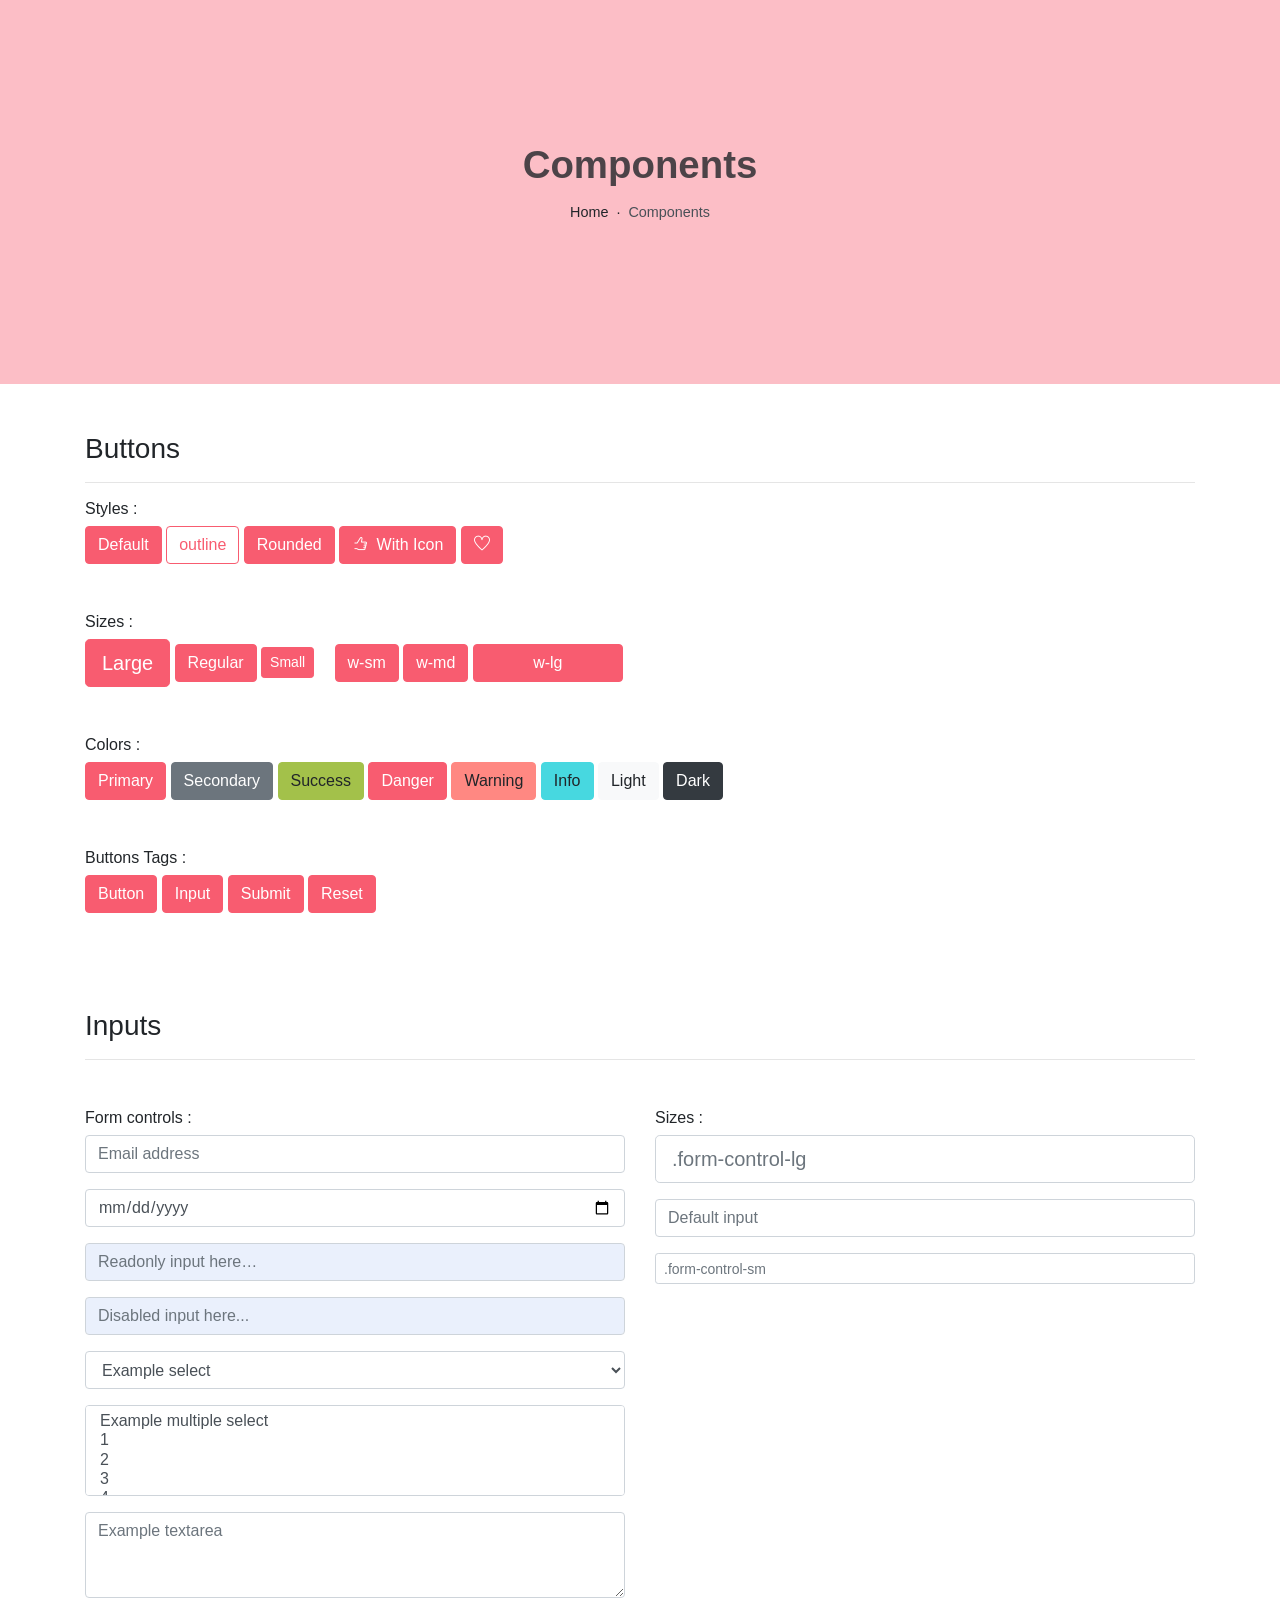
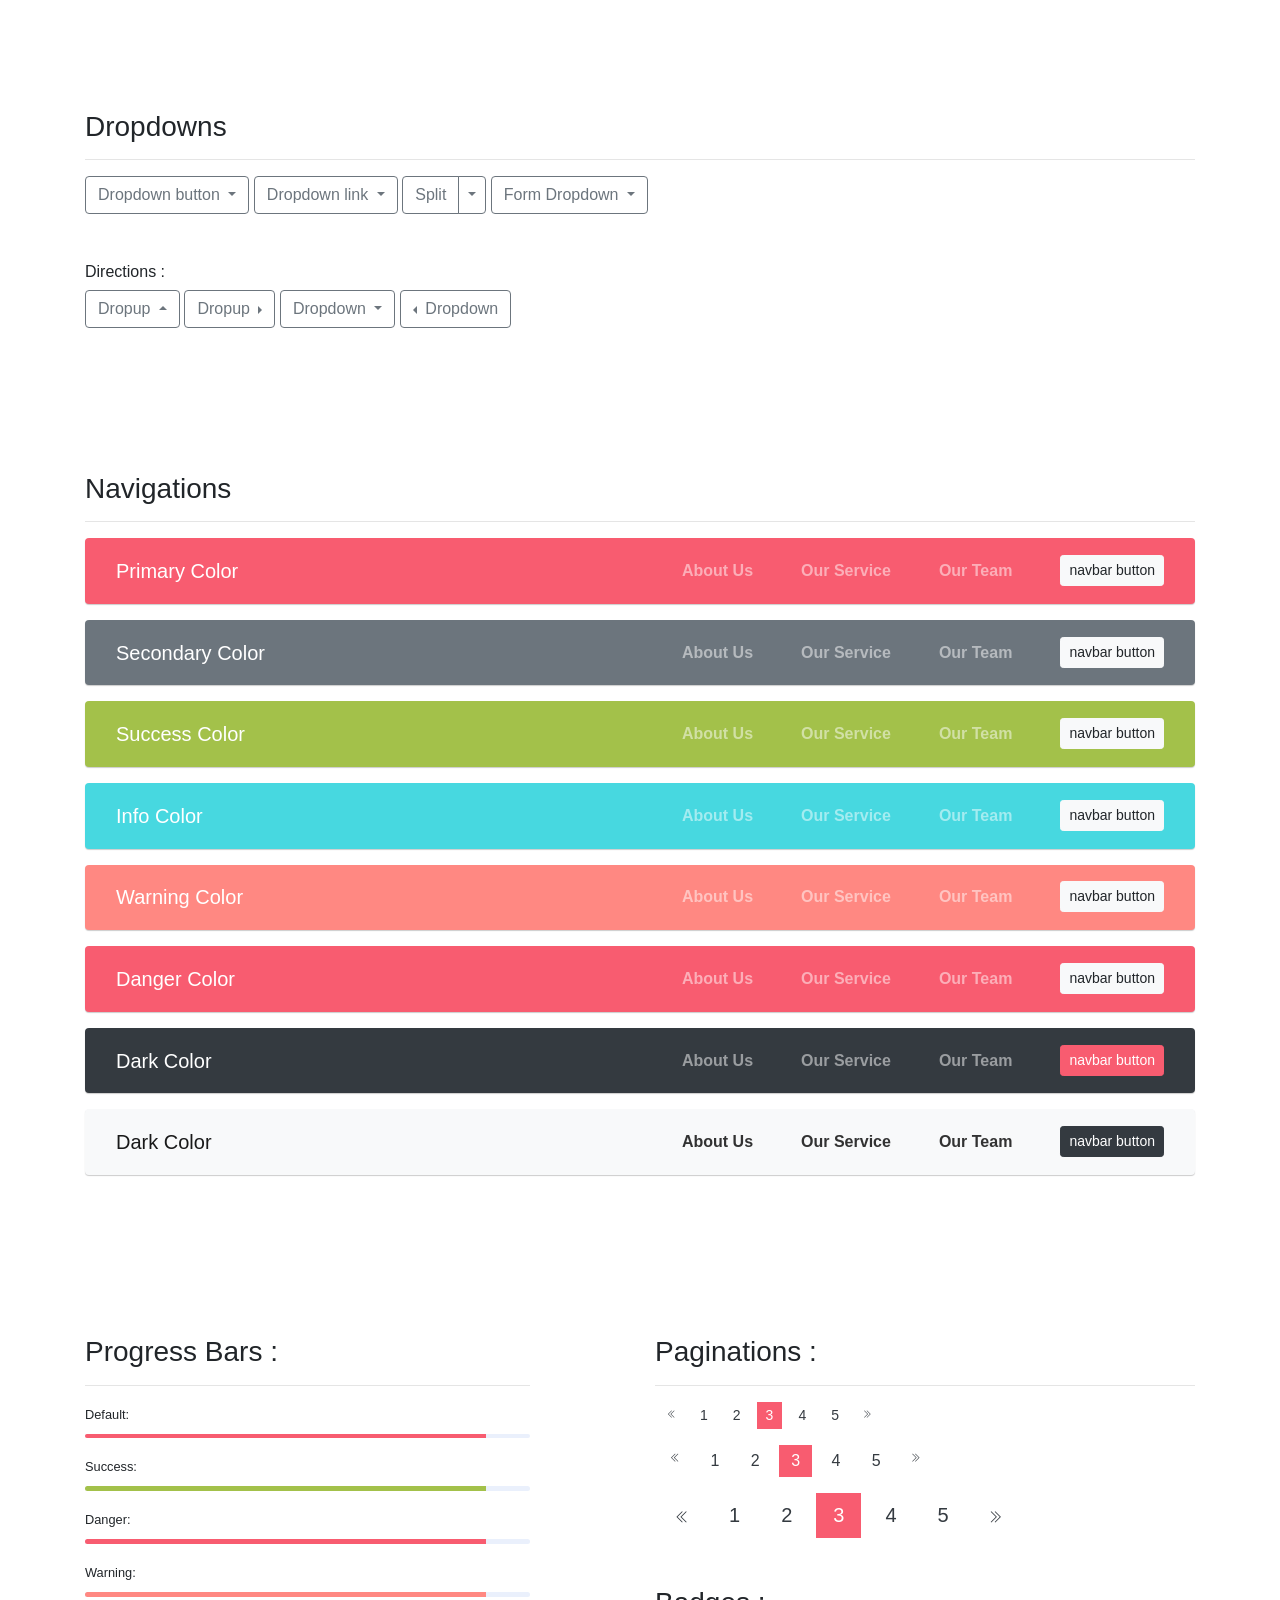
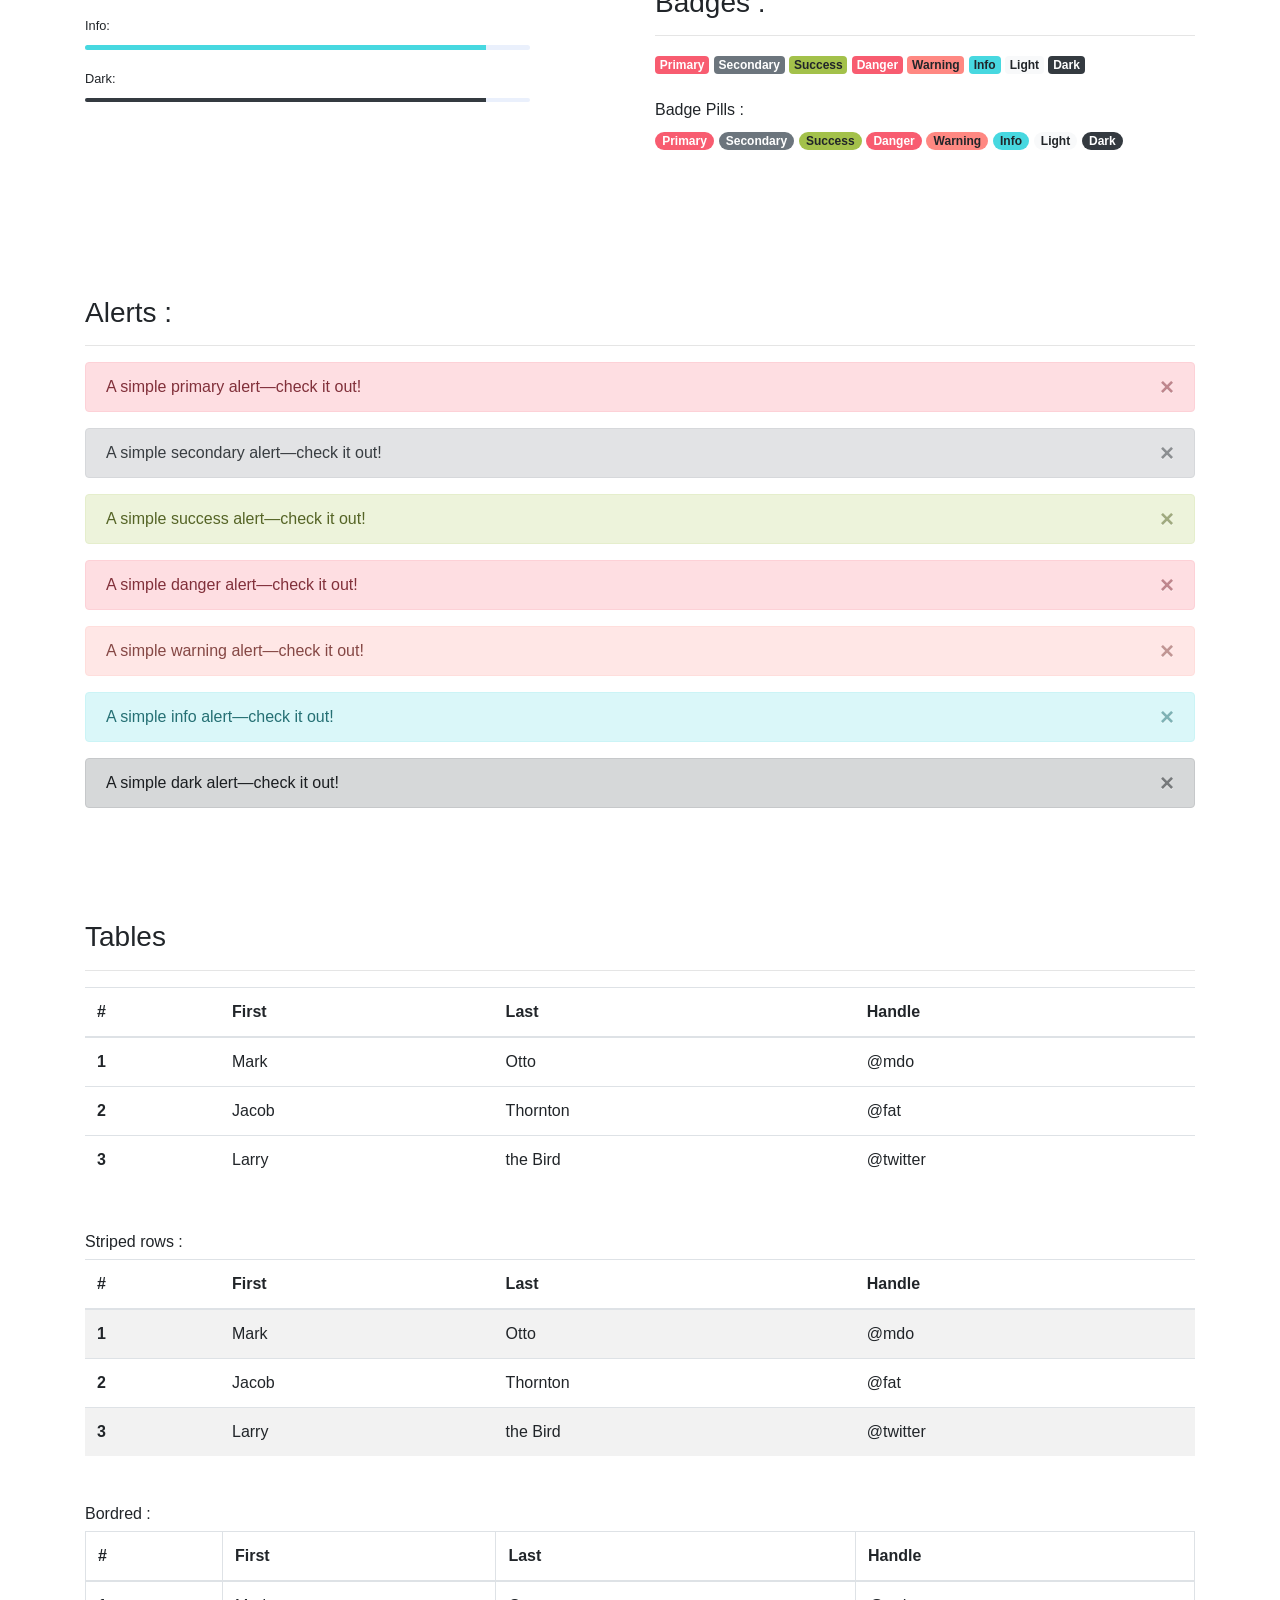
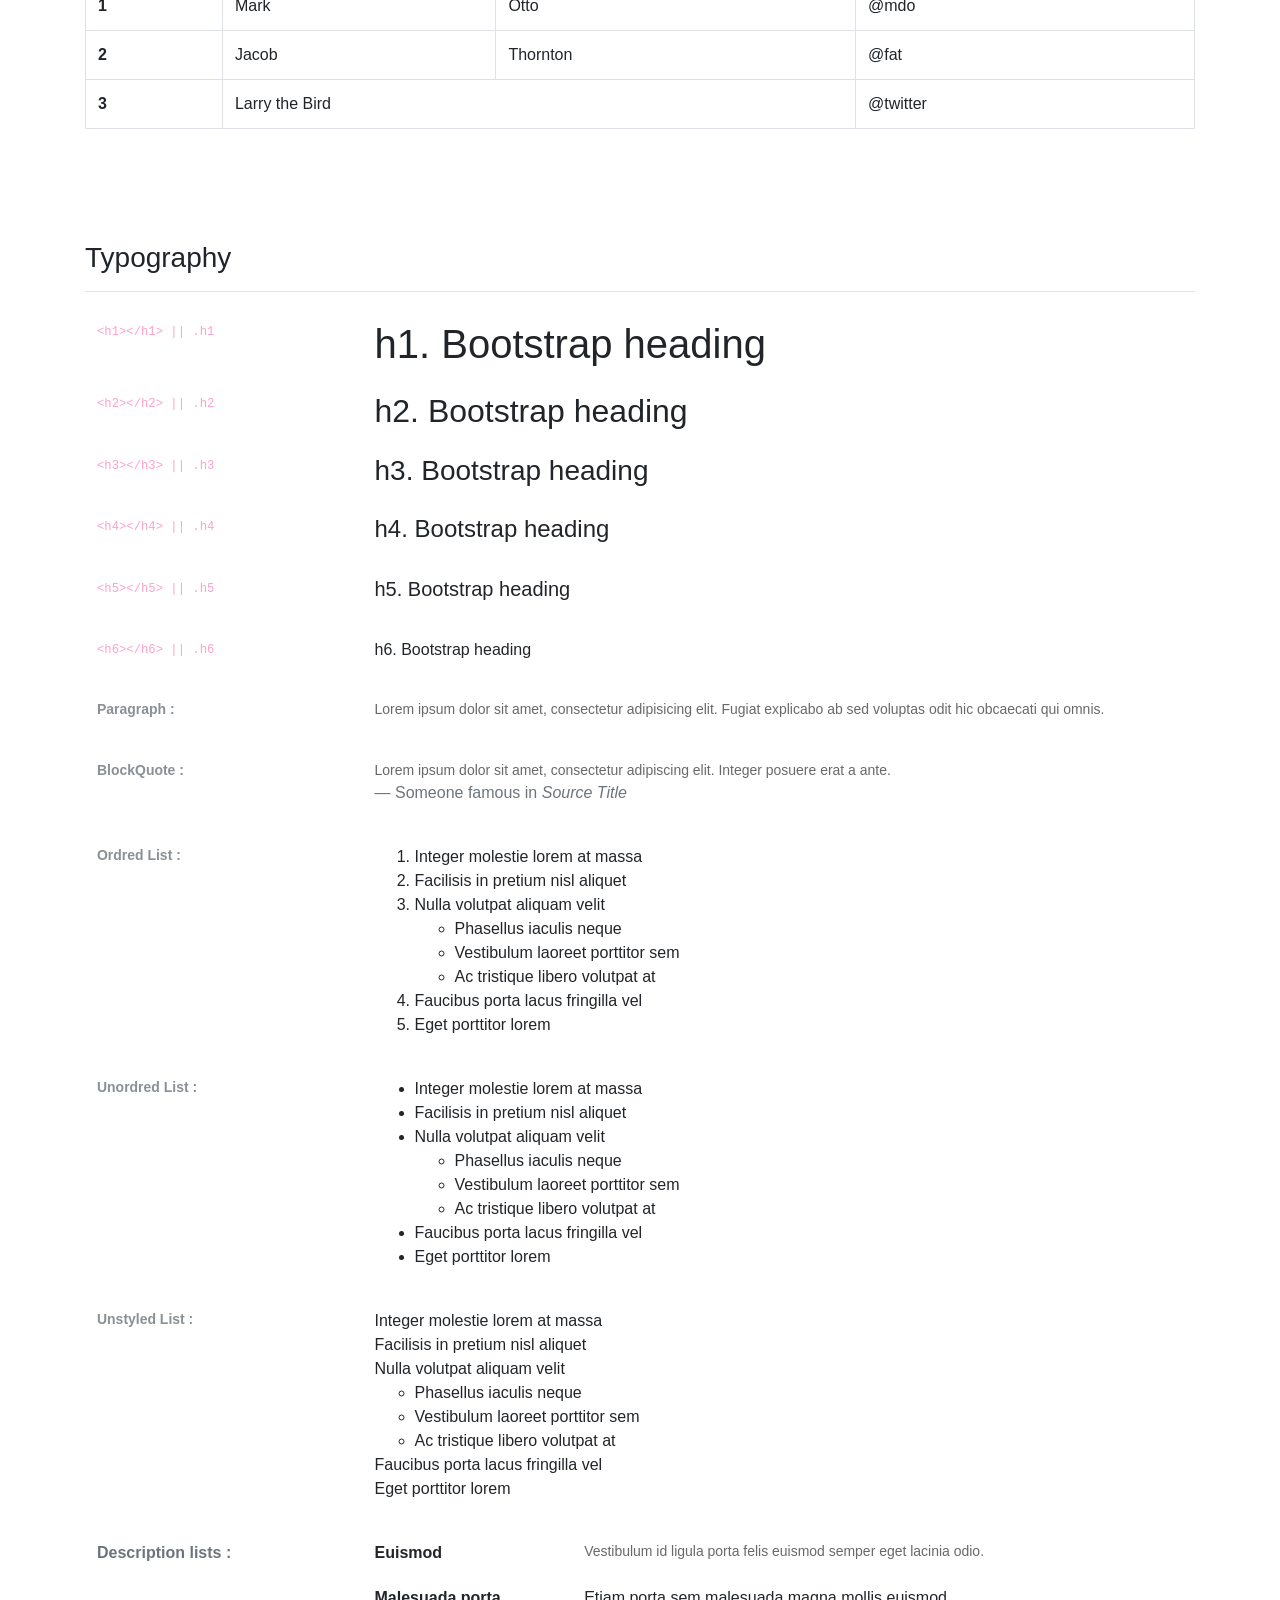
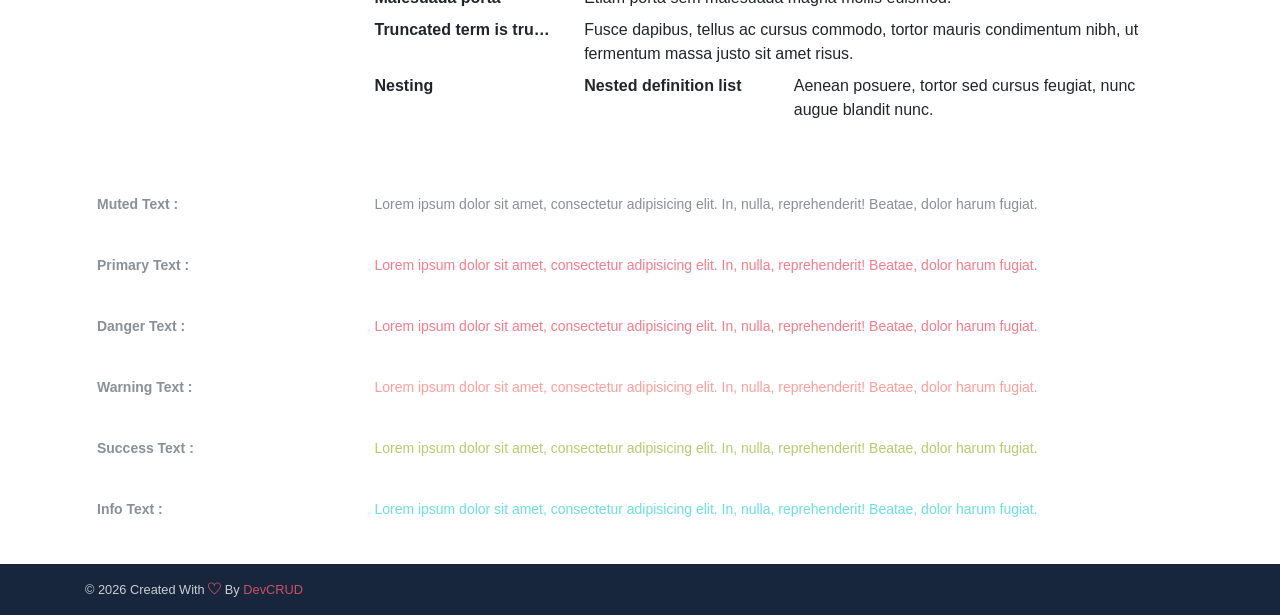
<file: components.html>
<!DOCTYPE html>
<html lang="en">
<head>
   <meta charset="utf-8">
   <meta name="viewport" content="width=device-width, initial-scale=1, shrink-to-fit=no">
   <meta name="description" content="Start your development with JohnDoe landing page.">
   <meta name="author" content="Devcrud">
   <title>JohnDoe Landing page | Components</title>
   <link rel="icon" href="assets/imgs/favicon.png" type="image/png">
   <!-- font icons -->
   <link rel="stylesheet" href="assets/vendors/themify-icons/css/themify-icons.css">
   <!-- Bootstrap + Steller  -->
   <link rel="stylesheet" href="assets/css/johndoe.css">
</head>
<body>

   <!-- Page Header -->
   <header class="header header-mini"> 
      <div class="header-title">Components</div> 
      <nav aria-label="breadcrumb">
         <ol class="breadcrumb">
            <li class="breadcrumb-item"><a href="/">Home</a></li>
            <li class="breadcrumb-item active" aria-current="page">Components</li>
         </ol>
      </nav>
   </header> <!-- End Of Page Header -->

   <!-- main content -->
   <div class="container">

      <!-- Buttons -->
      <h3 class="mt-5">Buttons</h3>
      <hr>
      <h6 class="section-secondary-title">Styles :</h6>
      <button class="btn btn-primary">Default</button>
      <button class="btn btn-outline-primary">outline</button>
      <button class="btn btn-primary rounded">Rounded</button>
      <button class="btn btn-primary rounded"><i class="ti-thumb-up pr-1"></i> With Icon</button>
      <button class="btn btn-primary circle"><i class="ti-heart"></i></button>

      <h6 class="section-secondary-title mt-5">Sizes :</h6>
      <button class="btn btn-primary btn-lg">Large</button>
      <button class="btn btn-primary ">Regular</button>
      <button class="btn btn-primary btn-sm">Small</button>
      <button class="btn btn-primary w-sm ml-3">w-sm</button>
      <button class="btn btn-primary w-md">w-md</button>
      <button class="btn btn-primary w-lg">w-lg</button>

      <h6 class="section-secondary-title mt-5">Colors :</h6>          
      <button type="button" class="btn btn-primary">Primary</button>
      <button type="button" class="btn btn-secondary">Secondary</button>
      <button type="button" class="btn btn-success">Success</button>
      <button type="button" class="btn btn-danger">Danger</button>
      <button type="button" class="btn btn-warning">Warning</button>
      <button type="button" class="btn btn-info">Info</button>
      <button type="button" class="btn btn-light">Light</button>
      <button type="button" class="btn btn-dark">Dark</button>

      <h6 class="section-secondary-title mt-5">Buttons Tags :</h6>
      <button class="btn btn-primary" type="submit">Button</button>
      <input class="btn btn-primary" type="button" value="Input">
      <input class="btn btn-primary" type="submit" value="Submit">
      <input class="btn btn-primary" type="reset" value="Reset">
      
      <!-- devider -->
      <div class="py-5"></div>

      <!-- Inputs -->
      <h3>Inputs</h3>
      <hr>
      <div class="row mt-5">
         <div class="col-md-6">
            <h6 class="section-secondary-title">Form controls :</h6>        
            <div class="form-group">
               <input type="email" class="form-control" id="exampleFormControlInput1" placeholder="Email address">
            </div>
            <div class="form-group">
               <input type="date" class="form-control" id="exampleFormControlInput1" placeholder="Date">
            </div>
            <div class="form-group">
               <input class="form-control" type="text" placeholder="Readonly input here…" readonly>
            </div>
            <div class="form-group">
               <input class="form-control" id="disabledInput" type="text" placeholder="Disabled input here..." disabled>
            </div>
            <div class="form-group">
               <select class="form-control" id="exampleFormControlSelect1">
                  <option>Example select</option>
                  <option>1</option>
                  <option>2</option>
                  <option>3</option>
                  <option>4</option>
                  <option>5</option>
               </select>
            </div>
            <div class="form-group">
               <select multiple class="form-control" id="exampleFormControlSelect2">
                  <option>Example multiple select</option>
                  <option>1</option>
                  <option>2</option>
                  <option>3</option>
                  <option>4</option>
                  <option>5</option>
               </select>
            </div>
            <div class="form-group">
               <textarea class="form-control" id="exampleFormControlTextarea1" rows="3" placeholder="Example textarea"></textarea>
            </div>
         </div>
         <div class="col-md-6">
            <h6 class="section-secondary-title">Sizes :</h6>    
            <div class="form-group">
               <input class="form-control form-control-lg" type="text" placeholder=".form-control-lg">             
            </div>
            <div class="form-group">
               <input class="form-control" type="text" placeholder="Default input">
            </div>
            <div class="form-group">
               <input class="form-control form-control-sm" type="text" placeholder=".form-control-sm"> 
            </div>
         </div>
      </div> <!-- end of inputs -->   

      <!-- devider -->
      <div class="py-5"></div>             

      <!-- Dropdowns -->
      <h3 class="components-section-title font-weight-normal">Dropdowns</h3>
      <hr>
      <div class="dropdown d-inline-block">
         <button class="btn btn-outline-secondary dropdown-toggle" type="button" id="dropdownMenuButton" data-toggle="dropdown" aria-haspopup="true" aria-expanded="false">
         Dropdown button
         </button>
         <div class="dropdown-menu" aria-labelledby="dropdownMenuButton">
         <a class="dropdown-item" href="#">Action</a>
         <a class="dropdown-item" href="#">Another action</a>
         <a class="dropdown-item" href="#">Something else here</a>
         </div>
      </div>
      <div class="dropdown d-inline-block">
         <a class="btn btn-outline-secondary dropdown-toggle" href="#" role="button" id="dropdownMenuLink" data-toggle="dropdown" aria-haspopup="true" aria-expanded="false">
            Dropdown link
         </a>
         <div class="dropdown-menu" aria-labelledby="dropdownMenuLink">
            <a class="dropdown-item" href="#">Action</a>
            <a class="dropdown-item" href="#">Another action</a>
            <a class="dropdown-item" href="#">Something else here</a>
         </div>
      </div>
      <div class="btn-group">
         <button type="button" class="btn btn-outline-secondary">Split</button>
         <button type="button" class="btn btn-outline-secondary dropdown-toggle dropdown-toggle-split" data-toggle="dropdown" aria-haspopup="true" aria-expanded="false">
         <span class="sr-only">Toggle Dropdown</span>
         </button>
         <div class="dropdown-menu">
            <a class="dropdown-item" href="#">Action</a>
            <a class="dropdown-item" href="#">Another action</a>
            <a class="dropdown-item" href="#">Something else here</a>
            <div class="dropdown-divider"></div>
            <a class="dropdown-item" href="#">Separated link</a>
         </div>
      </div>
      <div class="btn-group">
         <button class="btn btn-outline-secondary dropdown-toggle" type="button" id="dropdownMenuButton" data-toggle="dropdown" aria-haspopup="true" aria-expanded="false">
            Form Dropdown
         </button>
         <div class="dropdown-menu form">
            <form class="px-4 py-3">
               <div class="form-group">
                  <input type="email" class="form-control" id="exampleDropdownFormEmail1" placeholder="email@example.com">
               </div>
               <div class="form-group">
                  <input type="password" class="form-control" id="exampleDropdownFormPassword1" placeholder="Password">
               </div>
               <div class="form-check mb-3">
                  <input type="checkbox" class="form-check-input" id="dropdownCheck">
                  <label class="form-check-label" for="dropdownCheck">
                     Remember me
                  </label>
               </div>
               <button type="submit" class="btn btn-primary btn-block">Sign in</button>
            </form>
            <div class="dropdown-divider"></div>
            <a class="dropdown-item" href="#"><small>New around here? Sign up</small></a>
            <a class="dropdown-item" href="#"><small>Forgot password?</small></a>
         </div>
      </div>       
      <h6 class="section-secondary-title mt-5">Directions :</h6>  
      <div class="btn-group dropup">
         <button type="button" class="btn btn-outline-secondary dropdown-toggle" data-toggle="dropdown" aria-haspopup="true" aria-expanded="false">
            Dropup
         </button>
         <div class="dropdown-menu">
            <a class="dropdown-item" href="#">Action</a>
            <a class="dropdown-item" href="#">Another action</a>
            <a class="dropdown-item" href="#">Something else here</a>
            <div class="dropdown-divider"></div>
            <a class="dropdown-item" href="#">Separated link</a>
         </div>
      </div>
      <div class="btn-group dropright">
         <button type="button" class="btn btn-outline-secondary dropdown-toggle" data-toggle="dropdown" aria-haspopup="true" aria-expanded="false">
            Dropup
         </button>
         <div class="dropdown-menu">
            <a class="dropdown-item" href="#">Action</a>
            <a class="dropdown-item" href="#">Another action</a>
            <a class="dropdown-item" href="#">Something else here</a>
            <div class="dropdown-divider"></div>
            <a class="dropdown-item" href="#">Separated link</a>
         </div>
      </div>
      <div class="btn-group">
         <button type="button" class="btn btn-outline-secondary dropdown-toggle" data-toggle="dropdown" aria-haspopup="true" aria-expanded="false">
            Dropdown
         </button>
         <div class="dropdown-menu">
            <a class="dropdown-item" href="#">Action</a>
            <a class="dropdown-item" href="#">Another action</a>
            <a class="dropdown-item" href="#">Something else here</a>
            <div class="dropdown-divider"></div>
            <a class="dropdown-item" href="#">Separated link</a>
         </div>
      </div>
      <div class="btn-group dropleft">
         <button type="button" class="btn btn-outline-secondary dropdown-toggle" data-toggle="dropdown" aria-haspopup="true" aria-expanded="false">
            Dropdown
         </button>
         <div class="dropdown-menu">
            <a class="dropdown-item" href="#">Action</a>
            <a class="dropdown-item" href="#">Another action</a>
            <a class="dropdown-item" href="#">Something else here</a>
            <div class="dropdown-divider"></div>
            <a class="dropdown-item" href="#">Separated link</a>
         </div>
      </div> <!-- end of Dropdowns -->  

      <!-- devider -->
      <div class="py-5"></div>   

      <!-- navbars -->
      <h3 class="components-section-title font-weight-normal mt-5">Navigations</h3>
      <hr>
      <nav class="navbar navbar-expand-sm navbar-dark bg-primary rounded shadow mb-3">
         <div class="container">
            <a class="navbar-brand" href="#">Primary Color</a>
            <button class="navbar-toggler ml-auto" type="button" data-toggle="collapse" data-target="#navbarSupportedContent" aria-controls="navbarSupportedContent" aria-expanded="false" aria-label="Toggle navigation">
            <span class="navbar-toggler-icon"></span>
            </button>
            <div class="collapse navbar-collapse" id="navbarSupportedContent">
               <ul class="navbar-nav ml-auto"> 
                  <li class="nav-item">
                     <a class="nav-link" href="#about">About Us</a>
                  </li>
                  <li class="nav-item">
                     <a class="nav-link" href="#service">Our Service</a>
                  </li>
                  <li class="nav-item">
                     <a class="nav-link" href="#team">Our Team</a>
                  </li>
                  <li class="nav-item">
                     <a href="#book-table" class="ml-4 mt-1 btn btn-light btn-sm">navbar button</a>
                  </li>
               </ul>                       
            </div>
         </div>
      </nav>
      <nav class="navbar navbar-expand-sm navbar-dark bg-secondary rounded shadow mb-3">
         <div class="container">
            <a class="navbar-brand" href="#">Secondary Color</a>
            <button class="navbar-toggler ml-auto" type="button" data-toggle="collapse" data-target="#navbarSupportedContent" aria-controls="navbarSupportedContent" aria-expanded="false" aria-label="Toggle navigation">
            <span class="navbar-toggler-icon"></span>
            </button>
            <div class="collapse navbar-collapse" id="navbarSupportedContent">
               <ul class="navbar-nav ml-auto"> 
                  <li class="nav-item">
                     <a class="nav-link" href="#about">About Us</a>
                  </li>
                  <li class="nav-item">
                     <a class="nav-link" href="#service">Our Service</a>
                  </li>
                  <li class="nav-item">
                     <a class="nav-link" href="#team">Our Team</a>
                  </li>
                  <li class="nav-item">
                     <a href="#book-table" class="ml-4 mt-1 btn btn-light btn-sm">navbar button</a>
                  </li>
               </ul>                       
            </div>
         </div>
      </nav>
      <nav class="navbar navbar-expand-sm navbar-dark bg-success rounded shadow mb-3">
         <div class="container">
            <a class="navbar-brand" href="#">Success Color</a>
            <button class="navbar-toggler ml-auto" type="button" data-toggle="collapse" data-target="#navbarSupportedContent" aria-controls="navbarSupportedContent" aria-expanded="false" aria-label="Toggle navigation">
            <span class="navbar-toggler-icon"></span>
            </button>
            <div class="collapse navbar-collapse" id="navbarSupportedContent">
               <ul class="navbar-nav ml-auto"> 
                  <li class="nav-item">
                     <a class="nav-link" href="#about">About Us</a>
                  </li>
                  <li class="nav-item">
                     <a class="nav-link" href="#service">Our Service</a>
                  </li>
                  <li class="nav-item">
                     <a class="nav-link" href="#team">Our Team</a>
                  </li>
                  <li class="nav-item">
                     <a href="#book-table" class="ml-4 mt-1 btn btn-light btn-sm">navbar button</a>
                  </li>
               </ul>                       
            </div>
         </div>
      </nav>
      <nav class="navbar navbar-expand-sm navbar-dark bg-info rounded shadow mb-3">
         <div class="container">
            <a class="navbar-brand" href="#">Info Color</a>
            <button class="navbar-toggler ml-auto" type="button" data-toggle="collapse" data-target="#navbarSupportedContent" aria-controls="navbarSupportedContent" aria-expanded="false" aria-label="Toggle navigation">
            <span class="navbar-toggler-icon"></span>
            </button>
            <div class="collapse navbar-collapse" id="navbarSupportedContent">
               <ul class="navbar-nav ml-auto"> 
                  <li class="nav-item">
                     <a class="nav-link" href="#about">About Us</a>
                  </li>
                  <li class="nav-item">
                     <a class="nav-link" href="#service">Our Service</a>
                  </li>
                  <li class="nav-item">
                     <a class="nav-link" href="#team">Our Team</a>
                  </li>
                  <li class="nav-item">
                     <a href="#book-table" class="ml-4 mt-1 btn btn-light btn-sm">navbar button</a>
                  </li>
               </ul>                       
            </div>
         </div>
      </nav>
      <nav class="navbar navbar-expand-sm navbar-dark bg-warning rounded shadow mb-3">
         <div class="container">
            <a class="navbar-brand" href="#">Warning Color</a>
            <button class="navbar-toggler ml-auto" type="button" data-toggle="collapse" data-target="#navbarSupportedContent" aria-controls="navbarSupportedContent" aria-expanded="false" aria-label="Toggle navigation">
            <span class="navbar-toggler-icon"></span>
            </button>
            <div class="collapse navbar-collapse" id="navbarSupportedContent">
               <ul class="navbar-nav ml-auto"> 
                  <li class="nav-item">
                     <a class="nav-link" href="#about">About Us</a>
                  </li>
                  <li class="nav-item">
                     <a class="nav-link" href="#service">Our Service</a>
                  </li>
                  <li class="nav-item">
                     <a class="nav-link" href="#team">Our Team</a>
                  </li>
                  <li class="nav-item">
                     <a href="#book-table" class="ml-4 mt-1 btn btn-light btn-sm">navbar button</a>
                  </li>
               </ul>                       
            </div>
         </div>
      </nav>
      <nav class="navbar navbar-expand-sm navbar-dark bg-danger rounded shadow mb-3">
         <div class="container">
            <a class="navbar-brand" href="#">Danger Color</a>
            <button class="navbar-toggler ml-auto" type="button" data-toggle="collapse" data-target="#navbarSupportedContent" aria-controls="navbarSupportedContent" aria-expanded="false" aria-label="Toggle navigation">
            <span class="navbar-toggler-icon"></span>
            </button>
            <div class="collapse navbar-collapse" id="navbarSupportedContent">
               <ul class="navbar-nav ml-auto"> 
                  <li class="nav-item">
                     <a class="nav-link" href="#about">About Us</a>
                  </li>
                  <li class="nav-item">
                     <a class="nav-link" href="#service">Our Service</a>
                  </li>
                  <li class="nav-item">
                     <a class="nav-link" href="#team">Our Team</a>
                  </li>
                  <li class="nav-item">
                     <a href="#book-table" class="ml-4 mt-1 btn btn-light btn-sm">navbar button</a>
                  </li>
               </ul>                       
            </div>
         </div>
      </nav>
      <nav class="navbar navbar-expand-sm navbar-dark bg-dark rounded shadow mb-3">
         <div class="container">
            <a class="navbar-brand" href="#">Dark Color</a>
            <button class="navbar-toggler ml-auto" type="button" data-toggle="collapse" data-target="#navbarSupportedContent" aria-controls="navbarSupportedContent" aria-expanded="false" aria-label="Toggle navigation">
            <span class="navbar-toggler-icon"></span>
            </button>
            <div class="collapse navbar-collapse" id="navbarSupportedContent">
               <ul class="navbar-nav ml-auto"> 
                  <li class="nav-item">
                     <a class="nav-link" href="#about">About Us</a>
                  </li>
                  <li class="nav-item">
                     <a class="nav-link" href="#service">Our Service</a>
                  </li>
                  <li class="nav-item">
                     <a class="nav-link" href="#team">Our Team</a>
                  </li>
                  <li class="nav-item">
                     <a href="#book-table" class="ml-4 mt-1 btn btn-primary btn-sm">navbar button</a>
                  </li>
               </ul>                       
            </div>
         </div>
      </nav>
      <nav class="navbar navbar-expand-sm navbar-light bg-light rounded shadow mb-3">
         <div class="container">
            <a class="navbar-brand" href="#">Dark Color</a>
            <button class="navbar-toggler ml-auto" type="button" data-toggle="collapse" data-target="#navbarSupportedContent" aria-controls="navbarSupportedContent" aria-expanded="false" aria-label="Toggle navigation">
            <span class="navbar-toggler-icon"></span>
            </button>
            <div class="collapse navbar-collapse" id="navbarSupportedContent">
               <ul class="navbar-nav ml-auto"> 
                  <li class="nav-item">
                     <a class="nav-link" href="#about">About Us</a>
                  </li>
                  <li class="nav-item">
                     <a class="nav-link" href="#service">Our Service</a>
                  </li>
                  <li class="nav-item">
                     <a class="nav-link" href="#team">Our Team</a>
                  </li>
                  <li class="nav-item">
                     <a href="#book-table" class="ml-4 mt-1 btn btn-dark btn-sm">navbar button</a>
                  </li>
               </ul>                       
            </div>
         </div>
      </nav>
      <!-- End of navbars -->

      <!-- devider -->
      <div class="py-5"></div>   
      
      <!-- progress bars -->
      <div class="row justify-content-between">
         <div class="col-md-5">
            <h3 class="components-section-title font-weight-normal mt-5">Progress Bars :</h3>
            <hr>
            <small>Default: </small>
            <div class="progress mt-2 mb-3">
               <div class="progress-bar" role="progressbar" style="width: 90%" aria-valuenow="25" aria-valuemin="0" aria-valuemax="100"></div>
            </div>
            <small>Success:</small>
            <div class="progress mt-2 mb-3">
               <div class="progress-bar bg-success" role="progressbar" style="width: 90%" aria-valuenow="25" aria-valuemin="0" aria-valuemax="100"></div>
            </div>
            <small>Danger:</small>
            <div class="progress mt-2 mb-3">
               <div class="progress-bar bg-danger" role="progressbar" style="width: 90%" aria-valuenow="25" aria-valuemin="0" aria-valuemax="100"></div>
            </div>
            <small>Warning:</small>
            <div class="progress mt-2 mb-3">
               <div class="progress-bar bg-warning" role="progressbar" style="width: 90%" aria-valuenow="25" aria-valuemin="0" aria-valuemax="100"></div>
            </div>
            <small>Info:</small>
            <div class="progress mt-2 mb-3">
               <div class="progress-bar bg-info" role="progressbar" style="width: 90%" aria-valuenow="25" aria-valuemin="0" aria-valuemax="100"></div>
            </div>
            <small>Dark:</small>
            <div class="progress mt-2 mb-3">
               <div class="progress-bar bg-dark" role="progressbar" style="width: 90%" aria-valuenow="25" aria-valuemin="0" aria-valuemax="100"></div>
            </div>
         </div>
         <div class="col-md-6">
            <h3 class="components-section-title font-weight-normal mt-5">Paginations :</h3>
            <hr>
            <nav aria-label="Page navigation example">
               <ul class="pagination pagination-sm">
                  <li class="page-item"><a class="page-link" href="#"><i class="ti-angle-double-left"></i></a></li>
                  <li class="page-item"><a class="page-link" href="#">1</a></li>
                  <li class="page-item"><a class="page-link" href="#">2</a></li>
                  <li class="page-item active"><a class="page-link" href="#">3</a></li>
                  <li class="page-item"><a class="page-link" href="#">4</a></li>
                  <li class="page-item"><a class="page-link" href="#">5</a></li>
                  <li class="page-item"><a class="page-link" href="#"><i class="ti-angle-double-right"></i></a></li>
               </ul>
            </nav>
            <nav aria-label="Page navigation example">
               <ul class="pagination">
               <li class="page-item"><a class="page-link" href="#"><i class="ti-angle-double-left"></i></a></li>
                  <li class="page-item"><a class="page-link" href="#">1</a></li>
                  <li class="page-item"><a class="page-link" href="#">2</a></li>
                  <li class="page-item active"><a class="page-link" href="#">3</a></li>
                  <li class="page-item"><a class="page-link" href="#">4</a></li>
                  <li class="page-item"><a class="page-link" href="#">5</a></li>
                  <li class="page-item"><a class="page-link" href="#"><i class="ti-angle-double-right"></i></a></li>
               </ul>
            </nav>
            <nav aria-label="Page navigation example">
               <ul class="pagination pagination-lg">
                  <li class="page-item"><a class="page-link" href="#"><i class="ti-angle-double-left"></i></a></li>
                  <li class="page-item"><a class="page-link" href="#">1</a></li>
                  <li class="page-item"><a class="page-link" href="#">2</a></li>
                  <li class="page-item active"><a class="page-link" href="#">3</a></li>
                  <li class="page-item"><a class="page-link" href="#">4</a></li>
                  <li class="page-item"><a class="page-link" href="#">5</a></li>
                  <li class="page-item"><a class="page-link" href="#"><i class="ti-angle-double-right"></i></a></li>
               </ul>
            </nav>

            <!-- Badges -->
            <h3 class="components-section-title font-weight-normal mt-5">Badges :</h3>
            <hr>
            <span class="badge badge-primary">Primary</span>
            <span class="badge badge-secondary">Secondary</span>
            <span class="badge badge-success">Success</span>
            <span class="badge badge-danger">Danger</span>
            <span class="badge badge-warning">Warning</span>
            <span class="badge badge-info">Info</span>
            <span class="badge badge-light">Light</span>
            <span class="badge badge-dark">Dark</span>
            <h6 class="section-secondary-title mt-4 mb-2">Badge Pills :</h6>
            <span class="badge badge-pill badge-primary">Primary</span>
            <span class="badge badge-pill badge-secondary">Secondary</span>
            <span class="badge badge-pill badge-success">Success</span>
            <span class="badge badge-pill badge-danger">Danger</span>
            <span class="badge badge-pill badge-warning">Warning</span>
            <span class="badge badge-pill badge-info">Info</span>
            <span class="badge badge-pill badge-light">Light</span>
            <span class="badge badge-pill badge-dark">Dark</span>
         </div>
      </div> <!-- End of Progress bars -->

      <!-- devider -->
      <div class="py-5"></div>  

      <!-- Alerts -->
      <h3 class="components-section-title font-weight-normal mt-5">Alerts :</h3>
      <hr>
      <div class="alert alert-primary alert-dismissible fade show" role="alert">
         A simple primary alert—check it out!
         <button type="button" class="close" data-dismiss="alert" aria-label="Close">
            <span aria-hidden="true">&times;</span>
         </button>
      </div>
      <div class="alert alert-secondary alert-dismissible fade show" role="alert">
         A simple secondary alert—check it out!
         <button type="button" class="close" data-dismiss="alert" aria-label="Close">
            <span aria-hidden="true">&times;</span>
         </button>
      </div>
      <div class="alert alert-success alert-dismissible fade show" role="alert">
         A simple success alert—check it out!
         <button type="button" class="close" data-dismiss="alert" aria-label="Close">
            <span aria-hidden="true">&times;</span>
         </button>
      </div>
      <div class="alert alert-danger alert-dismissible fade show" role="alert">
         A simple danger alert—check it out!
         <button type="button" class="close" data-dismiss="alert" aria-label="Close">
            <span aria-hidden="true">&times;</span>
         </button>
      </div>
      <div class="alert alert-warning alert-dismissible fade show" role="alert">
         A simple warning alert—check it out!
         <button type="button" class="close" data-dismiss="alert" aria-label="Close">
            <span aria-hidden="true">&times;</span>
         </button>
      </div>
      <div class="alert alert-info alert-dismissible fade show" role="alert">
         A simple info alert—check it out!
         <button type="button" class="close" data-dismiss="alert" aria-label="Close">
            <span aria-hidden="true">&times;</span>
         </button>
      </div>
      <div class="alert alert-dark alert-dismissible fade show" role="alert">
         A simple dark alert—check it out!
         <button type="button" class="close" data-dismiss="alert" aria-label="Close">
            <span aria-hidden="true">&times;</span>
         </button>
      </div>
      <!-- end of alerts -->

      <!-- devider -->
      <div class="py-5"></div> 
   
      <!-- tables -->
      <h3 class="components-section-title">Tables</h3>
      <hr>
      <table class="table">
         <thead>
            <tr>
               <th scope="col">#</th>
               <th scope="col">First</th>
               <th scope="col">Last</th>
               <th scope="col">Handle</th>
            </tr>
         </thead>
         <tbody>
            <tr>
               <th scope="row">1</th>
               <td>Mark</td>
               <td>Otto</td>
               <td>@mdo</td>
            </tr>
            <tr>
               <th scope="row">2</th>
               <td>Jacob</td>
               <td>Thornton</td>
               <td>@fat</td>
            </tr>
            <tr>
               <th scope="row">3</th>
               <td>Larry</td>
               <td>the Bird</td>
               <td>@twitter</td>
            </tr>
         </tbody>
      </table>

      <h6 class="section-secondary-title mt-5">Striped rows :</h6>
      <table class="table table-striped">
         <thead>
            <tr>
               <th scope="col">#</th>
               <th scope="col">First</th>
               <th scope="col">Last</th>
               <th scope="col">Handle</th>
            </tr>
         </thead>
         <tbody>
            <tr>
               <th scope="row">1</th>
               <td>Mark</td>
               <td>Otto</td>
               <td>@mdo</td>
            </tr>
            <tr>
               <th scope="row">2</th>
               <td>Jacob</td>
               <td>Thornton</td>
               <td>@fat</td>
            </tr>
            <tr>
               <th scope="row">3</th>
               <td>Larry</td>
               <td>the Bird</td>
               <td>@twitter</td>
            </tr>
         </tbody>
      </table>

      <h6 class="section-secondary-title mt-5">Bordred :</h6>
      <table class="table table-bordered">
         <thead>
            <tr>
               <th scope="col">#</th>
               <th scope="col">First</th>
               <th scope="col">Last</th>
               <th scope="col">Handle</th>
            </tr>
         </thead>
         <tbody>
            <tr>
               <th scope="row">1</th>
               <td>Mark</td>
               <td>Otto</td>
               <td>@mdo</td>
            </tr>
            <tr>
               <th scope="row">2</th>
               <td>Jacob</td>
               <td>Thornton</td>
               <td>@fat</td>
            </tr>
            <tr>
               <th scope="row">3</th>
               <td colspan="2">Larry the Bird</td>
               <td>@twitter</td>
            </tr>
         </tbody>
      </table>
      <!-- end of tables -->

      <!-- devider -->
      <div class="py-5"></div> 

      <!-- typography -->
      <h3 class="components-section-title">Typography</h3>
      <hr>
     
      <table class="table table-borderless v-align-center">
         <tbody>
            <tr>
               <td>
                  <p><code class="highlighter-rouge">&lt;h1&gt;&lt;/h1&gt; || .h1</code></p>
               </td>
               <td class="w-75"><span class="h1">h1. Bootstrap heading</span></td>
            </tr>
            <tr>
               <td>
                  <p><code class="highlighter-rouge">&lt;h2&gt;&lt;/h2&gt; || .h2</code></p>
               </td>
               <td><span class="h2">h2. Bootstrap heading</span></td>
            </tr>
            <tr>
               <td>
                  <p><code class="highlighter-rouge">&lt;h3&gt;&lt;/h3&gt; || .h3</code></p>
               </td>
               <td><span class="h3">h3. Bootstrap heading</span></td>
            </tr>
            <tr>
               <td>
                  <p><code class="highlighter-rouge">&lt;h4&gt;&lt;/h4&gt; || .h4</code></p>
               </td>
               <td><span class="h4">h4. Bootstrap heading</span></td>
            </tr>
            <tr>
               <td>
                  <p><code class="highlighter-rouge">&lt;h5&gt;&lt;/h5&gt; || .h5</code></p>
               </td>
               <td><span class="h5">h5. Bootstrap heading</span></td>
            </tr>
            <tr>
               <td>
                  <p><code class="highlighter-rouge">&lt;h6&gt;&lt;/h6&gt; || .h6</code></p>
               </td>
               <td><span class="h6">h6. Bootstrap heading</span></td>
            </tr>
            <tr>
               <td>
                  <p class="font-weight-bold text-muted">Paragraph :</p>
               </td>
               <td><p>Lorem ipsum dolor sit amet, consectetur adipisicing elit. Fugiat explicabo ab sed voluptas odit hic obcaecati qui omnis.</p></td>
            </tr>
            <tr>
               <td>
                  <p class="font-weight-bold text-muted">BlockQuote :</p>
               </td>
               <td>
                  <blockquote class="blockquote">
                     <p class="mb-0">Lorem ipsum dolor sit amet, consectetur adipiscing elit. Integer posuere erat a ante.</p>
                     <footer class="blockquote-footer">Someone famous in <cite title="Source Title">Source Title</cite></footer>
                  </blockquote>
               </td>
            </tr>

            
            <tr>
               <td><p class="font-weight-bold text-muted">Ordred List :</p></td>
               <td>
                  <ol>
                     <li>Integer molestie lorem at massa</li>
                     <li>Facilisis in pretium nisl aliquet</li>
                     <li>Nulla volutpat aliquam velit
                        <ul>
                           <li>Phasellus iaculis neque</li>
                           <li>Vestibulum laoreet porttitor sem</li>
                           <li>Ac tristique libero volutpat at</li>
                        </ul>
                     </li>
                     <li>Faucibus porta lacus fringilla vel</li>
                     <li>Eget porttitor lorem</li>
                  </ol>
               </td>
            </tr>
            <tr>
               <td><p class="font-weight-bold text-muted">Unordred List :</p></td>
               <td>
                  <ul >
                     <li>Integer molestie lorem at massa</li>
                     <li>Facilisis in pretium nisl aliquet</li>
                     <li>Nulla volutpat aliquam velit
                        <ul>
                           <li>Phasellus iaculis neque</li>
                           <li>Vestibulum laoreet porttitor sem</li>
                           <li>Ac tristique libero volutpat at</li>
                        </ul>
                     </li>
                     <li>Faucibus porta lacus fringilla vel</li>
                     <li>Eget porttitor lorem</li>
                  </ul>
               </td>
            </tr>
            <tr>
               <td><p class="font-weight-bold text-muted">Unstyled List :</p></td>
               <td>
                  <ul class="list-unstyled">
                     <li>Integer molestie lorem at massa</li>
                     <li>Facilisis in pretium nisl aliquet</li>
                     <li>Nulla volutpat aliquam velit
                        <ul>
                           <li>Phasellus iaculis neque</li>
                           <li>Vestibulum laoreet porttitor sem</li>
                           <li>Ac tristique libero volutpat at</li>
                        </ul>
                     </li>
                     <li>Faucibus porta lacus fringilla vel</li>
                     <li>Eget porttitor lorem</li>
                  </ul>
               </td>
            </tr>
            <tr>
               <td class="font-weight-bold text-muted">Description lists : </td>
               <td>
                  <dl class="row">
                     <dt class="col-sm-3">Euismod</dt>
                     <dd class="col-sm-9">
                        <p>Vestibulum id ligula porta felis euismod semper eget lacinia odio.</p>
                     </dd>

                     <dt class="col-sm-3">Malesuada porta</dt>
                     <dd class="col-sm-9">Etiam porta sem malesuada magna mollis euismod.</dd>

                     <dt class="col-sm-3 text-truncate">Truncated term is truncated</dt>
                     <dd class="col-sm-9">Fusce dapibus, tellus ac cursus commodo, tortor mauris condimentum nibh, ut fermentum massa justo sit amet risus.</dd>

                     <dt class="col-sm-3">Nesting</dt>
                     <dd class="col-sm-9">
                        <dl class="row">
                           <dt class="col-sm-4">Nested definition list</dt>
                           <dd class="col-sm-8">Aenean posuere, tortor sed cursus feugiat, nunc augue blandit nunc.</dd>
                        </dl>
                     </dd>
                  </dl>
               </td>
            </tr>
            <tr>
               <td>
                  <p class="font-weight-bold text-muted">Muted Text :</p>
               </td>
               <td>
                  <p class="text-muted">Lorem ipsum dolor sit amet, consectetur adipisicing elit. In, nulla, reprehenderit! Beatae, dolor harum fugiat.</p>
               </td>
            </tr>
            <tr>
               <td>
                  <p class="font-weight-bold text-muted">Primary Text :</p>
               </td>
               <td>
                  <p class="text-primary">Lorem ipsum dolor sit amet, consectetur adipisicing elit. In, nulla, reprehenderit! Beatae, dolor harum fugiat.</p>
               </td>
            </tr>
            <tr>
               <td>
                  <p class="font-weight-bold text-muted">Danger Text :</p>
               </td>
               <td>
                  <p class="text-danger">Lorem ipsum dolor sit amet, consectetur adipisicing elit. In, nulla, reprehenderit! Beatae, dolor harum fugiat.</p>
               </td>
            </tr>
            <tr>
               <td>
                  <p class="font-weight-bold text-muted">Warning Text :</p>
               </td>
               <td>
                  <p class="text-warning">Lorem ipsum dolor sit amet, consectetur adipisicing elit. In, nulla, reprehenderit! Beatae, dolor harum fugiat.</p>
               </td>
            </tr>
            <tr>
               <td>
                  <p class="font-weight-bold text-muted">Success Text :</p>
               </td>
               <td>
                  <p class="text-success">Lorem ipsum dolor sit amet, consectetur adipisicing elit. In, nulla, reprehenderit! Beatae, dolor harum fugiat.</p>
               </td>
            </tr>
            <tr>
               <td>
                  <p class="font-weight-bold text-muted">Info Text :</p>
               </td>
               <td>
                  <p class="text-info">Lorem ipsum dolor sit amet, consectetur adipisicing elit. In, nulla, reprehenderit! Beatae, dolor harum fugiat.</p>
               </td>
            </tr>
         </tbody>
      </table>
   </div>
   <!-- end of typography -->

   <!-- Page Footer -->
   <footer class="footer py-3">
        <div class="container">
            <p class="small mb-0 text-light">
                &copy; <script>document.write(new Date().getFullYear())</script> Created With <i class="ti-heart text-danger"></i> By <a href="http://devcrud.com" target="_blank"><span class="text-danger" title="Bootstrap 4 Themes and Dashboards">DevCRUD</span></a> 
            </p>
        </div>
    </footer>
   <!-- End of Page Footer -->  
   
   <!-- core  -->
   <script src="assets/vendors/jquery/jquery-3.4.1.js"></script>
   <script src="assets/vendors/bootstrap/bootstrap.bundle.js"></script>

</body>
</html>
</file>
<file: assets/vendors/themify-icons/css/themify-icons.css>
@font-face {
	font-family: 'themify';
	src:url("../fonts/themify.eot?-fvbane");
	src:url("../fonts/themify.eot?#iefix-fvbane") format("embedded-opentype"),
		url("../fonts/themify.woff?-fvbane") format("woff"),
		url("../fonts/themify.ttf?-fvbane") format("truetype"),
		url("../fonts/themify.svg?-fvbane#themify") format("svg");
	font-weight: normal;
	font-style: normal;
}

[class^="ti-"], [class*=" ti-"] {
	font-family: 'themify';
	speak: none;
	font-style: normal;
	font-weight: normal;
	font-variant: normal;
	text-transform: none;
	line-height: 1;

	/* Better Font Rendering =========== */
	-webkit-font-smoothing: antialiased;
	-moz-osx-font-smoothing: grayscale;
}

.ti-wand:before {
	content: "\e600";
}
.ti-volume:before {
	content: "\e601";
}
.ti-user:before {
	content: "\e602";
}
.ti-unlock:before {
	content: "\e603";
}
.ti-unlink:before {
	content: "\e604";
}
.ti-trash:before {
	content: "\e605";
}
.ti-thought:before {
	content: "\e606";
}
.ti-target:before {
	content: "\e607";
}
.ti-tag:before {
	content: "\e608";
}
.ti-tablet:before {
	content: "\e609";
}
.ti-star:before {
	content: "\e60a";
}
.ti-spray:before {
	content: "\e60b";
}
.ti-signal:before {
	content: "\e60c";
}
.ti-shopping-cart:before {
	content: "\e60d";
}
.ti-shopping-cart-full:before {
	content: "\e60e";
}
.ti-settings:before {
	content: "\e60f";
}
.ti-search:before {
	content: "\e610";
}
.ti-zoom-in:before {
	content: "\e611";
}
.ti-zoom-out:before {
	content: "\e612";
}
.ti-cut:before {
	content: "\e613";
}
.ti-ruler:before {
	content: "\e614";
}
.ti-ruler-pencil:before {
	content: "\e615";
}
.ti-ruler-alt:before {
	content: "\e616";
}
.ti-bookmark:before {
	content: "\e617";
}
.ti-bookmark-alt:before {
	content: "\e618";
}
.ti-reload:before {
	content: "\e619";
}
.ti-plus:before {
	content: "\e61a";
}
.ti-pin:before {
	content: "\e61b";
}
.ti-pencil:before {
	content: "\e61c";
}
.ti-pencil-alt:before {
	content: "\e61d";
}
.ti-paint-roller:before {
	content: "\e61e";
}
.ti-paint-bucket:before {
	content: "\e61f";
}
.ti-na:before {
	content: "\e620";
}
.ti-mobile:before {
	content: "\e621";
}
.ti-minus:before {
	content: "\e622";
}
.ti-medall:before {
	content: "\e623";
}
.ti-medall-alt:before {
	content: "\e624";
}
.ti-marker:before {
	content: "\e625";
}
.ti-marker-alt:before {
	content: "\e626";
}
.ti-arrow-up:before {
	content: "\e627";
}
.ti-arrow-right:before {
	content: "\e628";
}
.ti-arrow-left:before {
	content: "\e629";
}
.ti-arrow-down:before {
	content: "\e62a";
}
.ti-lock:before {
	content: "\e62b";
}
.ti-location-arrow:before {
	content: "\e62c";
}
.ti-link:before {
	content: "\e62d";
}
.ti-layout:before {
	content: "\e62e";
}
.ti-layers:before {
	content: "\e62f";
}
.ti-layers-alt:before {
	content: "\e630";
}
.ti-key:before {
	content: "\e631";
}
.ti-import:before {
	content: "\e632";
}
.ti-image:before {
	content: "\e633";
}
.ti-heart:before {
	content: "\e634";
}
.ti-heart-broken:before {
	content: "\e635";
}
.ti-hand-stop:before {
	content: "\e636";
}
.ti-hand-open:before {
	content: "\e637";
}
.ti-hand-drag:before {
	content: "\e638";
}
.ti-folder:before {
	content: "\e639";
}
.ti-flag:before {
	content: "\e63a";
}
.ti-flag-alt:before {
	content: "\e63b";
}
.ti-flag-alt-2:before {
	content: "\e63c";
}
.ti-eye:before {
	content: "\e63d";
}
.ti-export:before {
	content: "\e63e";
}
.ti-exchange-vertical:before {
	content: "\e63f";
}
.ti-desktop:before {
	content: "\e640";
}
.ti-cup:before {
	content: "\e641";
}
.ti-crown:before {
	content: "\e642";
}
.ti-comments:before {
	content: "\e643";
}
.ti-comment:before {
	content: "\e644";
}
.ti-comment-alt:before {
	content: "\e645";
}
.ti-close:before {
	content: "\e646";
}
.ti-clip:before {
	content: "\e647";
}
.ti-angle-up:before {
	content: "\e648";
}
.ti-angle-right:before {
	content: "\e649";
}
.ti-angle-left:before {
	content: "\e64a";
}
.ti-angle-down:before {
	content: "\e64b";
}
.ti-check:before {
	content: "\e64c";
}
.ti-check-box:before {
	content: "\e64d";
}
.ti-camera:before {
	content: "\e64e";
}
.ti-announcement:before {
	content: "\e64f";
}
.ti-brush:before {
	content: "\e650";
}
.ti-briefcase:before {
	content: "\e651";
}
.ti-bolt:before {
	content: "\e652";
}
.ti-bolt-alt:before {
	content: "\e653";
}
.ti-blackboard:before {
	content: "\e654";
}
.ti-bag:before {
	content: "\e655";
}
.ti-move:before {
	content: "\e656";
}
.ti-arrows-vertical:before {
	content: "\e657";
}
.ti-arrows-horizontal:before {
	content: "\e658";
}
.ti-fullscreen:before {
	content: "\e659";
}
.ti-arrow-top-right:before {
	content: "\e65a";
}
.ti-arrow-top-left:before {
	content: "\e65b";
}
.ti-arrow-circle-up:before {
	content: "\e65c";
}
.ti-arrow-circle-right:before {
	content: "\e65d";
}
.ti-arrow-circle-left:before {
	content: "\e65e";
}
.ti-arrow-circle-down:before {
	content: "\e65f";
}
.ti-angle-double-up:before {
	content: "\e660";
}
.ti-angle-double-right:before {
	content: "\e661";
}
.ti-angle-double-left:before {
	content: "\e662";
}
.ti-angle-double-down:before {
	content: "\e663";
}
.ti-zip:before {
	content: "\e664";
}
.ti-world:before {
	content: "\e665";
}
.ti-wheelchair:before {
	content: "\e666";
}
.ti-view-list:before {
	content: "\e667";
}
.ti-view-list-alt:before {
	content: "\e668";
}
.ti-view-grid:before {
	content: "\e669";
}
.ti-uppercase:before {
	content: "\e66a";
}
.ti-upload:before {
	content: "\e66b";
}
.ti-underline:before {
	content: "\e66c";
}
.ti-truck:before {
	content: "\e66d";
}
.ti-timer:before {
	content: "\e66e";
}
.ti-ticket:before {
	content: "\e66f";
}
.ti-thumb-up:before {
	content: "\e670";
}
.ti-thumb-down:before {
	content: "\e671";
}
.ti-text:before {
	content: "\e672";
}
.ti-stats-up:before {
	content: "\e673";
}
.ti-stats-down:before {
	content: "\e674";
}
.ti-split-v:before {
	content: "\e675";
}
.ti-split-h:before {
	content: "\e676";
}
.ti-smallcap:before {
	content: "\e677";
}
.ti-shine:before {
	content: "\e678";
}
.ti-shift-right:before {
	content: "\e679";
}
.ti-shift-left:before {
	content: "\e67a";
}
.ti-shield:before {
	content: "\e67b";
}
.ti-notepad:before {
	content: "\e67c";
}
.ti-server:before {
	content: "\e67d";
}
.ti-quote-right:before {
	content: "\e67e";
}
.ti-quote-left:before {
	content: "\e67f";
}
.ti-pulse:before {
	content: "\e680";
}
.ti-printer:before {
	content: "\e681";
}
.ti-power-off:before {
	content: "\e682";
}
.ti-plug:before {
	content: "\e683";
}
.ti-pie-chart:before {
	content: "\e684";
}
.ti-paragraph:before {
	content: "\e685";
}
.ti-panel:before {
	content: "\e686";
}
.ti-package:before {
	content: "\e687";
}
.ti-music:before {
	content: "\e688";
}
.ti-music-alt:before {
	content: "\e689";
}
.ti-mouse:before {
	content: "\e68a";
}
.ti-mouse-alt:before {
	content: "\e68b";
}
.ti-money:before {
	content: "\e68c";
}
.ti-microphone:before {
	content: "\e68d";
}
.ti-menu:before {
	content: "\e68e";
}
.ti-menu-alt:before {
	content: "\e68f";
}
.ti-map:before {
	content: "\e690";
}
.ti-map-alt:before {
	content: "\e691";
}
.ti-loop:before {
	content: "\e692";
}
.ti-location-pin:before {
	content: "\e693";
}
.ti-list:before {
	content: "\e694";
}
.ti-light-bulb:before {
	content: "\e695";
}
.ti-Italic:before {
	content: "\e696";
}
.ti-info:before {
	content: "\e697";
}
.ti-infinite:before {
	content: "\e698";
}
.ti-id-badge:before {
	content: "\e699";
}
.ti-hummer:before {
	content: "\e69a";
}
.ti-home:before {
	content: "\e69b";
}
.ti-help:before {
	content: "\e69c";
}
.ti-headphone:before {
	content: "\e69d";
}
.ti-harddrives:before {
	content: "\e69e";
}
.ti-harddrive:before {
	content: "\e69f";
}
.ti-gift:before {
	content: "\e6a0";
}
.ti-game:before {
	content: "\e6a1";
}
.ti-filter:before {
	content: "\e6a2";
}
.ti-files:before {
	content: "\e6a3";
}
.ti-file:before {
	content: "\e6a4";
}
.ti-eraser:before {
	content: "\e6a5";
}
.ti-envelope:before {
	content: "\e6a6";
}
.ti-download:before {
	content: "\e6a7";
}
.ti-direction:before {
	content: "\e6a8";
}
.ti-direction-alt:before {
	content: "\e6a9";
}
.ti-dashboard:before {
	content: "\e6aa";
}
.ti-control-stop:before {
	content: "\e6ab";
}
.ti-control-shuffle:before {
	content: "\e6ac";
}
.ti-control-play:before {
	content: "\e6ad";
}
.ti-control-pause:before {
	content: "\e6ae";
}
.ti-control-forward:before {
	content: "\e6af";
}
.ti-control-backward:before {
	content: "\e6b0";
}
.ti-cloud:before {
	content: "\e6b1";
}
.ti-cloud-up:before {
	content: "\e6b2";
}
.ti-cloud-down:before {
	content: "\e6b3";
}
.ti-clipboard:before {
	content: "\e6b4";
}
.ti-car:before {
	content: "\e6b5";
}
.ti-calendar:before {
	content: "\e6b6";
}
.ti-book:before {
	content: "\e6b7";
}
.ti-bell:before {
	content: "\e6b8";
}
.ti-basketball:before {
	content: "\e6b9";
}
.ti-bar-chart:before {
	content: "\e6ba";
}
.ti-bar-chart-alt:before {
	content: "\e6bb";
}
.ti-back-right:before {
	content: "\e6bc";
}
.ti-back-left:before {
	content: "\e6bd";
}
.ti-arrows-corner:before {
	content: "\e6be";
}
.ti-archive:before {
	content: "\e6bf";
}
.ti-anchor:before {
	content: "\e6c0";
}
.ti-align-right:before {
	content: "\e6c1";
}
.ti-align-left:before {
	content: "\e6c2";
}
.ti-align-justify:before {
	content: "\e6c3";
}
.ti-align-center:before {
	content: "\e6c4";
}
.ti-alert:before {
	content: "\e6c5";
}
.ti-alarm-clock:before {
	content: "\e6c6";
}
.ti-agenda:before {
	content: "\e6c7";
}
.ti-write:before {
	content: "\e6c8";
}
.ti-window:before {
	content: "\e6c9";
}
.ti-widgetized:before {
	content: "\e6ca";
}
.ti-widget:before {
	content: "\e6cb";
}
.ti-widget-alt:before {
	content: "\e6cc";
}
.ti-wallet:before {
	content: "\e6cd";
}
.ti-video-clapper:before {
	content: "\e6ce";
}
.ti-video-camera:before {
	content: "\e6cf";
}
.ti-vector:before {
	content: "\e6d0";
}
.ti-themify-logo:before {
	content: "\e6d1";
}
.ti-themify-favicon:before {
	content: "\e6d2";
}
.ti-themify-favicon-alt:before {
	content: "\e6d3";
}
.ti-support:before {
	content: "\e6d4";
}
.ti-stamp:before {
	content: "\e6d5";
}
.ti-split-v-alt:before {
	content: "\e6d6";
}
.ti-slice:before {
	content: "\e6d7";
}
.ti-shortcode:before {
	content: "\e6d8";
}
.ti-shift-right-alt:before {
	content: "\e6d9";
}
.ti-shift-left-alt:before {
	content: "\e6da";
}
.ti-ruler-alt-2:before {
	content: "\e6db";
}
.ti-receipt:before {
	content: "\e6dc";
}
.ti-pin2:before {
	content: "\e6dd";
}
.ti-pin-alt:before {
	content: "\e6de";
}
.ti-pencil-alt2:before {
	content: "\e6df";
}
.ti-palette:before {
	content: "\e6e0";
}
.ti-more:before {
	content: "\e6e1";
}
.ti-more-alt:before {
	content: "\e6e2";
}
.ti-microphone-alt:before {
	content: "\e6e3";
}
.ti-magnet:before {
	content: "\e6e4";
}
.ti-line-double:before {
	content: "\e6e5";
}
.ti-line-dotted:before {
	content: "\e6e6";
}
.ti-line-dashed:before {
	content: "\e6e7";
}
.ti-layout-width-full:before {
	content: "\e6e8";
}
.ti-layout-width-default:before {
	content: "\e6e9";
}
.ti-layout-width-default-alt:before {
	content: "\e6ea";
}
.ti-layout-tab:before {
	content: "\e6eb";
}
.ti-layout-tab-window:before {
	content: "\e6ec";
}
.ti-layout-tab-v:before {
	content: "\e6ed";
}
.ti-layout-tab-min:before {
	content: "\e6ee";
}
.ti-layout-slider:before {
	content: "\e6ef";
}
.ti-layout-slider-alt:before {
	content: "\e6f0";
}
.ti-layout-sidebar-right:before {
	content: "\e6f1";
}
.ti-layout-sidebar-none:before {
	content: "\e6f2";
}
.ti-layout-sidebar-left:before {
	content: "\e6f3";
}
.ti-layout-placeholder:before {
	content: "\e6f4";
}
.ti-layout-menu:before {
	content: "\e6f5";
}
.ti-layout-menu-v:before {
	content: "\e6f6";
}
.ti-layout-menu-separated:before {
	content: "\e6f7";
}
.ti-layout-menu-full:before {
	content: "\e6f8";
}
.ti-layout-media-right-alt:before {
	content: "\e6f9";
}
.ti-layout-media-right:before {
	content: "\e6fa";
}
.ti-layout-media-overlay:before {
	content: "\e6fb";
}
.ti-layout-media-overlay-alt:before {
	content: "\e6fc";
}
.ti-layout-media-overlay-alt-2:before {
	content: "\e6fd";
}
.ti-layout-media-left-alt:before {
	content: "\e6fe";
}
.ti-layout-media-left:before {
	content: "\e6ff";
}
.ti-layout-media-center-alt:before {
	content: "\e700";
}
.ti-layout-media-center:before {
	content: "\e701";
}
.ti-layout-list-thumb:before {
	content: "\e702";
}
.ti-layout-list-thumb-alt:before {
	content: "\e703";
}
.ti-layout-list-post:before {
	content: "\e704";
}
.ti-layout-list-large-image:before {
	content: "\e705";
}
.ti-layout-line-solid:before {
	content: "\e706";
}
.ti-layout-grid4:before {
	content: "\e707";
}
.ti-layout-grid3:before {
	content: "\e708";
}
.ti-layout-grid2:before {
	content: "\e709";
}
.ti-layout-grid2-thumb:before {
	content: "\e70a";
}
.ti-layout-cta-right:before {
	content: "\e70b";
}
.ti-layout-cta-left:before {
	content: "\e70c";
}
.ti-layout-cta-center:before {
	content: "\e70d";
}
.ti-layout-cta-btn-right:before {
	content: "\e70e";
}
.ti-layout-cta-btn-left:before {
	content: "\e70f";
}
.ti-layout-column4:before {
	content: "\e710";
}
.ti-layout-column3:before {
	content: "\e711";
}
.ti-layout-column2:before {
	content: "\e712";
}
.ti-layout-accordion-separated:before {
	content: "\e713";
}
.ti-layout-accordion-merged:before {
	content: "\e714";
}
.ti-layout-accordion-list:before {
	content: "\e715";
}
.ti-ink-pen:before {
	content: "\e716";
}
.ti-info-alt:before {
	content: "\e717";
}
.ti-help-alt:before {
	content: "\e718";
}
.ti-headphone-alt:before {
	content: "\e719";
}
.ti-hand-point-up:before {
	content: "\e71a";
}
.ti-hand-point-right:before {
	content: "\e71b";
}
.ti-hand-point-left:before {
	content: "\e71c";
}
.ti-hand-point-down:before {
	content: "\e71d";
}
.ti-gallery:before {
	content: "\e71e";
}
.ti-face-smile:before {
	content: "\e71f";
}
.ti-face-sad:before {
	content: "\e720";
}
.ti-credit-card:before {
	content: "\e721";
}
.ti-control-skip-forward:before {
	content: "\e722";
}
.ti-control-skip-backward:before {
	content: "\e723";
}
.ti-control-record:before {
	content: "\e724";
}
.ti-control-eject:before {
	content: "\e725";
}
.ti-comments-smiley:before {
	content: "\e726";
}
.ti-brush-alt:before {
	content: "\e727";
}
.ti-youtube:before {
	content: "\e728";
}
.ti-vimeo:before {
	content: "\e729";
}
.ti-twitter:before {
	content: "\e72a";
}
.ti-time:before {
	content: "\e72b";
}
.ti-tumblr:before {
	content: "\e72c";
}
.ti-skype:before {
	content: "\e72d";
}
.ti-share:before {
	content: "\e72e";
}
.ti-share-alt:before {
	content: "\e72f";
}
.ti-rocket:before {
	content: "\e730";
}
.ti-pinterest:before {
	content: "\e731";
}
.ti-new-window:before {
	content: "\e732";
}
.ti-microsoft:before {
	content: "\e733";
}
.ti-list-ol:before {
	content: "\e734";
}
.ti-linkedin:before {
	content: "\e735";
}
.ti-layout-sidebar-2:before {
	content: "\e736";
}
.ti-layout-grid4-alt:before {
	content: "\e737";
}
.ti-layout-grid3-alt:before {
	content: "\e738";
}
.ti-layout-grid2-alt:before {
	content: "\e739";
}
.ti-layout-column4-alt:before {
	content: "\e73a";
}
.ti-layout-column3-alt:before {
	content: "\e73b";
}
.ti-layout-column2-alt:before {
	content: "\e73c";
}
.ti-instagram:before {
	content: "\e73d";
}
.ti-google:before {
	content: "\e73e";
}
.ti-github:before {
	content: "\e73f";
}
.ti-flickr:before {
	content: "\e740";
}
.ti-facebook:before {
	content: "\e741";
}
.ti-dropbox:before {
	content: "\e742";
}
.ti-dribbble:before {
	content: "\e743";
}
.ti-apple:before {
	content: "\e744";
}
.ti-android:before {
	content: "\e745";
}
.ti-save:before {
	content: "\e746";
}
.ti-save-alt:before {
	content: "\e747";
}
.ti-yahoo:before {
	content: "\e748";
}
.ti-wordpress:before {
	content: "\e749";
}
.ti-vimeo-alt:before {
	content: "\e74a";
}
.ti-twitter-alt:before {
	content: "\e74b";
}
.ti-tumblr-alt:before {
	content: "\e74c";
}
.ti-trello:before {
	content: "\e74d";
}
.ti-stack-overflow:before {
	content: "\e74e";
}
.ti-soundcloud:before {
	content: "\e74f";
}
.ti-sharethis:before {
	content: "\e750";
}
.ti-sharethis-alt:before {
	content: "\e751";
}
.ti-reddit:before {
	content: "\e752";
}
.ti-pinterest-alt:before {
	content: "\e753";
}
.ti-microsoft-alt:before {
	content: "\e754";
}
.ti-linux:before {
	content: "\e755";
}
.ti-jsfiddle:before {
	content: "\e756";
}
.ti-joomla:before {
	content: "\e757";
}
.ti-html5:before {
	content: "\e758";
}
.ti-flickr-alt:before {
	content: "\e759";
}
.ti-email:before {
	content: "\e75a";
}
.ti-drupal:before {
	content: "\e75b";
}
.ti-dropbox-alt:before {
	content: "\e75c";
}
.ti-css3:before {
	content: "\e75d";
}
.ti-rss:before {
	content: "\e75e";
}
.ti-rss-alt:before {
	content: "\e75f";
}
</file>
<file: assets/css/johndoe.css>
z@charset "UTF-8";
/*!
=========================================================
* JohnDoe Landing page
=========================================================

* Copyright: 2019 DevCRUD (https://devcrud.com)
* Licensed: (https://devcrud.com/licenses)
* Coded by www.devcrud.com

=========================================================

* The above copyright notice and this permission notice shall be included in all copies or substantial portions of the Software.
*/
@import url("https://fonts.googleapis.com/css?family=Source+Sans+Pro:200,200i,300,300i,400,400i,600,600i,700,700i,900,900i&display=swap");
:root {
  --blue: #79A9F5;
  --indigo: #C45F90;
  --purple: #A16AE8;
  --pink: #FC8BC0;
  --red: #F85C70;
  --orange: #FF8882;
  --yellow: #FAD02C;
  --green: #A3C14A;
  --teal: #20c997;
  --cyan: #47D8E0;
  --white: #fff;
  --gray: #6c757d;
  --gray-dark: #343a40;
  --primary: #F85C70;
  --secondary: #6c757d;
  --success: #A3C14A;
  --info: #47D8E0;
  --warning: #FF8882;
  --danger: #F85C70;
  --light: #f8f9fa;
  --dark: #343a40;
  --breakpoint-xs: 0;
  --breakpoint-sm: 576px;
  --breakpoint-md: 768px;
  --breakpoint-lg: 992px;
  --breakpoint-xl: 1200px;
  --font-family-sans-serif: "Source Sans Pro", sans-serif;
  --font-family-monospace: SFMono-Regular, Menlo, Monaco, Consolas, "Liberation Mono", "Courier New", monospace;
}

*,
*::before,
*::after {
  box-sizing: border-box;
}

html {
  font-family: sans-serif;
  line-height: 1.15;
  -webkit-text-size-adjust: 100%;
  -webkit-tap-highlight-color: rgba(0, 0, 0, 0);
}

article, aside, figcaption, figure, footer, header, hgroup, main, nav, section {
  display: block;
}

body {
  margin: 0;
  font-family: "Source Sans Pro", sans-serif;
  font-size: 1rem;
  font-weight: 400;
  line-height: 1.5;
  color: #212529;
  text-align: left;
  background-color: #fff;
}

[tabindex="-1"]:focus {
  outline: 0 !important;
}

hr {
  box-sizing: content-box;
  height: 0;
  overflow: visible;
}

h1, h2, h3, h4, h5, h6 {
  margin-top: 0;
  margin-bottom: 0.5rem;
}

p {
  margin-top: 0;
  margin-bottom: 1rem;
}

abbr[title],
abbr[data-original-title] {
  text-decoration: underline;
  -webkit-text-decoration: underline dotted;
          text-decoration: underline dotted;
  cursor: help;
  border-bottom: 0;
  -webkit-text-decoration-skip-ink: none;
          text-decoration-skip-ink: none;
}

address {
  margin-bottom: 1rem;
  font-style: normal;
  line-height: inherit;
}

ol,
ul,
dl {
  margin-top: 0;
  margin-bottom: 1rem;
}

ol ol,
ul ul,
ol ul,
ul ol {
  margin-bottom: 0;
}

dt {
  font-weight: 700;
}

dd {
  margin-bottom: .5rem;
  margin-left: 0;
}

blockquote {
  margin: 0 0 1rem;
}

b,
strong {
  font-weight: bolder;
}

small {
  font-size: 80%;
}

sub,
sup {
  position: relative;
  font-size: 75%;
  line-height: 0;
  vertical-align: baseline;
}

sub {
  bottom: -.25em;
}

sup {
  top: -.5em;
}

a {
  color: #F85C70;
  text-decoration: none;
  background-color: transparent;
}

a:hover {
  color: #f51330;
  text-decoration: none;
}

a:not([href]):not([tabindex]) {
  color: inherit;
  text-decoration: none;
}

a:not([href]):not([tabindex]):hover, a:not([href]):not([tabindex]):focus {
  color: inherit;
  text-decoration: none;
}

a:not([href]):not([tabindex]):focus {
  outline: 0;
}

pre,
code,
kbd,
samp {
  font-family: SFMono-Regular, Menlo, Monaco, Consolas, "Liberation Mono", "Courier New", monospace;
  font-size: 1em;
}

pre {
  margin-top: 0;
  margin-bottom: 1rem;
  overflow: auto;
}

figure {
  margin: 0 0 1rem;
}

img {
  vertical-align: middle;
  border-style: none;
}

svg {
  overflow: hidden;
  vertical-align: middle;
}

table {
  border-collapse: collapse;
}

caption {
  padding-top: 0.75rem;
  padding-bottom: 0.75rem;
  color: #6c757d;
  text-align: left;
  caption-side: bottom;
}

th {
  text-align: inherit;
}

label {
  display: inline-block;
  margin-bottom: 0.5rem;
}

button {
  border-radius: 0;
}

button:focus {
  outline: 1px dotted;
  outline: 5px auto -webkit-focus-ring-color;
}

input,
button,
select,
optgroup,
textarea {
  margin: 0;
  font-family: inherit;
  font-size: inherit;
  line-height: inherit;
}

button,
input {
  overflow: visible;
}

button,
select {
  text-transform: none;
}

select {
  word-wrap: normal;
}

button,
[type="button"],
[type="reset"],
[type="submit"] {
  -webkit-appearance: button;
}

button:not(:disabled),
[type="button"]:not(:disabled),
[type="reset"]:not(:disabled),
[type="submit"]:not(:disabled) {
  cursor: pointer;
}

button::-moz-focus-inner,
[type="button"]::-moz-focus-inner,
[type="reset"]::-moz-focus-inner,
[type="submit"]::-moz-focus-inner {
  padding: 0;
  border-style: none;
}

input[type="radio"],
input[type="checkbox"] {
  box-sizing: border-box;
  padding: 0;
}

input[type="date"],
input[type="time"],
input[type="datetime-local"],
input[type="month"] {
  -webkit-appearance: listbox;
}

textarea {
  overflow: auto;
  resize: vertical;
}

fieldset {
  min-width: 0;
  padding: 0;
  margin: 0;
  border: 0;
}

legend {
  display: block;
  width: 100%;
  max-width: 100%;
  padding: 0;
  margin-bottom: .5rem;
  font-size: 1.5rem;
  line-height: inherit;
  color: inherit;
  white-space: normal;
}

progress {
  vertical-align: baseline;
}

[type="number"]::-webkit-inner-spin-button,
[type="number"]::-webkit-outer-spin-button {
  height: auto;
}

[type="search"] {
  outline-offset: -2px;
  -webkit-appearance: none;
}

[type="search"]::-webkit-search-decoration {
  -webkit-appearance: none;
}

::-webkit-file-upload-button {
  font: inherit;
  -webkit-appearance: button;
}

output {
  display: inline-block;
}

summary {
  display: list-item;
  cursor: pointer;
}

template {
  display: none;
}

[hidden] {
  display: none !important;
}

h1, h2, h3, h4, h5, h6,
.h1, .h2, .h3, .h4, .h5, .h6 {
  margin-bottom: 0.5rem;
  font-family: "Dosis", sans-serif;
  font-weight: 500;
  line-height: 1.2;
}

h1, .h1 {
  font-size: 2.5rem;
}

h2, .h2 {
  font-size: 2rem;
}

h3, .h3 {
  font-size: 1.75rem;
}

h4, .h4 {
  font-size: 1.5rem;
}

h5, .h5 {
  font-size: 1.25rem;
}

h6, .h6 {
  font-size: 1rem;
}

.lead {
  font-size: 1.25rem;
  font-weight: 300;
}

.display-1 {
  font-size: 6rem;
  font-weight: 300;
  line-height: 1.2;
}

.display-2 {
  font-size: 5.5rem;
  font-weight: 300;
  line-height: 1.2;
}

.display-3 {
  font-size: 4.5rem;
  font-weight: 300;
  line-height: 1.2;
}

.display-4 {
  font-size: 3.5rem;
  font-weight: 300;
  line-height: 1.2;
}

hr {
  margin-top: 1rem;
  margin-bottom: 1rem;
  border: 0;
  border-top: 1px solid rgba(0, 0, 0, 0.1);
}

small,
.small {
  font-size: 80%;
  font-weight: 400;
}

mark,
.mark {
  padding: 0.2em;
  background-color: #fcf8e3;
}

.list-unstyled {
  padding-left: 0;
  list-style: none;
}

.list-inline {
  padding-left: 0;
  list-style: none;
}

.list-inline-item {
  display: inline-block;
}

.list-inline-item:not(:last-child) {
  margin-right: 0.5rem;
}

.initialism {
  font-size: 90%;
  text-transform: uppercase;
}

.blockquote {
  margin-bottom: 1rem;
  font-size: 1.25rem;
}

.blockquote-footer {
  display: block;
  font-size: 80%;
  color: #6c757d;
}

.blockquote-footer::before {
  content: "\2014\00A0";
}

.img-fluid {
  max-width: 100%;
  height: auto;
}

.img-thumbnail {
  padding: 0.25rem;
  background-color: #fff;
  border: 1px solid #dee2e6;
  border-radius: 0.25rem;
  max-width: 100%;
  height: auto;
}

.figure {
  display: inline-block;
}

.figure-img {
  margin-bottom: 0.5rem;
  line-height: 1;
}

.figure-caption {
  font-size: 90%;
  color: #6c757d;
}

code {
  font-size: 87.5%;
  color: #FC8BC0;
  word-break: break-word;
}

a > code {
  color: inherit;
}

kbd {
  padding: 0.2rem 0.4rem;
  font-size: 87.5%;
  color: #fff;
  background-color: #212529;
  border-radius: 0.2rem;
}

kbd kbd {
  padding: 0;
  font-size: 100%;
  font-weight: 700;
}

pre {
  display: block;
  font-size: 87.5%;
  color: #212529;
}

pre code {
  font-size: inherit;
  color: inherit;
  word-break: normal;
}

.pre-scrollable {
  max-height: 340px;
  overflow-y: scroll;
}

.container {
  width: 100%;
  padding-right: 15px;
  padding-left: 15px;
  margin-right: auto;
  margin-left: auto;
}

@media (min-width: 576px) {
  .container {
    max-width: 540px;
  }
}

@media (min-width: 768px) {
  .container {
    max-width: 720px;
  }
}

@media (min-width: 992px) {
  .container {
    max-width: 960px;
  }
}

@media (min-width: 1200px) {
  .container {
    max-width: 1140px;
  }
}

.container-fluid {
  width: 100%;
  padding-right: 15px;
  padding-left: 15px;
  margin-right: auto;
  margin-left: auto;
}

.row {
  display: -webkit-box;
  display: -webkit-flex;
  display: -ms-flexbox;
  display: flex;
  -webkit-flex-wrap: wrap;
      -ms-flex-wrap: wrap;
          flex-wrap: wrap;
  margin-right: -15px;
  margin-left: -15px;
}

.no-gutters {
  margin-right: 0;
  margin-left: 0;
}

.no-gutters > .col,
.no-gutters > [class*="col-"] {
  padding-right: 0;
  padding-left: 0;
}

.col-1, .col-2, .col-3, .col-4, .col-5, .col-6, .col-7, .col-8, .col-9, .col-10, .col-11, .col-12, .col,
.col-auto, .col-sm-1, .col-sm-2, .col-sm-3, .col-sm-4, .col-sm-5, .col-sm-6, .col-sm-7, .col-sm-8, .col-sm-9, .col-sm-10, .col-sm-11, .col-sm-12, .col-sm,
.col-sm-auto, .col-md-1, .col-md-2, .col-md-3, .col-md-4, .col-md-5, .col-md-6, .col-md-7, .col-md-8, .col-md-9, .col-md-10, .col-md-11, .col-md-12, .col-md,
.col-md-auto, .col-lg-1, .col-lg-2, .col-lg-3, .col-lg-4, .col-lg-5, .col-lg-6, .col-lg-7, .col-lg-8, .col-lg-9, .col-lg-10, .col-lg-11, .col-lg-12, .col-lg,
.col-lg-auto, .col-xl-1, .col-xl-2, .col-xl-3, .col-xl-4, .col-xl-5, .col-xl-6, .col-xl-7, .col-xl-8, .col-xl-9, .col-xl-10, .col-xl-11, .col-xl-12, .col-xl,
.col-xl-auto {
  position: relative;
  width: 100%;
  padding-right: 15px;
  padding-left: 15px;
}

.col {
  -webkit-flex-basis: 0;
      -ms-flex-preferred-size: 0;
          flex-basis: 0;
  -webkit-box-flex: 1;
  -webkit-flex-grow: 1;
      -ms-flex-positive: 1;
          flex-grow: 1;
  max-width: 100%;
}

.col-auto {
  -webkit-box-flex: 0;
  -webkit-flex: 0 0 auto;
      -ms-flex: 0 0 auto;
          flex: 0 0 auto;
  width: auto;
  max-width: 100%;
}

.col-1 {
  -webkit-box-flex: 0;
  -webkit-flex: 0 0 8.33333%;
      -ms-flex: 0 0 8.33333%;
          flex: 0 0 8.33333%;
  max-width: 8.33333%;
}

.col-2 {
  -webkit-box-flex: 0;
  -webkit-flex: 0 0 16.66667%;
      -ms-flex: 0 0 16.66667%;
          flex: 0 0 16.66667%;
  max-width: 16.66667%;
}

.col-3 {
  -webkit-box-flex: 0;
  -webkit-flex: 0 0 25%;
      -ms-flex: 0 0 25%;
          flex: 0 0 25%;
  max-width: 25%;
}

.col-4 {
  -webkit-box-flex: 0;
  -webkit-flex: 0 0 33.33333%;
      -ms-flex: 0 0 33.33333%;
          flex: 0 0 33.33333%;
  max-width: 33.33333%;
}

.col-5 {
  -webkit-box-flex: 0;
  -webkit-flex: 0 0 41.66667%;
      -ms-flex: 0 0 41.66667%;
          flex: 0 0 41.66667%;
  max-width: 41.66667%;
}

.col-6 {
  -webkit-box-flex: 0;
  -webkit-flex: 0 0 50%;
      -ms-flex: 0 0 50%;
          flex: 0 0 50%;
  max-width: 50%;
}

.col-7 {
  -webkit-box-flex: 0;
  -webkit-flex: 0 0 58.33333%;
      -ms-flex: 0 0 58.33333%;
          flex: 0 0 58.33333%;
  max-width: 58.33333%;
}

.col-8 {
  -webkit-box-flex: 0;
  -webkit-flex: 0 0 66.66667%;
      -ms-flex: 0 0 66.66667%;
          flex: 0 0 66.66667%;
  max-width: 66.66667%;
}

.col-9 {
  -webkit-box-flex: 0;
  -webkit-flex: 0 0 75%;
      -ms-flex: 0 0 75%;
          flex: 0 0 75%;
  max-width: 75%;
}

.col-10 {
  -webkit-box-flex: 0;
  -webkit-flex: 0 0 83.33333%;
      -ms-flex: 0 0 83.33333%;
          flex: 0 0 83.33333%;
  max-width: 83.33333%;
}

.col-11 {
  -webkit-box-flex: 0;
  -webkit-flex: 0 0 91.66667%;
      -ms-flex: 0 0 91.66667%;
          flex: 0 0 91.66667%;
  max-width: 91.66667%;
}

.col-12 {
  -webkit-box-flex: 0;
  -webkit-flex: 0 0 100%;
      -ms-flex: 0 0 100%;
          flex: 0 0 100%;
  max-width: 100%;
}

.order-first {
  -webkit-box-ordinal-group: 0;
  -webkit-order: -1;
      -ms-flex-order: -1;
          order: -1;
}

.order-last {
  -webkit-box-ordinal-group: 14;
  -webkit-order: 13;
      -ms-flex-order: 13;
          order: 13;
}

.order-0 {
  -webkit-box-ordinal-group: 1;
  -webkit-order: 0;
      -ms-flex-order: 0;
          order: 0;
}

.order-1 {
  -webkit-box-ordinal-group: 2;
  -webkit-order: 1;
      -ms-flex-order: 1;
          order: 1;
}

.order-2 {
  -webkit-box-ordinal-group: 3;
  -webkit-order: 2;
      -ms-flex-order: 2;
          order: 2;
}

.order-3 {
  -webkit-box-ordinal-group: 4;
  -webkit-order: 3;
      -ms-flex-order: 3;
          order: 3;
}

.order-4 {
  -webkit-box-ordinal-group: 5;
  -webkit-order: 4;
      -ms-flex-order: 4;
          order: 4;
}

.order-5 {
  -webkit-box-ordinal-group: 6;
  -webkit-order: 5;
      -ms-flex-order: 5;
          order: 5;
}

.order-6 {
  -webkit-box-ordinal-group: 7;
  -webkit-order: 6;
      -ms-flex-order: 6;
          order: 6;
}

.order-7 {
  -webkit-box-ordinal-group: 8;
  -webkit-order: 7;
      -ms-flex-order: 7;
          order: 7;
}

.order-8 {
  -webkit-box-ordinal-group: 9;
  -webkit-order: 8;
      -ms-flex-order: 8;
          order: 8;
}

.order-9 {
  -webkit-box-ordinal-group: 10;
  -webkit-order: 9;
      -ms-flex-order: 9;
          order: 9;
}

.order-10 {
  -webkit-box-ordinal-group: 11;
  -webkit-order: 10;
      -ms-flex-order: 10;
          order: 10;
}

.order-11 {
  -webkit-box-ordinal-group: 12;
  -webkit-order: 11;
      -ms-flex-order: 11;
          order: 11;
}

.order-12 {
  -webkit-box-ordinal-group: 13;
  -webkit-order: 12;
      -ms-flex-order: 12;
          order: 12;
}

.offset-1 {
  margin-left: 8.33333%;
}

.offset-2 {
  margin-left: 16.66667%;
}

.offset-3 {
  margin-left: 25%;
}

.offset-4 {
  margin-left: 33.33333%;
}

.offset-5 {
  margin-left: 41.66667%;
}

.offset-6 {
  margin-left: 50%;
}

.offset-7 {
  margin-left: 58.33333%;
}

.offset-8 {
  margin-left: 66.66667%;
}

.offset-9 {
  margin-left: 75%;
}

.offset-10 {
  margin-left: 83.33333%;
}

.offset-11 {
  margin-left: 91.66667%;
}

@media (min-width: 576px) {
  .col-sm {
    -webkit-flex-basis: 0;
        -ms-flex-preferred-size: 0;
            flex-basis: 0;
    -webkit-box-flex: 1;
    -webkit-flex-grow: 1;
        -ms-flex-positive: 1;
            flex-grow: 1;
    max-width: 100%;
  }
  .col-sm-auto {
    -webkit-box-flex: 0;
    -webkit-flex: 0 0 auto;
        -ms-flex: 0 0 auto;
            flex: 0 0 auto;
    width: auto;
    max-width: 100%;
  }
  .col-sm-1 {
    -webkit-box-flex: 0;
    -webkit-flex: 0 0 8.33333%;
        -ms-flex: 0 0 8.33333%;
            flex: 0 0 8.33333%;
    max-width: 8.33333%;
  }
  .col-sm-2 {
    -webkit-box-flex: 0;
    -webkit-flex: 0 0 16.66667%;
        -ms-flex: 0 0 16.66667%;
            flex: 0 0 16.66667%;
    max-width: 16.66667%;
  }
  .col-sm-3 {
    -webkit-box-flex: 0;
    -webkit-flex: 0 0 25%;
        -ms-flex: 0 0 25%;
            flex: 0 0 25%;
    max-width: 25%;
  }
  .col-sm-4 {
    -webkit-box-flex: 0;
    -webkit-flex: 0 0 33.33333%;
        -ms-flex: 0 0 33.33333%;
            flex: 0 0 33.33333%;
    max-width: 33.33333%;
  }
  .col-sm-5 {
    -webkit-box-flex: 0;
    -webkit-flex: 0 0 41.66667%;
        -ms-flex: 0 0 41.66667%;
            flex: 0 0 41.66667%;
    max-width: 41.66667%;
  }
  .col-sm-6 {
    -webkit-box-flex: 0;
    -webkit-flex: 0 0 50%;
        -ms-flex: 0 0 50%;
            flex: 0 0 50%;
    max-width: 50%;
  }
  .col-sm-7 {
    -webkit-box-flex: 0;
    -webkit-flex: 0 0 58.33333%;
        -ms-flex: 0 0 58.33333%;
            flex: 0 0 58.33333%;
    max-width: 58.33333%;
  }
  .col-sm-8 {
    -webkit-box-flex: 0;
    -webkit-flex: 0 0 66.66667%;
        -ms-flex: 0 0 66.66667%;
            flex: 0 0 66.66667%;
    max-width: 66.66667%;
  }
  .col-sm-9 {
    -webkit-box-flex: 0;
    -webkit-flex: 0 0 75%;
        -ms-flex: 0 0 75%;
            flex: 0 0 75%;
    max-width: 75%;
  }
  .col-sm-10 {
    -webkit-box-flex: 0;
    -webkit-flex: 0 0 83.33333%;
        -ms-flex: 0 0 83.33333%;
            flex: 0 0 83.33333%;
    max-width: 83.33333%;
  }
  .col-sm-11 {
    -webkit-box-flex: 0;
    -webkit-flex: 0 0 91.66667%;
        -ms-flex: 0 0 91.66667%;
            flex: 0 0 91.66667%;
    max-width: 91.66667%;
  }
  .col-sm-12 {
    -webkit-box-flex: 0;
    -webkit-flex: 0 0 100%;
        -ms-flex: 0 0 100%;
            flex: 0 0 100%;
    max-width: 100%;
  }
  .order-sm-first {
    -webkit-box-ordinal-group: 0;
    -webkit-order: -1;
        -ms-flex-order: -1;
            order: -1;
  }
  .order-sm-last {
    -webkit-box-ordinal-group: 14;
    -webkit-order: 13;
        -ms-flex-order: 13;
            order: 13;
  }
  .order-sm-0 {
    -webkit-box-ordinal-group: 1;
    -webkit-order: 0;
        -ms-flex-order: 0;
            order: 0;
  }
  .order-sm-1 {
    -webkit-box-ordinal-group: 2;
    -webkit-order: 1;
        -ms-flex-order: 1;
            order: 1;
  }
  .order-sm-2 {
    -webkit-box-ordinal-group: 3;
    -webkit-order: 2;
        -ms-flex-order: 2;
            order: 2;
  }
  .order-sm-3 {
    -webkit-box-ordinal-group: 4;
    -webkit-order: 3;
        -ms-flex-order: 3;
            order: 3;
  }
  .order-sm-4 {
    -webkit-box-ordinal-group: 5;
    -webkit-order: 4;
        -ms-flex-order: 4;
            order: 4;
  }
  .order-sm-5 {
    -webkit-box-ordinal-group: 6;
    -webkit-order: 5;
        -ms-flex-order: 5;
            order: 5;
  }
  .order-sm-6 {
    -webkit-box-ordinal-group: 7;
    -webkit-order: 6;
        -ms-flex-order: 6;
            order: 6;
  }
  .order-sm-7 {
    -webkit-box-ordinal-group: 8;
    -webkit-order: 7;
        -ms-flex-order: 7;
            order: 7;
  }
  .order-sm-8 {
    -webkit-box-ordinal-group: 9;
    -webkit-order: 8;
        -ms-flex-order: 8;
            order: 8;
  }
  .order-sm-9 {
    -webkit-box-ordinal-group: 10;
    -webkit-order: 9;
        -ms-flex-order: 9;
            order: 9;
  }
  .order-sm-10 {
    -webkit-box-ordinal-group: 11;
    -webkit-order: 10;
        -ms-flex-order: 10;
            order: 10;
  }
  .order-sm-11 {
    -webkit-box-ordinal-group: 12;
    -webkit-order: 11;
        -ms-flex-order: 11;
            order: 11;
  }
  .order-sm-12 {
    -webkit-box-ordinal-group: 13;
    -webkit-order: 12;
        -ms-flex-order: 12;
            order: 12;
  }
  .offset-sm-0 {
    margin-left: 0;
  }
  .offset-sm-1 {
    margin-left: 8.33333%;
  }
  .offset-sm-2 {
    margin-left: 16.66667%;
  }
  .offset-sm-3 {
    margin-left: 25%;
  }
  .offset-sm-4 {
    margin-left: 33.33333%;
  }
  .offset-sm-5 {
    margin-left: 41.66667%;
  }
  .offset-sm-6 {
    margin-left: 50%;
  }
  .offset-sm-7 {
    margin-left: 58.33333%;
  }
  .offset-sm-8 {
    margin-left: 66.66667%;
  }
  .offset-sm-9 {
    margin-left: 75%;
  }
  .offset-sm-10 {
    margin-left: 83.33333%;
  }
  .offset-sm-11 {
    margin-left: 91.66667%;
  }
}

@media (min-width: 768px) {
  .col-md {
    -webkit-flex-basis: 0;
        -ms-flex-preferred-size: 0;
            flex-basis: 0;
    -webkit-box-flex: 1;
    -webkit-flex-grow: 1;
        -ms-flex-positive: 1;
            flex-grow: 1;
    max-width: 100%;
  }
  .col-md-auto {
    -webkit-box-flex: 0;
    -webkit-flex: 0 0 auto;
        -ms-flex: 0 0 auto;
            flex: 0 0 auto;
    width: auto;
    max-width: 100%;
  }
  .col-md-1 {
    -webkit-box-flex: 0;
    -webkit-flex: 0 0 8.33333%;
        -ms-flex: 0 0 8.33333%;
            flex: 0 0 8.33333%;
    max-width: 8.33333%;
  }
  .col-md-2 {
    -webkit-box-flex: 0;
    -webkit-flex: 0 0 16.66667%;
        -ms-flex: 0 0 16.66667%;
            flex: 0 0 16.66667%;
    max-width: 16.66667%;
  }
  .col-md-3 {
    -webkit-box-flex: 0;
    -webkit-flex: 0 0 25%;
        -ms-flex: 0 0 25%;
            flex: 0 0 25%;
    max-width: 25%;
  }
  .col-md-4 {
    -webkit-box-flex: 0;
    -webkit-flex: 0 0 33.33333%;
        -ms-flex: 0 0 33.33333%;
            flex: 0 0 33.33333%;
    max-width: 33.33333%;
  }
  .col-md-5 {
    -webkit-box-flex: 0;
    -webkit-flex: 0 0 41.66667%;
        -ms-flex: 0 0 41.66667%;
            flex: 0 0 41.66667%;
    max-width: 41.66667%;
  }
  .col-md-6 {
    -webkit-box-flex: 0;
    -webkit-flex: 0 0 50%;
        -ms-flex: 0 0 50%;
            flex: 0 0 50%;
    max-width: 50%;
  }
  .col-md-7 {
    -webkit-box-flex: 0;
    -webkit-flex: 0 0 58.33333%;
        -ms-flex: 0 0 58.33333%;
            flex: 0 0 58.33333%;
    max-width: 58.33333%;
  }
  .col-md-8 {
    -webkit-box-flex: 0;
    -webkit-flex: 0 0 66.66667%;
        -ms-flex: 0 0 66.66667%;
            flex: 0 0 66.66667%;
    max-width: 66.66667%;
  }
  .col-md-9 {
    -webkit-box-flex: 0;
    -webkit-flex: 0 0 75%;
        -ms-flex: 0 0 75%;
            flex: 0 0 75%;
    max-width: 75%;
  }
  .col-md-10 {
    -webkit-box-flex: 0;
    -webkit-flex: 0 0 83.33333%;
        -ms-flex: 0 0 83.33333%;
            flex: 0 0 83.33333%;
    max-width: 83.33333%;
  }
  .col-md-11 {
    -webkit-box-flex: 0;
    -webkit-flex: 0 0 91.66667%;
        -ms-flex: 0 0 91.66667%;
            flex: 0 0 91.66667%;
    max-width: 91.66667%;
  }
  .col-md-12 {
    -webkit-box-flex: 0;
    -webkit-flex: 0 0 100%;
        -ms-flex: 0 0 100%;
            flex: 0 0 100%;
    max-width: 100%;
  }
  .order-md-first {
    -webkit-box-ordinal-group: 0;
    -webkit-order: -1;
        -ms-flex-order: -1;
            order: -1;
  }
  .order-md-last {
    -webkit-box-ordinal-group: 14;
    -webkit-order: 13;
        -ms-flex-order: 13;
            order: 13;
  }
  .order-md-0 {
    -webkit-box-ordinal-group: 1;
    -webkit-order: 0;
        -ms-flex-order: 0;
            order: 0;
  }
  .order-md-1 {
    -webkit-box-ordinal-group: 2;
    -webkit-order: 1;
        -ms-flex-order: 1;
            order: 1;
  }
  .order-md-2 {
    -webkit-box-ordinal-group: 3;
    -webkit-order: 2;
        -ms-flex-order: 2;
            order: 2;
  }
  .order-md-3 {
    -webkit-box-ordinal-group: 4;
    -webkit-order: 3;
        -ms-flex-order: 3;
            order: 3;
  }
  .order-md-4 {
    -webkit-box-ordinal-group: 5;
    -webkit-order: 4;
        -ms-flex-order: 4;
            order: 4;
  }
  .order-md-5 {
    -webkit-box-ordinal-group: 6;
    -webkit-order: 5;
        -ms-flex-order: 5;
            order: 5;
  }
  .order-md-6 {
    -webkit-box-ordinal-group: 7;
    -webkit-order: 6;
        -ms-flex-order: 6;
            order: 6;
  }
  .order-md-7 {
    -webkit-box-ordinal-group: 8;
    -webkit-order: 7;
        -ms-flex-order: 7;
            order: 7;
  }
  .order-md-8 {
    -webkit-box-ordinal-group: 9;
    -webkit-order: 8;
        -ms-flex-order: 8;
            order: 8;
  }
  .order-md-9 {
    -webkit-box-ordinal-group: 10;
    -webkit-order: 9;
        -ms-flex-order: 9;
            order: 9;
  }
  .order-md-10 {
    -webkit-box-ordinal-group: 11;
    -webkit-order: 10;
        -ms-flex-order: 10;
            order: 10;
  }
  .order-md-11 {
    -webkit-box-ordinal-group: 12;
    -webkit-order: 11;
        -ms-flex-order: 11;
            order: 11;
  }
  .order-md-12 {
    -webkit-box-ordinal-group: 13;
    -webkit-order: 12;
        -ms-flex-order: 12;
            order: 12;
  }
  .offset-md-0 {
    margin-left: 0;
  }
  .offset-md-1 {
    margin-left: 8.33333%;
  }
  .offset-md-2 {
    margin-left: 16.66667%;
  }
  .offset-md-3 {
    margin-left: 25%;
  }
  .offset-md-4 {
    margin-left: 33.33333%;
  }
  .offset-md-5 {
    margin-left: 41.66667%;
  }
  .offset-md-6 {
    margin-left: 50%;
  }
  .offset-md-7 {
    margin-left: 58.33333%;
  }
  .offset-md-8 {
    margin-left: 66.66667%;
  }
  .offset-md-9 {
    margin-left: 75%;
  }
  .offset-md-10 {
    margin-left: 83.33333%;
  }
  .offset-md-11 {
    margin-left: 91.66667%;
  }
}

@media (min-width: 992px) {
  .col-lg {
    -webkit-flex-basis: 0;
        -ms-flex-preferred-size: 0;
            flex-basis: 0;
    -webkit-box-flex: 1;
    -webkit-flex-grow: 1;
        -ms-flex-positive: 1;
            flex-grow: 1;
    max-width: 100%;
  }
  .col-lg-auto {
    -webkit-box-flex: 0;
    -webkit-flex: 0 0 auto;
        -ms-flex: 0 0 auto;
            flex: 0 0 auto;
    width: auto;
    max-width: 100%;
  }
  .col-lg-1 {
    -webkit-box-flex: 0;
    -webkit-flex: 0 0 8.33333%;
        -ms-flex: 0 0 8.33333%;
            flex: 0 0 8.33333%;
    max-width: 8.33333%;
  }
  .col-lg-2 {
    -webkit-box-flex: 0;
    -webkit-flex: 0 0 16.66667%;
        -ms-flex: 0 0 16.66667%;
            flex: 0 0 16.66667%;
    max-width: 16.66667%;
  }
  .col-lg-3 {
    -webkit-box-flex: 0;
    -webkit-flex: 0 0 25%;
        -ms-flex: 0 0 25%;
            flex: 0 0 25%;
    max-width: 25%;
  }
  .col-lg-4 {
    -webkit-box-flex: 0;
    -webkit-flex: 0 0 33.33333%;
        -ms-flex: 0 0 33.33333%;
            flex: 0 0 33.33333%;
    max-width: 33.33333%;
  }
  .col-lg-5 {
    -webkit-box-flex: 0;
    -webkit-flex: 0 0 41.66667%;
        -ms-flex: 0 0 41.66667%;
            flex: 0 0 41.66667%;
    max-width: 41.66667%;
  }
  .col-lg-6 {
    -webkit-box-flex: 0;
    -webkit-flex: 0 0 50%;
        -ms-flex: 0 0 50%;
            flex: 0 0 50%;
    max-width: 50%;
  }
  .col-lg-7 {
    -webkit-box-flex: 0;
    -webkit-flex: 0 0 58.33333%;
        -ms-flex: 0 0 58.33333%;
            flex: 0 0 58.33333%;
    max-width: 58.33333%;
  }
  .col-lg-8 {
    -webkit-box-flex: 0;
    -webkit-flex: 0 0 66.66667%;
        -ms-flex: 0 0 66.66667%;
            flex: 0 0 66.66667%;
    max-width: 66.66667%;
  }
  .col-lg-9 {
    -webkit-box-flex: 0;
    -webkit-flex: 0 0 75%;
        -ms-flex: 0 0 75%;
            flex: 0 0 75%;
    max-width: 75%;
  }
  .col-lg-10 {
    -webkit-box-flex: 0;
    -webkit-flex: 0 0 83.33333%;
        -ms-flex: 0 0 83.33333%;
            flex: 0 0 83.33333%;
    max-width: 83.33333%;
  }
  .col-lg-11 {
    -webkit-box-flex: 0;
    -webkit-flex: 0 0 91.66667%;
        -ms-flex: 0 0 91.66667%;
            flex: 0 0 91.66667%;
    max-width: 91.66667%;
  }
  .col-lg-12 {
    -webkit-box-flex: 0;
    -webkit-flex: 0 0 100%;
        -ms-flex: 0 0 100%;
            flex: 0 0 100%;
    max-width: 100%;
  }
  .order-lg-first {
    -webkit-box-ordinal-group: 0;
    -webkit-order: -1;
        -ms-flex-order: -1;
            order: -1;
  }
  .order-lg-last {
    -webkit-box-ordinal-group: 14;
    -webkit-order: 13;
        -ms-flex-order: 13;
            order: 13;
  }
  .order-lg-0 {
    -webkit-box-ordinal-group: 1;
    -webkit-order: 0;
        -ms-flex-order: 0;
            order: 0;
  }
  .order-lg-1 {
    -webkit-box-ordinal-group: 2;
    -webkit-order: 1;
        -ms-flex-order: 1;
            order: 1;
  }
  .order-lg-2 {
    -webkit-box-ordinal-group: 3;
    -webkit-order: 2;
        -ms-flex-order: 2;
            order: 2;
  }
  .order-lg-3 {
    -webkit-box-ordinal-group: 4;
    -webkit-order: 3;
        -ms-flex-order: 3;
            order: 3;
  }
  .order-lg-4 {
    -webkit-box-ordinal-group: 5;
    -webkit-order: 4;
        -ms-flex-order: 4;
            order: 4;
  }
  .order-lg-5 {
    -webkit-box-ordinal-group: 6;
    -webkit-order: 5;
        -ms-flex-order: 5;
            order: 5;
  }
  .order-lg-6 {
    -webkit-box-ordinal-group: 7;
    -webkit-order: 6;
        -ms-flex-order: 6;
            order: 6;
  }
  .order-lg-7 {
    -webkit-box-ordinal-group: 8;
    -webkit-order: 7;
        -ms-flex-order: 7;
            order: 7;
  }
  .order-lg-8 {
    -webkit-box-ordinal-group: 9;
    -webkit-order: 8;
        -ms-flex-order: 8;
            order: 8;
  }
  .order-lg-9 {
    -webkit-box-ordinal-group: 10;
    -webkit-order: 9;
        -ms-flex-order: 9;
            order: 9;
  }
  .order-lg-10 {
    -webkit-box-ordinal-group: 11;
    -webkit-order: 10;
        -ms-flex-order: 10;
            order: 10;
  }
  .order-lg-11 {
    -webkit-box-ordinal-group: 12;
    -webkit-order: 11;
        -ms-flex-order: 11;
            order: 11;
  }
  .order-lg-12 {
    -webkit-box-ordinal-group: 13;
    -webkit-order: 12;
        -ms-flex-order: 12;
            order: 12;
  }
  .offset-lg-0 {
    margin-left: 0;
  }
  .offset-lg-1 {
    margin-left: 8.33333%;
  }
  .offset-lg-2 {
    margin-left: 16.66667%;
  }
  .offset-lg-3 {
    margin-left: 25%;
  }
  .offset-lg-4 {
    margin-left: 33.33333%;
  }
  .offset-lg-5 {
    margin-left: 41.66667%;
  }
  .offset-lg-6 {
    margin-left: 50%;
  }
  .offset-lg-7 {
    margin-left: 58.33333%;
  }
  .offset-lg-8 {
    margin-left: 66.66667%;
  }
  .offset-lg-9 {
    margin-left: 75%;
  }
  .offset-lg-10 {
    margin-left: 83.33333%;
  }
  .offset-lg-11 {
    margin-left: 91.66667%;
  }
}

@media (min-width: 1200px) {
  .col-xl {
    -webkit-flex-basis: 0;
        -ms-flex-preferred-size: 0;
            flex-basis: 0;
    -webkit-box-flex: 1;
    -webkit-flex-grow: 1;
        -ms-flex-positive: 1;
            flex-grow: 1;
    max-width: 100%;
  }
  .col-xl-auto {
    -webkit-box-flex: 0;
    -webkit-flex: 0 0 auto;
        -ms-flex: 0 0 auto;
            flex: 0 0 auto;
    width: auto;
    max-width: 100%;
  }
  .col-xl-1 {
    -webkit-box-flex: 0;
    -webkit-flex: 0 0 8.33333%;
        -ms-flex: 0 0 8.33333%;
            flex: 0 0 8.33333%;
    max-width: 8.33333%;
  }
  .col-xl-2 {
    -webkit-box-flex: 0;
    -webkit-flex: 0 0 16.66667%;
        -ms-flex: 0 0 16.66667%;
            flex: 0 0 16.66667%;
    max-width: 16.66667%;
  }
  .col-xl-3 {
    -webkit-box-flex: 0;
    -webkit-flex: 0 0 25%;
        -ms-flex: 0 0 25%;
            flex: 0 0 25%;
    max-width: 25%;
  }
  .col-xl-4 {
    -webkit-box-flex: 0;
    -webkit-flex: 0 0 33.33333%;
        -ms-flex: 0 0 33.33333%;
            flex: 0 0 33.33333%;
    max-width: 33.33333%;
  }
  .col-xl-5 {
    -webkit-box-flex: 0;
    -webkit-flex: 0 0 41.66667%;
        -ms-flex: 0 0 41.66667%;
            flex: 0 0 41.66667%;
    max-width: 41.66667%;
  }
  .col-xl-6 {
    -webkit-box-flex: 0;
    -webkit-flex: 0 0 50%;
        -ms-flex: 0 0 50%;
            flex: 0 0 50%;
    max-width: 50%;
  }
  .col-xl-7 {
    -webkit-box-flex: 0;
    -webkit-flex: 0 0 58.33333%;
        -ms-flex: 0 0 58.33333%;
            flex: 0 0 58.33333%;
    max-width: 58.33333%;
  }
  .col-xl-8 {
    -webkit-box-flex: 0;
    -webkit-flex: 0 0 66.66667%;
        -ms-flex: 0 0 66.66667%;
            flex: 0 0 66.66667%;
    max-width: 66.66667%;
  }
  .col-xl-9 {
    -webkit-box-flex: 0;
    -webkit-flex: 0 0 75%;
        -ms-flex: 0 0 75%;
            flex: 0 0 75%;
    max-width: 75%;
  }
  .col-xl-10 {
    -webkit-box-flex: 0;
    -webkit-flex: 0 0 83.33333%;
        -ms-flex: 0 0 83.33333%;
            flex: 0 0 83.33333%;
    max-width: 83.33333%;
  }
  .col-xl-11 {
    -webkit-box-flex: 0;
    -webkit-flex: 0 0 91.66667%;
        -ms-flex: 0 0 91.66667%;
            flex: 0 0 91.66667%;
    max-width: 91.66667%;
  }
  .col-xl-12 {
    -webkit-box-flex: 0;
    -webkit-flex: 0 0 100%;
        -ms-flex: 0 0 100%;
            flex: 0 0 100%;
    max-width: 100%;
  }
  .order-xl-first {
    -webkit-box-ordinal-group: 0;
    -webkit-order: -1;
        -ms-flex-order: -1;
            order: -1;
  }
  .order-xl-last {
    -webkit-box-ordinal-group: 14;
    -webkit-order: 13;
        -ms-flex-order: 13;
            order: 13;
  }
  .order-xl-0 {
    -webkit-box-ordinal-group: 1;
    -webkit-order: 0;
        -ms-flex-order: 0;
            order: 0;
  }
  .order-xl-1 {
    -webkit-box-ordinal-group: 2;
    -webkit-order: 1;
        -ms-flex-order: 1;
            order: 1;
  }
  .order-xl-2 {
    -webkit-box-ordinal-group: 3;
    -webkit-order: 2;
        -ms-flex-order: 2;
            order: 2;
  }
  .order-xl-3 {
    -webkit-box-ordinal-group: 4;
    -webkit-order: 3;
        -ms-flex-order: 3;
            order: 3;
  }
  .order-xl-4 {
    -webkit-box-ordinal-group: 5;
    -webkit-order: 4;
        -ms-flex-order: 4;
            order: 4;
  }
  .order-xl-5 {
    -webkit-box-ordinal-group: 6;
    -webkit-order: 5;
        -ms-flex-order: 5;
            order: 5;
  }
  .order-xl-6 {
    -webkit-box-ordinal-group: 7;
    -webkit-order: 6;
        -ms-flex-order: 6;
            order: 6;
  }
  .order-xl-7 {
    -webkit-box-ordinal-group: 8;
    -webkit-order: 7;
        -ms-flex-order: 7;
            order: 7;
  }
  .order-xl-8 {
    -webkit-box-ordinal-group: 9;
    -webkit-order: 8;
        -ms-flex-order: 8;
            order: 8;
  }
  .order-xl-9 {
    -webkit-box-ordinal-group: 10;
    -webkit-order: 9;
        -ms-flex-order: 9;
            order: 9;
  }
  .order-xl-10 {
    -webkit-box-ordinal-group: 11;
    -webkit-order: 10;
        -ms-flex-order: 10;
            order: 10;
  }
  .order-xl-11 {
    -webkit-box-ordinal-group: 12;
    -webkit-order: 11;
        -ms-flex-order: 11;
            order: 11;
  }
  .order-xl-12 {
    -webkit-box-ordinal-group: 13;
    -webkit-order: 12;
        -ms-flex-order: 12;
            order: 12;
  }
  .offset-xl-0 {
    margin-left: 0;
  }
  .offset-xl-1 {
    margin-left: 8.33333%;
  }
  .offset-xl-2 {
    margin-left: 16.66667%;
  }
  .offset-xl-3 {
    margin-left: 25%;
  }
  .offset-xl-4 {
    margin-left: 33.33333%;
  }
  .offset-xl-5 {
    margin-left: 41.66667%;
  }
  .offset-xl-6 {
    margin-left: 50%;
  }
  .offset-xl-7 {
    margin-left: 58.33333%;
  }
  .offset-xl-8 {
    margin-left: 66.66667%;
  }
  .offset-xl-9 {
    margin-left: 75%;
  }
  .offset-xl-10 {
    margin-left: 83.33333%;
  }
  .offset-xl-11 {
    margin-left: 91.66667%;
  }
}

.table {
  width: 100%;
  margin-bottom: 1rem;
  color: #212529;
}

.table th,
.table td {
  padding: 0.75rem;
  vertical-align: top;
  border-top: 1px solid #dee2e6;
}

.table thead th {
  vertical-align: bottom;
  border-bottom: 2px solid #dee2e6;
}

.table tbody + tbody {
  border-top: 2px solid #dee2e6;
}

.table-sm th,
.table-sm td {
  padding: 0.3rem;
}

.table-bordered {
  border: 1px solid #dee2e6;
}

.table-bordered th,
.table-bordered td {
  border: 1px solid #dee2e6;
}

.table-bordered thead th,
.table-bordered thead td {
  border-bottom-width: 2px;
}

.table-borderless th,
.table-borderless td,
.table-borderless thead th,
.table-borderless tbody + tbody {
  border: 0;
}

.table-striped tbody tr:nth-of-type(odd) {
  background-color: rgba(0, 0, 0, 0.05);
}

.table-hover tbody tr:hover {
  color: #212529;
  background-color: rgba(0, 0, 0, 0.075);
}

.table-primary,
.table-primary > th,
.table-primary > td {
  background-color: #fdd1d7;
}

.table-primary th,
.table-primary td,
.table-primary thead th,
.table-primary tbody + tbody {
  border-color: #fbaab5;
}

.table-hover .table-primary:hover {
  background-color: #fcb9c2;
}

.table-hover .table-primary:hover > td,
.table-hover .table-primary:hover > th {
  background-color: #fcb9c2;
}

.table-secondary,
.table-secondary > th,
.table-secondary > td {
  background-color: #d6d8db;
}

.table-secondary th,
.table-secondary td,
.table-secondary thead th,
.table-secondary tbody + tbody {
  border-color: #b3b7bb;
}

.table-hover .table-secondary:hover {
  background-color: #c8cbcf;
}

.table-hover .table-secondary:hover > td,
.table-hover .table-secondary:hover > th {
  background-color: #c8cbcf;
}

.table-success,
.table-success > th,
.table-success > td {
  background-color: #e5eecc;
}

.table-success th,
.table-success td,
.table-success thead th,
.table-success tbody + tbody {
  border-color: #cfdfa1;
}

.table-hover .table-success:hover {
  background-color: #dbe8b9;
}

.table-hover .table-success:hover > td,
.table-hover .table-success:hover > th {
  background-color: #dbe8b9;
}

.table-info,
.table-info > th,
.table-info > td {
  background-color: #cbf4f6;
}

.table-info th,
.table-info td,
.table-info thead th,
.table-info tbody + tbody {
  border-color: #9febef;
}

.table-hover .table-info:hover {
  background-color: #b5eff2;
}

.table-hover .table-info:hover > td,
.table-hover .table-info:hover > th {
  background-color: #b5eff2;
}

.table-warning,
.table-warning > th,
.table-warning > td {
  background-color: #ffdedc;
}

.table-warning th,
.table-warning td,
.table-warning thead th,
.table-warning tbody + tbody {
  border-color: #ffc1be;
}

.table-hover .table-warning:hover {
  background-color: #ffc6c3;
}

.table-hover .table-warning:hover > td,
.table-hover .table-warning:hover > th {
  background-color: #ffc6c3;
}

.table-danger,
.table-danger > th,
.table-danger > td {
  background-color: #fdd1d7;
}

.table-danger th,
.table-danger td,
.table-danger thead th,
.table-danger tbody + tbody {
  border-color: #fbaab5;
}

.table-hover .table-danger:hover {
  background-color: #fcb9c2;
}

.table-hover .table-danger:hover > td,
.table-hover .table-danger:hover > th {
  background-color: #fcb9c2;
}

.table-light,
.table-light > th,
.table-light > td {
  background-color: #fdfdfe;
}

.table-light th,
.table-light td,
.table-light thead th,
.table-light tbody + tbody {
  border-color: #fbfcfc;
}

.table-hover .table-light:hover {
  background-color: #ececf6;
}

.table-hover .table-light:hover > td,
.table-hover .table-light:hover > th {
  background-color: #ececf6;
}

.table-dark,
.table-dark > th,
.table-dark > td {
  background-color: #c6c8ca;
}

.table-dark th,
.table-dark td,
.table-dark thead th,
.table-dark tbody + tbody {
  border-color: #95999c;
}

.table-hover .table-dark:hover {
  background-color: #b9bbbe;
}

.table-hover .table-dark:hover > td,
.table-hover .table-dark:hover > th {
  background-color: #b9bbbe;
}

.table-active,
.table-active > th,
.table-active > td {
  background-color: rgba(0, 0, 0, 0.075);
}

.table-hover .table-active:hover {
  background-color: rgba(0, 0, 0, 0.075);
}

.table-hover .table-active:hover > td,
.table-hover .table-active:hover > th {
  background-color: rgba(0, 0, 0, 0.075);
}

.table .thead-dark th {
  color: #fff;
  background-color: #343a40;
  border-color: #454d55;
}

.table .thead-light th {
  color: #495057;
  background-color: #eaf0fc;
  border-color: #dee2e6;
}

.table-dark {
  color: #fff;
  background-color: #343a40;
}

.table-dark th,
.table-dark td,
.table-dark thead th {
  border-color: #454d55;
}

.table-dark.table-bordered {
  border: 0;
}

.table-dark.table-striped tbody tr:nth-of-type(odd) {
  background-color: rgba(255, 255, 255, 0.05);
}

.table-dark.table-hover tbody tr:hover {
  color: #fff;
  background-color: rgba(255, 255, 255, 0.075);
}

@media (max-width: 575.98px) {
  .table-responsive-sm {
    display: block;
    width: 100%;
    overflow-x: auto;
    -webkit-overflow-scrolling: touch;
  }
  .table-responsive-sm > .table-bordered {
    border: 0;
  }
}

@media (max-width: 767.98px) {
  .table-responsive-md {
    display: block;
    width: 100%;
    overflow-x: auto;
    -webkit-overflow-scrolling: touch;
  }
  .table-responsive-md > .table-bordered {
    border: 0;
  }
}

@media (max-width: 991.98px) {
  .table-responsive-lg {
    display: block;
    width: 100%;
    overflow-x: auto;
    -webkit-overflow-scrolling: touch;
  }
  .table-responsive-lg > .table-bordered {
    border: 0;
  }
}

@media (max-width: 1199.98px) {
  .table-responsive-xl {
    display: block;
    width: 100%;
    overflow-x: auto;
    -webkit-overflow-scrolling: touch;
  }
  .table-responsive-xl > .table-bordered {
    border: 0;
  }
}

.table-responsive {
  display: block;
  width: 100%;
  overflow-x: auto;
  -webkit-overflow-scrolling: touch;
}

.table-responsive > .table-bordered {
  border: 0;
}

.form-control {
  display: block;
  width: 100%;
  height: calc(1.5em + 0.75rem + 2px);
  padding: 0.375rem 0.75rem;
  font-size: 1rem;
  font-weight: 400;
  line-height: 1.5;
  color: #495057;
  background-color: #fff;
  background-clip: padding-box;
  border: 1px solid #ced4da;
  border-radius: 0.25rem;
  -webkit-transition: border-color 0.15s ease-in-out, box-shadow 0.15s ease-in-out;
  transition: border-color 0.15s ease-in-out, box-shadow 0.15s ease-in-out;
}

@media (prefers-reduced-motion: reduce) {
  .form-control {
    -webkit-transition: none;
    transition: none;
  }
}

.form-control::-ms-expand {
  background-color: transparent;
  border: 0;
}

.form-control:focus {
  color: #495057;
  background-color: #fff;
  border-color: #fdd6db;
  outline: 0;
  box-shadow: 0 0 0 0.2rem rgba(248, 92, 112, 0.25);
}

.form-control::-webkit-input-placeholder {
  color: #6c757d;
  opacity: 1;
}

.form-control::-moz-placeholder {
  color: #6c757d;
  opacity: 1;
}

.form-control:-ms-input-placeholder {
  color: #6c757d;
  opacity: 1;
}

.form-control::-ms-input-placeholder {
  color: #6c757d;
  opacity: 1;
}

.form-control::placeholder {
  color: #6c757d;
  opacity: 1;
}

.form-control:disabled, .form-control[readonly] {
  background-color: #eaf0fc;
  opacity: 1;
}

select.form-control:focus::-ms-value {
  color: #495057;
  background-color: #fff;
}

.form-control-file,
.form-control-range {
  display: block;
  width: 100%;
}

.col-form-label {
  padding-top: calc(0.375rem + 1px);
  padding-bottom: calc(0.375rem + 1px);
  margin-bottom: 0;
  font-size: inherit;
  line-height: 1.5;
}

.col-form-label-lg {
  padding-top: calc(0.5rem + 1px);
  padding-bottom: calc(0.5rem + 1px);
  font-size: 1.25rem;
  line-height: 1.5;
}

.col-form-label-sm {
  padding-top: calc(0.25rem + 1px);
  padding-bottom: calc(0.25rem + 1px);
  font-size: 0.875rem;
  line-height: 1.5;
}

.form-control-plaintext {
  display: block;
  width: 100%;
  padding-top: 0.375rem;
  padding-bottom: 0.375rem;
  margin-bottom: 0;
  line-height: 1.5;
  color: #212529;
  background-color: transparent;
  border: solid transparent;
  border-width: 1px 0;
}

.form-control-plaintext.form-control-sm, .form-control-plaintext.form-control-lg {
  padding-right: 0;
  padding-left: 0;
}

.form-control-sm {
  height: calc(1.5em + 0.5rem + 2px);
  padding: 0.25rem 0.5rem;
  font-size: 0.875rem;
  line-height: 1.5;
  border-radius: 0.2rem;
}

.form-control-lg {
  height: calc(1.5em + 1rem + 2px);
  padding: 0.5rem 1rem;
  font-size: 1.25rem;
  line-height: 1.5;
  border-radius: 0.3rem;
}

select.form-control[size], select.form-control[multiple] {
  height: auto;
}

textarea.form-control {
  height: auto;
}

.form-group {
  margin-bottom: 1rem;
}

.form-text {
  display: block;
  margin-top: 0.25rem;
}

.form-row {
  display: -webkit-box;
  display: -webkit-flex;
  display: -ms-flexbox;
  display: flex;
  -webkit-flex-wrap: wrap;
      -ms-flex-wrap: wrap;
          flex-wrap: wrap;
  margin-right: -5px;
  margin-left: -5px;
}

.form-row > .col,
.form-row > [class*="col-"] {
  padding-right: 5px;
  padding-left: 5px;
}

.form-check {
  position: relative;
  display: block;
  padding-left: 1.25rem;
}

.form-check-input {
  position: absolute;
  margin-top: 0.3rem;
  margin-left: -1.25rem;
}

.form-check-input:disabled ~ .form-check-label {
  color: #6c757d;
}

.form-check-label {
  margin-bottom: 0;
}

.form-check-inline {
  display: -webkit-inline-box;
  display: -webkit-inline-flex;
  display: -ms-inline-flexbox;
  display: inline-flex;
  -webkit-box-align: center;
  -webkit-align-items: center;
      -ms-flex-align: center;
          align-items: center;
  padding-left: 0;
  margin-right: 0.75rem;
}

.form-check-inline .form-check-input {
  position: static;
  margin-top: 0;
  margin-right: 0.3125rem;
  margin-left: 0;
}

.valid-feedback {
  display: none;
  width: 100%;
  margin-top: 0.25rem;
  font-size: 80%;
  color: #A3C14A;
}

.valid-tooltip {
  position: absolute;
  top: 100%;
  z-index: 5;
  display: none;
  max-width: 100%;
  padding: 0.25rem 0.5rem;
  margin-top: .1rem;
  font-size: 0.875rem;
  line-height: 1.5;
  color: #212529;
  background-color: rgba(163, 193, 74, 0.9);
  border-radius: 0.25rem;
}

.was-validated .form-control:valid, .form-control.is-valid {
  border-color: #A3C14A;
  padding-right: calc(1.5em + 0.75rem);
  background-image: url("data:image/svg+xml,%3csvg xmlns='http://www.w3.org/2000/svg' viewBox='0 0 8 8'%3e%3cpath fill='%23A3C14A' d='M2.3 6.73L.6 4.53c-.4-1.04.46-1.4 1.1-.8l1.1 1.4 3.4-3.8c.6-.63 1.6-.27 1.2.7l-4 4.6c-.43.5-.8.4-1.1.1z'/%3e%3c/svg%3e");
  background-repeat: no-repeat;
  background-position: center right calc(0.375em + 0.1875rem);
  background-size: calc(0.75em + 0.375rem) calc(0.75em + 0.375rem);
}

.was-validated .form-control:valid:focus, .form-control.is-valid:focus {
  border-color: #A3C14A;
  box-shadow: 0 0 0 0.2rem rgba(163, 193, 74, 0.25);
}

.was-validated .form-control:valid ~ .valid-feedback,
.was-validated .form-control:valid ~ .valid-tooltip, .form-control.is-valid ~ .valid-feedback,
.form-control.is-valid ~ .valid-tooltip {
  display: block;
}

.was-validated textarea.form-control:valid, textarea.form-control.is-valid {
  padding-right: calc(1.5em + 0.75rem);
  background-position: top calc(0.375em + 0.1875rem) right calc(0.375em + 0.1875rem);
}

.was-validated .custom-select:valid, .custom-select.is-valid {
  border-color: #A3C14A;
  padding-right: calc((1em + 0.75rem) * 3 / 4 + 1.75rem);
  background: url("data:image/svg+xml,%3csvg xmlns='http://www.w3.org/2000/svg' viewBox='0 0 4 5'%3e%3cpath fill='%23343a40' d='M2 0L0 2h4zm0 5L0 3h4z'/%3e%3c/svg%3e") no-repeat right 0.75rem center/8px 10px, url("data:image/svg+xml,%3csvg xmlns='http://www.w3.org/2000/svg' viewBox='0 0 8 8'%3e%3cpath fill='%23A3C14A' d='M2.3 6.73L.6 4.53c-.4-1.04.46-1.4 1.1-.8l1.1 1.4 3.4-3.8c.6-.63 1.6-.27 1.2.7l-4 4.6c-.43.5-.8.4-1.1.1z'/%3e%3c/svg%3e") #fff no-repeat center right 1.75rem/calc(0.75em + 0.375rem) calc(0.75em + 0.375rem);
}

.was-validated .custom-select:valid:focus, .custom-select.is-valid:focus {
  border-color: #A3C14A;
  box-shadow: 0 0 0 0.2rem rgba(163, 193, 74, 0.25);
}

.was-validated .custom-select:valid ~ .valid-feedback,
.was-validated .custom-select:valid ~ .valid-tooltip, .custom-select.is-valid ~ .valid-feedback,
.custom-select.is-valid ~ .valid-tooltip {
  display: block;
}

.was-validated .form-control-file:valid ~ .valid-feedback,
.was-validated .form-control-file:valid ~ .valid-tooltip, .form-control-file.is-valid ~ .valid-feedback,
.form-control-file.is-valid ~ .valid-tooltip {
  display: block;
}

.was-validated .form-check-input:valid ~ .form-check-label, .form-check-input.is-valid ~ .form-check-label {
  color: #A3C14A;
}

.was-validated .form-check-input:valid ~ .valid-feedback,
.was-validated .form-check-input:valid ~ .valid-tooltip, .form-check-input.is-valid ~ .valid-feedback,
.form-check-input.is-valid ~ .valid-tooltip {
  display: block;
}

.was-validated .custom-control-input:valid ~ .custom-control-label, .custom-control-input.is-valid ~ .custom-control-label {
  color: #A3C14A;
}

.was-validated .custom-control-input:valid ~ .custom-control-label::before, .custom-control-input.is-valid ~ .custom-control-label::before {
  border-color: #A3C14A;
}

.was-validated .custom-control-input:valid ~ .valid-feedback,
.was-validated .custom-control-input:valid ~ .valid-tooltip, .custom-control-input.is-valid ~ .valid-feedback,
.custom-control-input.is-valid ~ .valid-tooltip {
  display: block;
}

.was-validated .custom-control-input:valid:checked ~ .custom-control-label::before, .custom-control-input.is-valid:checked ~ .custom-control-label::before {
  border-color: #b6ce70;
  background-color: #b6ce70;
}

.was-validated .custom-control-input:valid:focus ~ .custom-control-label::before, .custom-control-input.is-valid:focus ~ .custom-control-label::before {
  box-shadow: 0 0 0 0.2rem rgba(163, 193, 74, 0.25);
}

.was-validated .custom-control-input:valid:focus:not(:checked) ~ .custom-control-label::before, .custom-control-input.is-valid:focus:not(:checked) ~ .custom-control-label::before {
  border-color: #A3C14A;
}

.was-validated .custom-file-input:valid ~ .custom-file-label, .custom-file-input.is-valid ~ .custom-file-label {
  border-color: #A3C14A;
}

.was-validated .custom-file-input:valid ~ .valid-feedback,
.was-validated .custom-file-input:valid ~ .valid-tooltip, .custom-file-input.is-valid ~ .valid-feedback,
.custom-file-input.is-valid ~ .valid-tooltip {
  display: block;
}

.was-validated .custom-file-input:valid:focus ~ .custom-file-label, .custom-file-input.is-valid:focus ~ .custom-file-label {
  border-color: #A3C14A;
  box-shadow: 0 0 0 0.2rem rgba(163, 193, 74, 0.25);
}

.invalid-feedback {
  display: none;
  width: 100%;
  margin-top: 0.25rem;
  font-size: 80%;
  color: #F85C70;
}

.invalid-tooltip {
  position: absolute;
  top: 100%;
  z-index: 5;
  display: none;
  max-width: 100%;
  padding: 0.25rem 0.5rem;
  margin-top: .1rem;
  font-size: 0.875rem;
  line-height: 1.5;
  color: #fff;
  background-color: rgba(248, 92, 112, 0.9);
  border-radius: 0.25rem;
}

.was-validated .form-control:invalid, .form-control.is-invalid {
  border-color: #F85C70;
  padding-right: calc(1.5em + 0.75rem);
  background-image: url("data:image/svg+xml,%3csvg xmlns='http://www.w3.org/2000/svg' fill='%23F85C70' viewBox='-2 -2 7 7'%3e%3cpath stroke='%23F85C70' d='M0 0l3 3m0-3L0 3'/%3e%3ccircle r='.5'/%3e%3ccircle cx='3' r='.5'/%3e%3ccircle cy='3' r='.5'/%3e%3ccircle cx='3' cy='3' r='.5'/%3e%3c/svg%3E");
  background-repeat: no-repeat;
  background-position: center right calc(0.375em + 0.1875rem);
  background-size: calc(0.75em + 0.375rem) calc(0.75em + 0.375rem);
}

.was-validated .form-control:invalid:focus, .form-control.is-invalid:focus {
  border-color: #F85C70;
  box-shadow: 0 0 0 0.2rem rgba(248, 92, 112, 0.25);
}

.was-validated .form-control:invalid ~ .invalid-feedback,
.was-validated .form-control:invalid ~ .invalid-tooltip, .form-control.is-invalid ~ .invalid-feedback,
.form-control.is-invalid ~ .invalid-tooltip {
  display: block;
}

.was-validated textarea.form-control:invalid, textarea.form-control.is-invalid {
  padding-right: calc(1.5em + 0.75rem);
  background-position: top calc(0.375em + 0.1875rem) right calc(0.375em + 0.1875rem);
}

.was-validated .custom-select:invalid, .custom-select.is-invalid {
  border-color: #F85C70;
  padding-right: calc((1em + 0.75rem) * 3 / 4 + 1.75rem);
  background: url("data:image/svg+xml,%3csvg xmlns='http://www.w3.org/2000/svg' viewBox='0 0 4 5'%3e%3cpath fill='%23343a40' d='M2 0L0 2h4zm0 5L0 3h4z'/%3e%3c/svg%3e") no-repeat right 0.75rem center/8px 10px, url("data:image/svg+xml,%3csvg xmlns='http://www.w3.org/2000/svg' fill='%23F85C70' viewBox='-2 -2 7 7'%3e%3cpath stroke='%23F85C70' d='M0 0l3 3m0-3L0 3'/%3e%3ccircle r='.5'/%3e%3ccircle cx='3' r='.5'/%3e%3ccircle cy='3' r='.5'/%3e%3ccircle cx='3' cy='3' r='.5'/%3e%3c/svg%3E") #fff no-repeat center right 1.75rem/calc(0.75em + 0.375rem) calc(0.75em + 0.375rem);
}

.was-validated .custom-select:invalid:focus, .custom-select.is-invalid:focus {
  border-color: #F85C70;
  box-shadow: 0 0 0 0.2rem rgba(248, 92, 112, 0.25);
}

.was-validated .custom-select:invalid ~ .invalid-feedback,
.was-validated .custom-select:invalid ~ .invalid-tooltip, .custom-select.is-invalid ~ .invalid-feedback,
.custom-select.is-invalid ~ .invalid-tooltip {
  display: block;
}

.was-validated .form-control-file:invalid ~ .invalid-feedback,
.was-validated .form-control-file:invalid ~ .invalid-tooltip, .form-control-file.is-invalid ~ .invalid-feedback,
.form-control-file.is-invalid ~ .invalid-tooltip {
  display: block;
}

.was-validated .form-check-input:invalid ~ .form-check-label, .form-check-input.is-invalid ~ .form-check-label {
  color: #F85C70;
}

.was-validated .form-check-input:invalid ~ .invalid-feedback,
.was-validated .form-check-input:invalid ~ .invalid-tooltip, .form-check-input.is-invalid ~ .invalid-feedback,
.form-check-input.is-invalid ~ .invalid-tooltip {
  display: block;
}

.was-validated .custom-control-input:invalid ~ .custom-control-label, .custom-control-input.is-invalid ~ .custom-control-label {
  color: #F85C70;
}

.was-validated .custom-control-input:invalid ~ .custom-control-label::before, .custom-control-input.is-invalid ~ .custom-control-label::before {
  border-color: #F85C70;
}

.was-validated .custom-control-input:invalid ~ .invalid-feedback,
.was-validated .custom-control-input:invalid ~ .invalid-tooltip, .custom-control-input.is-invalid ~ .invalid-feedback,
.custom-control-input.is-invalid ~ .invalid-tooltip {
  display: block;
}

.was-validated .custom-control-input:invalid:checked ~ .custom-control-label::before, .custom-control-input.is-invalid:checked ~ .custom-control-label::before {
  border-color: #fa8d9b;
  background-color: #fa8d9b;
}

.was-validated .custom-control-input:invalid:focus ~ .custom-control-label::before, .custom-control-input.is-invalid:focus ~ .custom-control-label::before {
  box-shadow: 0 0 0 0.2rem rgba(248, 92, 112, 0.25);
}

.was-validated .custom-control-input:invalid:focus:not(:checked) ~ .custom-control-label::before, .custom-control-input.is-invalid:focus:not(:checked) ~ .custom-control-label::before {
  border-color: #F85C70;
}

.was-validated .custom-file-input:invalid ~ .custom-file-label, .custom-file-input.is-invalid ~ .custom-file-label {
  border-color: #F85C70;
}

.was-validated .custom-file-input:invalid ~ .invalid-feedback,
.was-validated .custom-file-input:invalid ~ .invalid-tooltip, .custom-file-input.is-invalid ~ .invalid-feedback,
.custom-file-input.is-invalid ~ .invalid-tooltip {
  display: block;
}

.was-validated .custom-file-input:invalid:focus ~ .custom-file-label, .custom-file-input.is-invalid:focus ~ .custom-file-label {
  border-color: #F85C70;
  box-shadow: 0 0 0 0.2rem rgba(248, 92, 112, 0.25);
}

.form-inline {
  display: -webkit-box;
  display: -webkit-flex;
  display: -ms-flexbox;
  display: flex;
  -webkit-box-orient: horizontal;
  -webkit-box-direction: normal;
  -webkit-flex-flow: row wrap;
      -ms-flex-flow: row wrap;
          flex-flow: row wrap;
  -webkit-box-align: center;
  -webkit-align-items: center;
      -ms-flex-align: center;
          align-items: center;
}

.form-inline .form-check {
  width: 100%;
}

@media (min-width: 576px) {
  .form-inline label {
    display: -webkit-box;
    display: -webkit-flex;
    display: -ms-flexbox;
    display: flex;
    -webkit-box-align: center;
    -webkit-align-items: center;
        -ms-flex-align: center;
            align-items: center;
    -webkit-box-pack: center;
    -webkit-justify-content: center;
        -ms-flex-pack: center;
            justify-content: center;
    margin-bottom: 0;
  }
  .form-inline .form-group {
    display: -webkit-box;
    display: -webkit-flex;
    display: -ms-flexbox;
    display: flex;
    -webkit-box-flex: 0;
    -webkit-flex: 0 0 auto;
        -ms-flex: 0 0 auto;
            flex: 0 0 auto;
    -webkit-box-orient: horizontal;
    -webkit-box-direction: normal;
    -webkit-flex-flow: row wrap;
        -ms-flex-flow: row wrap;
            flex-flow: row wrap;
    -webkit-box-align: center;
    -webkit-align-items: center;
        -ms-flex-align: center;
            align-items: center;
    margin-bottom: 0;
  }
  .form-inline .form-control {
    display: inline-block;
    width: auto;
    vertical-align: middle;
  }
  .form-inline .form-control-plaintext {
    display: inline-block;
  }
  .form-inline .input-group,
  .form-inline .custom-select {
    width: auto;
  }
  .form-inline .form-check {
    display: -webkit-box;
    display: -webkit-flex;
    display: -ms-flexbox;
    display: flex;
    -webkit-box-align: center;
    -webkit-align-items: center;
        -ms-flex-align: center;
            align-items: center;
    -webkit-box-pack: center;
    -webkit-justify-content: center;
        -ms-flex-pack: center;
            justify-content: center;
    width: auto;
    padding-left: 0;
  }
  .form-inline .form-check-input {
    position: relative;
    -webkit-flex-shrink: 0;
        -ms-flex-negative: 0;
            flex-shrink: 0;
    margin-top: 0;
    margin-right: 0.25rem;
    margin-left: 0;
  }
  .form-inline .custom-control {
    -webkit-box-align: center;
    -webkit-align-items: center;
        -ms-flex-align: center;
            align-items: center;
    -webkit-box-pack: center;
    -webkit-justify-content: center;
        -ms-flex-pack: center;
            justify-content: center;
  }
  .form-inline .custom-control-label {
    margin-bottom: 0;
  }
}

.btn {
  display: inline-block;
  font-weight: 400;
  color: #212529;
  text-align: center;
  vertical-align: middle;
  -webkit-user-select: none;
     -moz-user-select: none;
      -ms-user-select: none;
          user-select: none;
  background-color: transparent;
  border: 1px solid transparent;
  padding: 0.375rem 0.75rem;
  font-size: 1rem;
  line-height: 1.5;
  border-radius: 0.25rem;
  -webkit-transition: color 0.15s ease-in-out, background-color 0.15s ease-in-out, border-color 0.15s ease-in-out, box-shadow 0.15s ease-in-out;
  transition: color 0.15s ease-in-out, background-color 0.15s ease-in-out, border-color 0.15s ease-in-out, box-shadow 0.15s ease-in-out;
}

@media (prefers-reduced-motion: reduce) {
  .btn {
    -webkit-transition: none;
    transition: none;
  }
}

.btn:hover {
  color: #212529;
  text-decoration: none;
}

.btn:focus, .btn.focus {
  outline: 0;
  box-shadow: 0 0 0 0.2rem rgba(248, 92, 112, 0.25);
}

.btn.disabled, .btn:disabled {
  opacity: 0.65;
}

a.btn.disabled,
fieldset:disabled a.btn {
  pointer-events: none;
}

.btn-primary {
  color: #fff;
  background-color: #F85C70;
  border-color: #F85C70;
}

.btn-primary:hover {
  color: #fff;
  background-color: #f63750;
  border-color: #f62b45;
}

.btn-primary:focus, .btn-primary.focus {
  box-shadow: 0 0 0 0.2rem rgba(249, 116, 133, 0.5);
}

.btn-primary.disabled, .btn-primary:disabled {
  color: #fff;
  background-color: #F85C70;
  border-color: #F85C70;
}

.btn-primary:not(:disabled):not(.disabled):active, .btn-primary:not(:disabled):not(.disabled).active,
.show > .btn-primary.dropdown-toggle {
  color: #fff;
  background-color: #f62b45;
  border-color: #f51f3a;
}

.btn-primary:not(:disabled):not(.disabled):active:focus, .btn-primary:not(:disabled):not(.disabled).active:focus,
.show > .btn-primary.dropdown-toggle:focus {
  box-shadow: 0 0 0 0.2rem rgba(249, 116, 133, 0.5);
}

.btn-secondary {
  color: #fff;
  background-color: #6c757d;
  border-color: #6c757d;
}

.btn-secondary:hover {
  color: #fff;
  background-color: #5a6268;
  border-color: #545b62;
}

.btn-secondary:focus, .btn-secondary.focus {
  box-shadow: 0 0 0 0.2rem rgba(130, 138, 145, 0.5);
}

.btn-secondary.disabled, .btn-secondary:disabled {
  color: #fff;
  background-color: #6c757d;
  border-color: #6c757d;
}

.btn-secondary:not(:disabled):not(.disabled):active, .btn-secondary:not(:disabled):not(.disabled).active,
.show > .btn-secondary.dropdown-toggle {
  color: #fff;
  background-color: #545b62;
  border-color: #4e555b;
}

.btn-secondary:not(:disabled):not(.disabled):active:focus, .btn-secondary:not(:disabled):not(.disabled).active:focus,
.show > .btn-secondary.dropdown-toggle:focus {
  box-shadow: 0 0 0 0.2rem rgba(130, 138, 145, 0.5);
}

.btn-success {
  color: #212529;
  background-color: #A3C14A;
  border-color: #A3C14A;
}

.btn-success:hover {
  color: #fff;
  background-color: #8eaa3a;
  border-color: #86a137;
}

.btn-success:focus, .btn-success.focus {
  box-shadow: 0 0 0 0.2rem rgba(144, 170, 69, 0.5);
}

.btn-success.disabled, .btn-success:disabled {
  color: #212529;
  background-color: #A3C14A;
  border-color: #A3C14A;
}

.btn-success:not(:disabled):not(.disabled):active, .btn-success:not(:disabled):not(.disabled).active,
.show > .btn-success.dropdown-toggle {
  color: #fff;
  background-color: #86a137;
  border-color: #7e9734;
}

.btn-success:not(:disabled):not(.disabled):active:focus, .btn-success:not(:disabled):not(.disabled).active:focus,
.show > .btn-success.dropdown-toggle:focus {
  box-shadow: 0 0 0 0.2rem rgba(144, 170, 69, 0.5);
}

.btn-info {
  color: #212529;
  background-color: #47D8E0;
  border-color: #47D8E0;
}

.btn-info:hover {
  color: #212529;
  background-color: #26d1da;
  border-color: #23c8d1;
}

.btn-info:focus, .btn-info.focus {
  box-shadow: 0 0 0 0.2rem rgba(65, 189, 197, 0.5);
}

.btn-info.disabled, .btn-info:disabled {
  color: #212529;
  background-color: #47D8E0;
  border-color: #47D8E0;
}

.btn-info:not(:disabled):not(.disabled):active, .btn-info:not(:disabled):not(.disabled).active,
.show > .btn-info.dropdown-toggle {
  color: #212529;
  background-color: #23c8d1;
  border-color: #21bdc6;
}

.btn-info:not(:disabled):not(.disabled):active:focus, .btn-info:not(:disabled):not(.disabled).active:focus,
.show > .btn-info.dropdown-toggle:focus {
  box-shadow: 0 0 0 0.2rem rgba(65, 189, 197, 0.5);
}

.btn-warning {
  color: #212529;
  background-color: #FF8882;
  border-color: #FF8882;
}

.btn-warning:hover {
  color: #fff;
  background-color: #ff645c;
  border-color: #ff574f;
}

.btn-warning:focus, .btn-warning.focus {
  box-shadow: 0 0 0 0.2rem rgba(222, 121, 117, 0.5);
}

.btn-warning.disabled, .btn-warning:disabled {
  color: #212529;
  background-color: #FF8882;
  border-color: #FF8882;
}

.btn-warning:not(:disabled):not(.disabled):active, .btn-warning:not(:disabled):not(.disabled).active,
.show > .btn-warning.dropdown-toggle {
  color: #fff;
  background-color: #ff574f;
  border-color: #ff4b42;
}

.btn-warning:not(:disabled):not(.disabled):active:focus, .btn-warning:not(:disabled):not(.disabled).active:focus,
.show > .btn-warning.dropdown-toggle:focus {
  box-shadow: 0 0 0 0.2rem rgba(222, 121, 117, 0.5);
}

.btn-danger {
  color: #fff;
  background-color: #F85C70;
  border-color: #F85C70;
}

.btn-danger:hover {
  color: #fff;
  background-color: #f63750;
  border-color: #f62b45;
}

.btn-danger:focus, .btn-danger.focus {
  box-shadow: 0 0 0 0.2rem rgba(249, 116, 133, 0.5);
}

.btn-danger.disabled, .btn-danger:disabled {
  color: #fff;
  background-color: #F85C70;
  border-color: #F85C70;
}

.btn-danger:not(:disabled):not(.disabled):active, .btn-danger:not(:disabled):not(.disabled).active,
.show > .btn-danger.dropdown-toggle {
  color: #fff;
  background-color: #f62b45;
  border-color: #f51f3a;
}

.btn-danger:not(:disabled):not(.disabled):active:focus, .btn-danger:not(:disabled):not(.disabled).active:focus,
.show > .btn-danger.dropdown-toggle:focus {
  box-shadow: 0 0 0 0.2rem rgba(249, 116, 133, 0.5);
}

.btn-light {
  color: #212529;
  background-color: #f8f9fa;
  border-color: #f8f9fa;
}

.btn-light:hover {
  color: #212529;
  background-color: #e2e6ea;
  border-color: #dae0e5;
}

.btn-light:focus, .btn-light.focus {
  box-shadow: 0 0 0 0.2rem rgba(216, 217, 219, 0.5);
}

.btn-light.disabled, .btn-light:disabled {
  color: #212529;
  background-color: #f8f9fa;
  border-color: #f8f9fa;
}

.btn-light:not(:disabled):not(.disabled):active, .btn-light:not(:disabled):not(.disabled).active,
.show > .btn-light.dropdown-toggle {
  color: #212529;
  background-color: #dae0e5;
  border-color: #d3d9df;
}

.btn-light:not(:disabled):not(.disabled):active:focus, .btn-light:not(:disabled):not(.disabled).active:focus,
.show > .btn-light.dropdown-toggle:focus {
  box-shadow: 0 0 0 0.2rem rgba(216, 217, 219, 0.5);
}

.btn-dark {
  color: #fff;
  background-color: #343a40;
  border-color: #343a40;
}

.btn-dark:hover {
  color: #fff;
  background-color: #23272b;
  border-color: #1d2124;
}

.btn-dark:focus, .btn-dark.focus {
  box-shadow: 0 0 0 0.2rem rgba(82, 88, 93, 0.5);
}

.btn-dark.disabled, .btn-dark:disabled {
  color: #fff;
  background-color: #343a40;
  border-color: #343a40;
}

.btn-dark:not(:disabled):not(.disabled):active, .btn-dark:not(:disabled):not(.disabled).active,
.show > .btn-dark.dropdown-toggle {
  color: #fff;
  background-color: #1d2124;
  border-color: #171a1d;
}

.btn-dark:not(:disabled):not(.disabled):active:focus, .btn-dark:not(:disabled):not(.disabled).active:focus,
.show > .btn-dark.dropdown-toggle:focus {
  box-shadow: 0 0 0 0.2rem rgba(82, 88, 93, 0.5);
}

.btn-outline-primary {
  color: #F85C70;
  border-color: #F85C70;
}

.btn-outline-primary:hover {
  color: #fff;
  background-color: #F85C70;
  border-color: #F85C70;
}

.btn-outline-primary:focus, .btn-outline-primary.focus {
  box-shadow: 0 0 0 0.2rem rgba(248, 92, 112, 0.5);
}

.btn-outline-primary.disabled, .btn-outline-primary:disabled {
  color: #F85C70;
  background-color: transparent;
}

.btn-outline-primary:not(:disabled):not(.disabled):active, .btn-outline-primary:not(:disabled):not(.disabled).active,
.show > .btn-outline-primary.dropdown-toggle {
  color: #fff;
  background-color: #F85C70;
  border-color: #F85C70;
}

.btn-outline-primary:not(:disabled):not(.disabled):active:focus, .btn-outline-primary:not(:disabled):not(.disabled).active:focus,
.show > .btn-outline-primary.dropdown-toggle:focus {
  box-shadow: 0 0 0 0.2rem rgba(248, 92, 112, 0.5);
}

.btn-outline-secondary {
  color: #6c757d;
  border-color: #6c757d;
}

.btn-outline-secondary:hover {
  color: #fff;
  background-color: #6c757d;
  border-color: #6c757d;
}

.btn-outline-secondary:focus, .btn-outline-secondary.focus {
  box-shadow: 0 0 0 0.2rem rgba(108, 117, 125, 0.5);
}

.btn-outline-secondary.disabled, .btn-outline-secondary:disabled {
  color: #6c757d;
  background-color: transparent;
}

.btn-outline-secondary:not(:disabled):not(.disabled):active, .btn-outline-secondary:not(:disabled):not(.disabled).active,
.show > .btn-outline-secondary.dropdown-toggle {
  color: #fff;
  background-color: #6c757d;
  border-color: #6c757d;
}

.btn-outline-secondary:not(:disabled):not(.disabled):active:focus, .btn-outline-secondary:not(:disabled):not(.disabled).active:focus,
.show > .btn-outline-secondary.dropdown-toggle:focus {
  box-shadow: 0 0 0 0.2rem rgba(108, 117, 125, 0.5);
}

.btn-outline-success {
  color: #A3C14A;
  border-color: #A3C14A;
}

.btn-outline-success:hover {
  color: #212529;
  background-color: #A3C14A;
  border-color: #A3C14A;
}

.btn-outline-success:focus, .btn-outline-success.focus {
  box-shadow: 0 0 0 0.2rem rgba(163, 193, 74, 0.5);
}

.btn-outline-success.disabled, .btn-outline-success:disabled {
  color: #A3C14A;
  background-color: transparent;
}

.btn-outline-success:not(:disabled):not(.disabled):active, .btn-outline-success:not(:disabled):not(.disabled).active,
.show > .btn-outline-success.dropdown-toggle {
  color: #212529;
  background-color: #A3C14A;
  border-color: #A3C14A;
}

.btn-outline-success:not(:disabled):not(.disabled):active:focus, .btn-outline-success:not(:disabled):not(.disabled).active:focus,
.show > .btn-outline-success.dropdown-toggle:focus {
  box-shadow: 0 0 0 0.2rem rgba(163, 193, 74, 0.5);
}

.btn-outline-info {
  color: #47D8E0;
  border-color: #47D8E0;
}

.btn-outline-info:hover {
  color: #212529;
  background-color: #47D8E0;
  border-color: #47D8E0;
}

.btn-outline-info:focus, .btn-outline-info.focus {
  box-shadow: 0 0 0 0.2rem rgba(71, 216, 224, 0.5);
}

.btn-outline-info.disabled, .btn-outline-info:disabled {
  color: #47D8E0;
  background-color: transparent;
}

.btn-outline-info:not(:disabled):not(.disabled):active, .btn-outline-info:not(:disabled):not(.disabled).active,
.show > .btn-outline-info.dropdown-toggle {
  color: #212529;
  background-color: #47D8E0;
  border-color: #47D8E0;
}

.btn-outline-info:not(:disabled):not(.disabled):active:focus, .btn-outline-info:not(:disabled):not(.disabled).active:focus,
.show > .btn-outline-info.dropdown-toggle:focus {
  box-shadow: 0 0 0 0.2rem rgba(71, 216, 224, 0.5);
}

.btn-outline-warning {
  color: #FF8882;
  border-color: #FF8882;
}

.btn-outline-warning:hover {
  color: #212529;
  background-color: #FF8882;
  border-color: #FF8882;
}

.btn-outline-warning:focus, .btn-outline-warning.focus {
  box-shadow: 0 0 0 0.2rem rgba(255, 136, 130, 0.5);
}

.btn-outline-warning.disabled, .btn-outline-warning:disabled {
  color: #FF8882;
  background-color: transparent;
}

.btn-outline-warning:not(:disabled):not(.disabled):active, .btn-outline-warning:not(:disabled):not(.disabled).active,
.show > .btn-outline-warning.dropdown-toggle {
  color: #212529;
  background-color: #FF8882;
  border-color: #FF8882;
}

.btn-outline-warning:not(:disabled):not(.disabled):active:focus, .btn-outline-warning:not(:disabled):not(.disabled).active:focus,
.show > .btn-outline-warning.dropdown-toggle:focus {
  box-shadow: 0 0 0 0.2rem rgba(255, 136, 130, 0.5);
}

.btn-outline-danger {
  color: #F85C70;
  border-color: #F85C70;
}

.btn-outline-danger:hover {
  color: #fff;
  background-color: #F85C70;
  border-color: #F85C70;
}

.btn-outline-danger:focus, .btn-outline-danger.focus {
  box-shadow: 0 0 0 0.2rem rgba(248, 92, 112, 0.5);
}

.btn-outline-danger.disabled, .btn-outline-danger:disabled {
  color: #F85C70;
  background-color: transparent;
}

.btn-outline-danger:not(:disabled):not(.disabled):active, .btn-outline-danger:not(:disabled):not(.disabled).active,
.show > .btn-outline-danger.dropdown-toggle {
  color: #fff;
  background-color: #F85C70;
  border-color: #F85C70;
}

.btn-outline-danger:not(:disabled):not(.disabled):active:focus, .btn-outline-danger:not(:disabled):not(.disabled).active:focus,
.show > .btn-outline-danger.dropdown-toggle:focus {
  box-shadow: 0 0 0 0.2rem rgba(248, 92, 112, 0.5);
}

.btn-outline-light {
  color: #f8f9fa;
  border-color: #f8f9fa;
}

.btn-outline-light:hover {
  color: #212529;
  background-color: #f8f9fa;
  border-color: #f8f9fa;
}

.btn-outline-light:focus, .btn-outline-light.focus {
  box-shadow: 0 0 0 0.2rem rgba(248, 249, 250, 0.5);
}

.btn-outline-light.disabled, .btn-outline-light:disabled {
  color: #f8f9fa;
  background-color: transparent;
}

.btn-outline-light:not(:disabled):not(.disabled):active, .btn-outline-light:not(:disabled):not(.disabled).active,
.show > .btn-outline-light.dropdown-toggle {
  color: #212529;
  background-color: #f8f9fa;
  border-color: #f8f9fa;
}

.btn-outline-light:not(:disabled):not(.disabled):active:focus, .btn-outline-light:not(:disabled):not(.disabled).active:focus,
.show > .btn-outline-light.dropdown-toggle:focus {
  box-shadow: 0 0 0 0.2rem rgba(248, 249, 250, 0.5);
}

.btn-outline-dark {
  color: #343a40;
  border-color: #343a40;
}

.btn-outline-dark:hover {
  color: #fff;
  background-color: #343a40;
  border-color: #343a40;
}

.btn-outline-dark:focus, .btn-outline-dark.focus {
  box-shadow: 0 0 0 0.2rem rgba(52, 58, 64, 0.5);
}

.btn-outline-dark.disabled, .btn-outline-dark:disabled {
  color: #343a40;
  background-color: transparent;
}

.btn-outline-dark:not(:disabled):not(.disabled):active, .btn-outline-dark:not(:disabled):not(.disabled).active,
.show > .btn-outline-dark.dropdown-toggle {
  color: #fff;
  background-color: #343a40;
  border-color: #343a40;
}

.btn-outline-dark:not(:disabled):not(.disabled):active:focus, .btn-outline-dark:not(:disabled):not(.disabled).active:focus,
.show > .btn-outline-dark.dropdown-toggle:focus {
  box-shadow: 0 0 0 0.2rem rgba(52, 58, 64, 0.5);
}

.btn-link {
  font-weight: 400;
  color: #F85C70;
  text-decoration: none;
}

.btn-link:hover {
  color: #f51330;
  text-decoration: none;
}

.btn-link:focus, .btn-link.focus {
  text-decoration: none;
  box-shadow: none;
}

.btn-link:disabled, .btn-link.disabled {
  color: #6c757d;
  pointer-events: none;
}

.btn-lg, .btn-group-lg > .btn {
  padding: 0.5rem 1rem;
  font-size: 1.25rem;
  line-height: 1.5;
  border-radius: 0.3rem;
}

.btn-sm, .btn-group-sm > .btn {
  padding: 0.25rem 0.5rem;
  font-size: 0.875rem;
  line-height: 1.5;
  border-radius: 0.2rem;
}

.btn-block {
  display: block;
  width: 100%;
}

.btn-block + .btn-block {
  margin-top: 0.5rem;
}

input[type="submit"].btn-block,
input[type="reset"].btn-block,
input[type="button"].btn-block {
  width: 100%;
}

.fade {
  -webkit-transition: opacity 0.15s linear;
  transition: opacity 0.15s linear;
}

@media (prefers-reduced-motion: reduce) {
  .fade {
    -webkit-transition: none;
    transition: none;
  }
}

.fade:not(.show) {
  opacity: 0;
}

.collapse:not(.show) {
  display: none;
}

.collapsing {
  position: relative;
  height: 0;
  overflow: hidden;
  -webkit-transition: height 0.35s ease;
  transition: height 0.35s ease;
}

@media (prefers-reduced-motion: reduce) {
  .collapsing {
    -webkit-transition: none;
    transition: none;
  }
}

.dropup,
.dropright,
.dropdown,
.dropleft {
  position: relative;
}

.dropdown-toggle {
  white-space: nowrap;
}

.dropdown-toggle::after {
  display: inline-block;
  margin-left: 0.255em;
  vertical-align: 0.255em;
  content: "";
  border-top: 0.3em solid;
  border-right: 0.3em solid transparent;
  border-bottom: 0;
  border-left: 0.3em solid transparent;
}

.dropdown-toggle:empty::after {
  margin-left: 0;
}

.dropdown-menu {
  position: absolute;
  top: 100%;
  left: 0;
  z-index: 1000;
  display: none;
  float: left;
  min-width: 10rem;
  padding: 0.5rem 0;
  margin: 0.125rem 0 0;
  font-size: 1rem;
  color: #212529;
  text-align: left;
  list-style: none;
  background-color: #fff;
  background-clip: padding-box;
  border: 1px solid rgba(0, 0, 0, 0.15);
  border-radius: 0.25rem;
}

.dropdown-menu-left {
  right: auto;
  left: 0;
}

.dropdown-menu-right {
  right: 0;
  left: auto;
}

@media (min-width: 576px) {
  .dropdown-menu-sm-left {
    right: auto;
    left: 0;
  }
  .dropdown-menu-sm-right {
    right: 0;
    left: auto;
  }
}

@media (min-width: 768px) {
  .dropdown-menu-md-left {
    right: auto;
    left: 0;
  }
  .dropdown-menu-md-right {
    right: 0;
    left: auto;
  }
}

@media (min-width: 992px) {
  .dropdown-menu-lg-left {
    right: auto;
    left: 0;
  }
  .dropdown-menu-lg-right {
    right: 0;
    left: auto;
  }
}

@media (min-width: 1200px) {
  .dropdown-menu-xl-left {
    right: auto;
    left: 0;
  }
  .dropdown-menu-xl-right {
    right: 0;
    left: auto;
  }
}

.dropup .dropdown-menu {
  top: auto;
  bottom: 100%;
  margin-top: 0;
  margin-bottom: 0.125rem;
}

.dropup .dropdown-toggle::after {
  display: inline-block;
  margin-left: 0.255em;
  vertical-align: 0.255em;
  content: "";
  border-top: 0;
  border-right: 0.3em solid transparent;
  border-bottom: 0.3em solid;
  border-left: 0.3em solid transparent;
}

.dropup .dropdown-toggle:empty::after {
  margin-left: 0;
}

.dropright .dropdown-menu {
  top: 0;
  right: auto;
  left: 100%;
  margin-top: 0;
  margin-left: 0.125rem;
}

.dropright .dropdown-toggle::after {
  display: inline-block;
  margin-left: 0.255em;
  vertical-align: 0.255em;
  content: "";
  border-top: 0.3em solid transparent;
  border-right: 0;
  border-bottom: 0.3em solid transparent;
  border-left: 0.3em solid;
}

.dropright .dropdown-toggle:empty::after {
  margin-left: 0;
}

.dropright .dropdown-toggle::after {
  vertical-align: 0;
}

.dropleft .dropdown-menu {
  top: 0;
  right: 100%;
  left: auto;
  margin-top: 0;
  margin-right: 0.125rem;
}

.dropleft .dropdown-toggle::after {
  display: inline-block;
  margin-left: 0.255em;
  vertical-align: 0.255em;
  content: "";
}

.dropleft .dropdown-toggle::after {
  display: none;
}

.dropleft .dropdown-toggle::before {
  display: inline-block;
  margin-right: 0.255em;
  vertical-align: 0.255em;
  content: "";
  border-top: 0.3em solid transparent;
  border-right: 0.3em solid;
  border-bottom: 0.3em solid transparent;
}

.dropleft .dropdown-toggle:empty::after {
  margin-left: 0;
}

.dropleft .dropdown-toggle::before {
  vertical-align: 0;
}

.dropdown-menu[x-placement^="top"], .dropdown-menu[x-placement^="right"], .dropdown-menu[x-placement^="bottom"], .dropdown-menu[x-placement^="left"] {
  right: auto;
  bottom: auto;
}

.dropdown-divider {
  height: 0;
  margin: 0.5rem 0;
  overflow: hidden;
  border-top: 1px solid #eaf0fc;
}

.dropdown-item {
  display: block;
  width: 100%;
  padding: 0.25rem 1.5rem;
  clear: both;
  font-weight: 400;
  color: #212529;
  text-align: inherit;
  white-space: nowrap;
  background-color: transparent;
  border: 0;
}

.dropdown-item:hover, .dropdown-item:focus {
  color: #16181b;
  text-decoration: none;
  background-color: #f8f9fa;
}

.dropdown-item.active, .dropdown-item:active {
  color: #fff;
  text-decoration: none;
  background-color: #F85C70;
}

.dropdown-item.disabled, .dropdown-item:disabled {
  color: #6c757d;
  pointer-events: none;
  background-color: transparent;
}

.dropdown-menu.show {
  display: block;
}

.dropdown-header {
  display: block;
  padding: 0.5rem 1.5rem;
  margin-bottom: 0;
  font-size: 0.875rem;
  color: #6c757d;
  white-space: nowrap;
}

.dropdown-item-text {
  display: block;
  padding: 0.25rem 1.5rem;
  color: #212529;
}

.btn-group,
.btn-group-vertical {
  position: relative;
  display: -webkit-inline-box;
  display: -webkit-inline-flex;
  display: -ms-inline-flexbox;
  display: inline-flex;
  vertical-align: middle;
}

.btn-group > .btn,
.btn-group-vertical > .btn {
  position: relative;
  -webkit-box-flex: 1;
  -webkit-flex: 1 1 auto;
      -ms-flex: 1 1 auto;
          flex: 1 1 auto;
}

.btn-group > .btn:hover,
.btn-group-vertical > .btn:hover {
  z-index: 1;
}

.btn-group > .btn:focus, .btn-group > .btn:active, .btn-group > .btn.active,
.btn-group-vertical > .btn:focus,
.btn-group-vertical > .btn:active,
.btn-group-vertical > .btn.active {
  z-index: 1;
}

.btn-toolbar {
  display: -webkit-box;
  display: -webkit-flex;
  display: -ms-flexbox;
  display: flex;
  -webkit-flex-wrap: wrap;
      -ms-flex-wrap: wrap;
          flex-wrap: wrap;
  -webkit-box-pack: start;
  -webkit-justify-content: flex-start;
      -ms-flex-pack: start;
          justify-content: flex-start;
}

.btn-toolbar .input-group {
  width: auto;
}

.btn-group > .btn:not(:first-child),
.btn-group > .btn-group:not(:first-child) {
  margin-left: -1px;
}

.btn-group > .btn:not(:last-child):not(.dropdown-toggle),
.btn-group > .btn-group:not(:last-child) > .btn {
  border-top-right-radius: 0;
  border-bottom-right-radius: 0;
}

.btn-group > .btn:not(:first-child),
.btn-group > .btn-group:not(:first-child) > .btn {
  border-top-left-radius: 0;
  border-bottom-left-radius: 0;
}

.dropdown-toggle-split {
  padding-right: 0.5625rem;
  padding-left: 0.5625rem;
}

.dropdown-toggle-split::after,
.dropup .dropdown-toggle-split::after,
.dropright .dropdown-toggle-split::after {
  margin-left: 0;
}

.dropleft .dropdown-toggle-split::before {
  margin-right: 0;
}

.btn-sm + .dropdown-toggle-split, .btn-group-sm > .btn + .dropdown-toggle-split {
  padding-right: 0.375rem;
  padding-left: 0.375rem;
}

.btn-lg + .dropdown-toggle-split, .btn-group-lg > .btn + .dropdown-toggle-split {
  padding-right: 0.75rem;
  padding-left: 0.75rem;
}

.btn-group-vertical {
  -webkit-box-orient: vertical;
  -webkit-box-direction: normal;
  -webkit-flex-direction: column;
      -ms-flex-direction: column;
          flex-direction: column;
  -webkit-box-align: start;
  -webkit-align-items: flex-start;
      -ms-flex-align: start;
          align-items: flex-start;
  -webkit-box-pack: center;
  -webkit-justify-content: center;
      -ms-flex-pack: center;
          justify-content: center;
}

.btn-group-vertical > .btn,
.btn-group-vertical > .btn-group {
  width: 100%;
}

.btn-group-vertical > .btn:not(:first-child),
.btn-group-vertical > .btn-group:not(:first-child) {
  margin-top: -1px;
}

.btn-group-vertical > .btn:not(:last-child):not(.dropdown-toggle),
.btn-group-vertical > .btn-group:not(:last-child) > .btn {
  border-bottom-right-radius: 0;
  border-bottom-left-radius: 0;
}

.btn-group-vertical > .btn:not(:first-child),
.btn-group-vertical > .btn-group:not(:first-child) > .btn {
  border-top-left-radius: 0;
  border-top-right-radius: 0;
}

.btn-group-toggle > .btn,
.btn-group-toggle > .btn-group > .btn {
  margin-bottom: 0;
}

.btn-group-toggle > .btn input[type="radio"],
.btn-group-toggle > .btn input[type="checkbox"],
.btn-group-toggle > .btn-group > .btn input[type="radio"],
.btn-group-toggle > .btn-group > .btn input[type="checkbox"] {
  position: absolute;
  clip: rect(0, 0, 0, 0);
  pointer-events: none;
}

.input-group {
  position: relative;
  display: -webkit-box;
  display: -webkit-flex;
  display: -ms-flexbox;
  display: flex;
  -webkit-flex-wrap: wrap;
      -ms-flex-wrap: wrap;
          flex-wrap: wrap;
  -webkit-box-align: stretch;
  -webkit-align-items: stretch;
      -ms-flex-align: stretch;
          align-items: stretch;
  width: 100%;
}

.input-group > .form-control,
.input-group > .form-control-plaintext,
.input-group > .custom-select,
.input-group > .custom-file {
  position: relative;
  -webkit-box-flex: 1;
  -webkit-flex: 1 1 auto;
      -ms-flex: 1 1 auto;
          flex: 1 1 auto;
  width: 1%;
  margin-bottom: 0;
}

.input-group > .form-control + .form-control,
.input-group > .form-control + .custom-select,
.input-group > .form-control + .custom-file,
.input-group > .form-control-plaintext + .form-control,
.input-group > .form-control-plaintext + .custom-select,
.input-group > .form-control-plaintext + .custom-file,
.input-group > .custom-select + .form-control,
.input-group > .custom-select + .custom-select,
.input-group > .custom-select + .custom-file,
.input-group > .custom-file + .form-control,
.input-group > .custom-file + .custom-select,
.input-group > .custom-file + .custom-file {
  margin-left: -1px;
}

.input-group > .form-control:focus,
.input-group > .custom-select:focus,
.input-group > .custom-file .custom-file-input:focus ~ .custom-file-label {
  z-index: 3;
}

.input-group > .custom-file .custom-file-input:focus {
  z-index: 4;
}

.input-group > .form-control:not(:last-child),
.input-group > .custom-select:not(:last-child) {
  border-top-right-radius: 0;
  border-bottom-right-radius: 0;
}

.input-group > .form-control:not(:first-child),
.input-group > .custom-select:not(:first-child) {
  border-top-left-radius: 0;
  border-bottom-left-radius: 0;
}

.input-group > .custom-file {
  display: -webkit-box;
  display: -webkit-flex;
  display: -ms-flexbox;
  display: flex;
  -webkit-box-align: center;
  -webkit-align-items: center;
      -ms-flex-align: center;
          align-items: center;
}

.input-group > .custom-file:not(:last-child) .custom-file-label,
.input-group > .custom-file:not(:last-child) .custom-file-label::after {
  border-top-right-radius: 0;
  border-bottom-right-radius: 0;
}

.input-group > .custom-file:not(:first-child) .custom-file-label {
  border-top-left-radius: 0;
  border-bottom-left-radius: 0;
}

.input-group-prepend,
.input-group-append {
  display: -webkit-box;
  display: -webkit-flex;
  display: -ms-flexbox;
  display: flex;
}

.input-group-prepend .btn,
.input-group-append .btn {
  position: relative;
  z-index: 2;
}

.input-group-prepend .btn:focus,
.input-group-append .btn:focus {
  z-index: 3;
}

.input-group-prepend .btn + .btn,
.input-group-prepend .btn + .input-group-text,
.input-group-prepend .input-group-text + .input-group-text,
.input-group-prepend .input-group-text + .btn,
.input-group-append .btn + .btn,
.input-group-append .btn + .input-group-text,
.input-group-append .input-group-text + .input-group-text,
.input-group-append .input-group-text + .btn {
  margin-left: -1px;
}

.input-group-prepend {
  margin-right: -1px;
}

.input-group-append {
  margin-left: -1px;
}

.input-group-text {
  display: -webkit-box;
  display: -webkit-flex;
  display: -ms-flexbox;
  display: flex;
  -webkit-box-align: center;
  -webkit-align-items: center;
      -ms-flex-align: center;
          align-items: center;
  padding: 0.375rem 0.75rem;
  margin-bottom: 0;
  font-size: 1rem;
  font-weight: 400;
  line-height: 1.5;
  color: #495057;
  text-align: center;
  white-space: nowrap;
  background-color: #eaf0fc;
  border: 1px solid #ced4da;
  border-radius: 0.25rem;
}

.input-group-text input[type="radio"],
.input-group-text input[type="checkbox"] {
  margin-top: 0;
}

.input-group-lg > .form-control:not(textarea),
.input-group-lg > .custom-select {
  height: calc(1.5em + 1rem + 2px);
}

.input-group-lg > .form-control,
.input-group-lg > .custom-select,
.input-group-lg > .input-group-prepend > .input-group-text,
.input-group-lg > .input-group-append > .input-group-text,
.input-group-lg > .input-group-prepend > .btn,
.input-group-lg > .input-group-append > .btn {
  padding: 0.5rem 1rem;
  font-size: 1.25rem;
  line-height: 1.5;
  border-radius: 0.3rem;
}

.input-group-sm > .form-control:not(textarea),
.input-group-sm > .custom-select {
  height: calc(1.5em + 0.5rem + 2px);
}

.input-group-sm > .form-control,
.input-group-sm > .custom-select,
.input-group-sm > .input-group-prepend > .input-group-text,
.input-group-sm > .input-group-append > .input-group-text,
.input-group-sm > .input-group-prepend > .btn,
.input-group-sm > .input-group-append > .btn {
  padding: 0.25rem 0.5rem;
  font-size: 0.875rem;
  line-height: 1.5;
  border-radius: 0.2rem;
}

.input-group-lg > .custom-select,
.input-group-sm > .custom-select {
  padding-right: 1.75rem;
}

.input-group > .input-group-prepend > .btn,
.input-group > .input-group-prepend > .input-group-text,
.input-group > .input-group-append:not(:last-child) > .btn,
.input-group > .input-group-append:not(:last-child) > .input-group-text,
.input-group > .input-group-append:last-child > .btn:not(:last-child):not(.dropdown-toggle),
.input-group > .input-group-append:last-child > .input-group-text:not(:last-child) {
  border-top-right-radius: 0;
  border-bottom-right-radius: 0;
}

.input-group > .input-group-append > .btn,
.input-group > .input-group-append > .input-group-text,
.input-group > .input-group-prepend:not(:first-child) > .btn,
.input-group > .input-group-prepend:not(:first-child) > .input-group-text,
.input-group > .input-group-prepend:first-child > .btn:not(:first-child),
.input-group > .input-group-prepend:first-child > .input-group-text:not(:first-child) {
  border-top-left-radius: 0;
  border-bottom-left-radius: 0;
}

.custom-control {
  position: relative;
  display: block;
  min-height: 1.5rem;
  padding-left: 1.5rem;
}

.custom-control-inline {
  display: -webkit-inline-box;
  display: -webkit-inline-flex;
  display: -ms-inline-flexbox;
  display: inline-flex;
  margin-right: 1rem;
}

.custom-control-input {
  position: absolute;
  z-index: -1;
  opacity: 0;
}

.custom-control-input:checked ~ .custom-control-label::before {
  color: #fff;
  border-color: #F85C70;
  background-color: #F85C70;
}

.custom-control-input:focus ~ .custom-control-label::before {
  box-shadow: 0 0 0 0.2rem rgba(248, 92, 112, 0.25);
}

.custom-control-input:focus:not(:checked) ~ .custom-control-label::before {
  border-color: #fdd6db;
}

.custom-control-input:not(:disabled):active ~ .custom-control-label::before {
  color: #fff;
  background-color: white;
  border-color: white;
}

.custom-control-input:disabled ~ .custom-control-label {
  color: #6c757d;
}

.custom-control-input:disabled ~ .custom-control-label::before {
  background-color: #eaf0fc;
}

.custom-control-label {
  position: relative;
  margin-bottom: 0;
  vertical-align: top;
}

.custom-control-label::before {
  position: absolute;
  top: 0.25rem;
  left: -1.5rem;
  display: block;
  width: 1rem;
  height: 1rem;
  pointer-events: none;
  content: "";
  background-color: #fff;
  border: #adb5bd solid 1px;
}

.custom-control-label::after {
  position: absolute;
  top: 0.25rem;
  left: -1.5rem;
  display: block;
  width: 1rem;
  height: 1rem;
  content: "";
  background: no-repeat 50% / 50% 50%;
}

.custom-checkbox .custom-control-label::before {
  border-radius: 0.25rem;
}

.custom-checkbox .custom-control-input:checked ~ .custom-control-label::after {
  background-image: url("data:image/svg+xml,%3csvg xmlns='http://www.w3.org/2000/svg' viewBox='0 0 8 8'%3e%3cpath fill='%23fff' d='M6.564.75l-3.59 3.612-1.538-1.55L0 4.26 2.974 7.25 8 2.193z'/%3e%3c/svg%3e");
}

.custom-checkbox .custom-control-input:indeterminate ~ .custom-control-label::before {
  border-color: #F85C70;
  background-color: #F85C70;
}

.custom-checkbox .custom-control-input:indeterminate ~ .custom-control-label::after {
  background-image: url("data:image/svg+xml,%3csvg xmlns='http://www.w3.org/2000/svg' viewBox='0 0 4 4'%3e%3cpath stroke='%23fff' d='M0 2h4'/%3e%3c/svg%3e");
}

.custom-checkbox .custom-control-input:disabled:checked ~ .custom-control-label::before {
  background-color: rgba(248, 92, 112, 0.5);
}

.custom-checkbox .custom-control-input:disabled:indeterminate ~ .custom-control-label::before {
  background-color: rgba(248, 92, 112, 0.5);
}

.custom-radio .custom-control-label::before {
  border-radius: 50%;
}

.custom-radio .custom-control-input:checked ~ .custom-control-label::after {
  background-image: url("data:image/svg+xml,%3csvg xmlns='http://www.w3.org/2000/svg' viewBox='-4 -4 8 8'%3e%3ccircle r='3' fill='%23fff'/%3e%3c/svg%3e");
}

.custom-radio .custom-control-input:disabled:checked ~ .custom-control-label::before {
  background-color: rgba(248, 92, 112, 0.5);
}

.custom-switch {
  padding-left: 2.25rem;
}

.custom-switch .custom-control-label::before {
  left: -2.25rem;
  width: 1.75rem;
  pointer-events: all;
  border-radius: 0.5rem;
}

.custom-switch .custom-control-label::after {
  top: calc(0.25rem + 2px);
  left: calc(-2.25rem + 2px);
  width: calc(1rem - 4px);
  height: calc(1rem - 4px);
  background-color: #adb5bd;
  border-radius: 0.5rem;
  -webkit-transition: background-color 0.15s ease-in-out, border-color 0.15s ease-in-out, box-shadow 0.15s ease-in-out, -webkit-transform 0.15s ease-in-out;
  transition: background-color 0.15s ease-in-out, border-color 0.15s ease-in-out, box-shadow 0.15s ease-in-out, -webkit-transform 0.15s ease-in-out;
  transition: transform 0.15s ease-in-out, background-color 0.15s ease-in-out, border-color 0.15s ease-in-out, box-shadow 0.15s ease-in-out;
  transition: transform 0.15s ease-in-out, background-color 0.15s ease-in-out, border-color 0.15s ease-in-out, box-shadow 0.15s ease-in-out, -webkit-transform 0.15s ease-in-out;
}

@media (prefers-reduced-motion: reduce) {
  .custom-switch .custom-control-label::after {
    -webkit-transition: none;
    transition: none;
  }
}

.custom-switch .custom-control-input:checked ~ .custom-control-label::after {
  background-color: #fff;
  -webkit-transform: translateX(0.75rem);
      -ms-transform: translateX(0.75rem);
          transform: translateX(0.75rem);
}

.custom-switch .custom-control-input:disabled:checked ~ .custom-control-label::before {
  background-color: rgba(248, 92, 112, 0.5);
}

.custom-select {
  display: inline-block;
  width: 100%;
  height: calc(1.5em + 0.75rem + 2px);
  padding: 0.375rem 1.75rem 0.375rem 0.75rem;
  font-size: 1rem;
  font-weight: 400;
  line-height: 1.5;
  color: #495057;
  vertical-align: middle;
  background: url("data:image/svg+xml,%3csvg xmlns='http://www.w3.org/2000/svg' viewBox='0 0 4 5'%3e%3cpath fill='%23343a40' d='M2 0L0 2h4zm0 5L0 3h4z'/%3e%3c/svg%3e") no-repeat right 0.75rem center/8px 10px;
  background-color: #fff;
  border: 1px solid #ced4da;
  border-radius: 0.25rem;
  -webkit-appearance: none;
     -moz-appearance: none;
          appearance: none;
}

.custom-select:focus {
  border-color: #fdd6db;
  outline: 0;
  box-shadow: 0 0 0 0.2rem rgba(248, 92, 112, 0.25);
}

.custom-select:focus::-ms-value {
  color: #495057;
  background-color: #fff;
}

.custom-select[multiple], .custom-select[size]:not([size="1"]) {
  height: auto;
  padding-right: 0.75rem;
  background-image: none;
}

.custom-select:disabled {
  color: #6c757d;
  background-color: #eaf0fc;
}

.custom-select::-ms-expand {
  display: none;
}

.custom-select-sm {
  height: calc(1.5em + 0.5rem + 2px);
  padding-top: 0.25rem;
  padding-bottom: 0.25rem;
  padding-left: 0.5rem;
  font-size: 0.875rem;
}

.custom-select-lg {
  height: calc(1.5em + 1rem + 2px);
  padding-top: 0.5rem;
  padding-bottom: 0.5rem;
  padding-left: 1rem;
  font-size: 1.25rem;
}

.custom-file {
  position: relative;
  display: inline-block;
  width: 100%;
  height: calc(1.5em + 0.75rem + 2px);
  margin-bottom: 0;
}

.custom-file-input {
  position: relative;
  z-index: 2;
  width: 100%;
  height: calc(1.5em + 0.75rem + 2px);
  margin: 0;
  opacity: 0;
}

.custom-file-input:focus ~ .custom-file-label {
  border-color: #fdd6db;
  box-shadow: 0 0 0 0.2rem rgba(248, 92, 112, 0.25);
}

.custom-file-input:disabled ~ .custom-file-label {
  background-color: #eaf0fc;
}

.custom-file-input:lang(en) ~ .custom-file-label::after {
  content: "Browse";
}

.custom-file-input ~ .custom-file-label[data-browse]::after {
  content: attr(data-browse);
}

.custom-file-label {
  position: absolute;
  top: 0;
  right: 0;
  left: 0;
  z-index: 1;
  height: calc(1.5em + 0.75rem + 2px);
  padding: 0.375rem 0.75rem;
  font-weight: 400;
  line-height: 1.5;
  color: #495057;
  background-color: #fff;
  border: 1px solid #ced4da;
  border-radius: 0.25rem;
}

.custom-file-label::after {
  position: absolute;
  top: 0;
  right: 0;
  bottom: 0;
  z-index: 3;
  display: block;
  height: calc(1.5em + 0.75rem);
  padding: 0.375rem 0.75rem;
  line-height: 1.5;
  color: #495057;
  content: "Browse";
  background-color: #eaf0fc;
  border-left: inherit;
  border-radius: 0 0.25rem 0.25rem 0;
}

.custom-range {
  width: 100%;
  height: calc(1rem + 0.4rem);
  padding: 0;
  background-color: transparent;
  -webkit-appearance: none;
     -moz-appearance: none;
          appearance: none;
}

.custom-range:focus {
  outline: none;
}

.custom-range:focus::-webkit-slider-thumb {
  box-shadow: 0 0 0 1px #fff, 0 0 0 0.2rem rgba(248, 92, 112, 0.25);
}

.custom-range:focus::-moz-range-thumb {
  box-shadow: 0 0 0 1px #fff, 0 0 0 0.2rem rgba(248, 92, 112, 0.25);
}

.custom-range:focus::-ms-thumb {
  box-shadow: 0 0 0 1px #fff, 0 0 0 0.2rem rgba(248, 92, 112, 0.25);
}

.custom-range::-moz-focus-outer {
  border: 0;
}

.custom-range::-webkit-slider-thumb {
  width: 1rem;
  height: 1rem;
  margin-top: -0.25rem;
  background-color: #F85C70;
  border: 0;
  border-radius: 1rem;
  -webkit-transition: background-color 0.15s ease-in-out, border-color 0.15s ease-in-out, box-shadow 0.15s ease-in-out;
  transition: background-color 0.15s ease-in-out, border-color 0.15s ease-in-out, box-shadow 0.15s ease-in-out;
  -webkit-appearance: none;
          appearance: none;
}

@media (prefers-reduced-motion: reduce) {
  .custom-range::-webkit-slider-thumb {
    -webkit-transition: none;
    transition: none;
  }
}

.custom-range::-webkit-slider-thumb:active {
  background-color: white;
}

.custom-range::-webkit-slider-runnable-track {
  width: 100%;
  height: 0.5rem;
  color: transparent;
  cursor: pointer;
  background-color: #dee2e6;
  border-color: transparent;
  border-radius: 1rem;
}

.custom-range::-moz-range-thumb {
  width: 1rem;
  height: 1rem;
  background-color: #F85C70;
  border: 0;
  border-radius: 1rem;
  -webkit-transition: background-color 0.15s ease-in-out, border-color 0.15s ease-in-out, box-shadow 0.15s ease-in-out;
  transition: background-color 0.15s ease-in-out, border-color 0.15s ease-in-out, box-shadow 0.15s ease-in-out;
  -moz-appearance: none;
       appearance: none;
}

@media (prefers-reduced-motion: reduce) {
  .custom-range::-moz-range-thumb {
    -webkit-transition: none;
    transition: none;
  }
}

.custom-range::-moz-range-thumb:active {
  background-color: white;
}

.custom-range::-moz-range-track {
  width: 100%;
  height: 0.5rem;
  color: transparent;
  cursor: pointer;
  background-color: #dee2e6;
  border-color: transparent;
  border-radius: 1rem;
}

.custom-range::-ms-thumb {
  width: 1rem;
  height: 1rem;
  margin-top: 0;
  margin-right: 0.2rem;
  margin-left: 0.2rem;
  background-color: #F85C70;
  border: 0;
  border-radius: 1rem;
  -webkit-transition: background-color 0.15s ease-in-out, border-color 0.15s ease-in-out, box-shadow 0.15s ease-in-out;
  transition: background-color 0.15s ease-in-out, border-color 0.15s ease-in-out, box-shadow 0.15s ease-in-out;
  appearance: none;
}

@media (prefers-reduced-motion: reduce) {
  .custom-range::-ms-thumb {
    -webkit-transition: none;
    transition: none;
  }
}

.custom-range::-ms-thumb:active {
  background-color: white;
}

.custom-range::-ms-track {
  width: 100%;
  height: 0.5rem;
  color: transparent;
  cursor: pointer;
  background-color: transparent;
  border-color: transparent;
  border-width: 0.5rem;
}

.custom-range::-ms-fill-lower {
  background-color: #dee2e6;
  border-radius: 1rem;
}

.custom-range::-ms-fill-upper {
  margin-right: 15px;
  background-color: #dee2e6;
  border-radius: 1rem;
}

.custom-range:disabled::-webkit-slider-thumb {
  background-color: #adb5bd;
}

.custom-range:disabled::-webkit-slider-runnable-track {
  cursor: default;
}

.custom-range:disabled::-moz-range-thumb {
  background-color: #adb5bd;
}

.custom-range:disabled::-moz-range-track {
  cursor: default;
}

.custom-range:disabled::-ms-thumb {
  background-color: #adb5bd;
}

.custom-control-label::before,
.custom-file-label,
.custom-select {
  -webkit-transition: background-color 0.15s ease-in-out, border-color 0.15s ease-in-out, box-shadow 0.15s ease-in-out;
  transition: background-color 0.15s ease-in-out, border-color 0.15s ease-in-out, box-shadow 0.15s ease-in-out;
}

@media (prefers-reduced-motion: reduce) {
  .custom-control-label::before,
  .custom-file-label,
  .custom-select {
    -webkit-transition: none;
    transition: none;
  }
}

.nav {
  display: -webkit-box;
  display: -webkit-flex;
  display: -ms-flexbox;
  display: flex;
  -webkit-flex-wrap: wrap;
      -ms-flex-wrap: wrap;
          flex-wrap: wrap;
  padding-left: 0;
  margin-bottom: 0;
  list-style: none;
}

.nav-link {
  display: block;
  padding: 0.5rem 1rem;
}

.nav-link:hover, .nav-link:focus {
  text-decoration: none;
}

.nav-link.disabled {
  color: #6c757d;
  pointer-events: none;
  cursor: default;
}

.nav-tabs {
  border-bottom: 1px solid #dee2e6;
}

.nav-tabs .nav-item {
  margin-bottom: -1px;
}

.nav-tabs .nav-link {
  border: 1px solid transparent;
  border-top-left-radius: 0.25rem;
  border-top-right-radius: 0.25rem;
}

.nav-tabs .nav-link:hover, .nav-tabs .nav-link:focus {
  border-color: #eaf0fc #eaf0fc #dee2e6;
}

.nav-tabs .nav-link.disabled {
  color: #6c757d;
  background-color: transparent;
  border-color: transparent;
}

.nav-tabs .nav-link.active,
.nav-tabs .nav-item.show .nav-link {
  color: #495057;
  background-color: #fff;
  border-color: #dee2e6 #dee2e6 #fff;
}

.nav-tabs .dropdown-menu {
  margin-top: -1px;
  border-top-left-radius: 0;
  border-top-right-radius: 0;
}

.nav-pills .nav-link {
  border-radius: 0.25rem;
}

.nav-pills .nav-link.active,
.nav-pills .show > .nav-link {
  color: #fff;
  background-color: #F85C70;
}

.nav-fill .nav-item {
  -webkit-box-flex: 1;
  -webkit-flex: 1 1 auto;
      -ms-flex: 1 1 auto;
          flex: 1 1 auto;
  text-align: center;
}

.nav-justified .nav-item {
  -webkit-flex-basis: 0;
      -ms-flex-preferred-size: 0;
          flex-basis: 0;
  -webkit-box-flex: 1;
  -webkit-flex-grow: 1;
      -ms-flex-positive: 1;
          flex-grow: 1;
  text-align: center;
}

.tab-content > .tab-pane {
  display: none;
}

.tab-content > .active {
  display: block;
}

.navbar {
  position: relative;
  display: -webkit-box;
  display: -webkit-flex;
  display: -ms-flexbox;
  display: flex;
  -webkit-flex-wrap: wrap;
      -ms-flex-wrap: wrap;
          flex-wrap: wrap;
  -webkit-box-align: center;
  -webkit-align-items: center;
      -ms-flex-align: center;
          align-items: center;
  -webkit-box-pack: justify;
  -webkit-justify-content: space-between;
      -ms-flex-pack: justify;
          justify-content: space-between;
  padding: 0.8rem 1rem;
}

.navbar > .container,
.navbar > .container-fluid {
  display: -webkit-box;
  display: -webkit-flex;
  display: -ms-flexbox;
  display: flex;
  -webkit-flex-wrap: wrap;
      -ms-flex-wrap: wrap;
          flex-wrap: wrap;
  -webkit-box-align: center;
  -webkit-align-items: center;
      -ms-flex-align: center;
          align-items: center;
  -webkit-box-pack: justify;
  -webkit-justify-content: space-between;
      -ms-flex-pack: justify;
          justify-content: space-between;
}

.navbar-brand {
  display: inline-block;
  padding-top: 0.3125rem;
  padding-bottom: 0.3125rem;
  margin-right: 1rem;
  font-size: 1.25rem;
  line-height: inherit;
  white-space: nowrap;
}

.navbar-brand:hover, .navbar-brand:focus {
  text-decoration: none;
}

.navbar-nav {
  display: -webkit-box;
  display: -webkit-flex;
  display: -ms-flexbox;
  display: flex;
  -webkit-box-orient: vertical;
  -webkit-box-direction: normal;
  -webkit-flex-direction: column;
      -ms-flex-direction: column;
          flex-direction: column;
  padding-left: 0;
  margin-bottom: 0;
  list-style: none;
}

.navbar-nav .nav-link {
  padding-right: 0;
  padding-left: 0;
}

.navbar-nav .dropdown-menu {
  position: static;
  float: none;
}

.navbar-text {
  display: inline-block;
  padding-top: 0.5rem;
  padding-bottom: 0.5rem;
}

.navbar-collapse {
  -webkit-flex-basis: 100%;
      -ms-flex-preferred-size: 100%;
          flex-basis: 100%;
  -webkit-box-flex: 1;
  -webkit-flex-grow: 1;
      -ms-flex-positive: 1;
          flex-grow: 1;
  -webkit-box-align: center;
  -webkit-align-items: center;
      -ms-flex-align: center;
          align-items: center;
}

.navbar-toggler {
  padding: 0.25rem 0.75rem;
  font-size: 1.25rem;
  line-height: 1;
  background-color: transparent;
  border: 1px solid transparent;
  border-radius: 0.25rem;
}

.navbar-toggler:hover, .navbar-toggler:focus {
  text-decoration: none;
}

.navbar-toggler-icon {
  display: inline-block;
  width: 1.5em;
  height: 1.5em;
  vertical-align: middle;
  content: "";
  background: no-repeat center center;
  background-size: 100% 100%;
}

@media (max-width: 575.98px) {
  .navbar-expand-sm > .container,
  .navbar-expand-sm > .container-fluid {
    padding-right: 0;
    padding-left: 0;
  }
}

@media (min-width: 576px) {
  .navbar-expand-sm {
    -webkit-box-orient: horizontal;
    -webkit-box-direction: normal;
    -webkit-flex-flow: row nowrap;
        -ms-flex-flow: row nowrap;
            flex-flow: row nowrap;
    -webkit-box-pack: start;
    -webkit-justify-content: flex-start;
        -ms-flex-pack: start;
            justify-content: flex-start;
  }
  .navbar-expand-sm .navbar-nav {
    -webkit-box-orient: horizontal;
    -webkit-box-direction: normal;
    -webkit-flex-direction: row;
        -ms-flex-direction: row;
            flex-direction: row;
  }
  .navbar-expand-sm .navbar-nav .dropdown-menu {
    position: absolute;
  }
  .navbar-expand-sm .navbar-nav .nav-link {
    padding-right: 1.5rem;
    padding-left: 1.5rem;
  }
  .navbar-expand-sm > .container,
  .navbar-expand-sm > .container-fluid {
    -webkit-flex-wrap: nowrap;
        -ms-flex-wrap: nowrap;
            flex-wrap: nowrap;
  }
  .navbar-expand-sm .navbar-collapse {
    display: -webkit-box !important;
    display: -webkit-flex !important;
    display: -ms-flexbox !important;
    display: flex !important;
    -webkit-flex-basis: auto;
        -ms-flex-preferred-size: auto;
            flex-basis: auto;
  }
  .navbar-expand-sm .navbar-toggler {
    display: none;
  }
}

@media (max-width: 767.98px) {
  .navbar-expand-md > .container,
  .navbar-expand-md > .container-fluid {
    padding-right: 0;
    padding-left: 0;
  }
}

@media (min-width: 768px) {
  .navbar-expand-md {
    -webkit-box-orient: horizontal;
    -webkit-box-direction: normal;
    -webkit-flex-flow: row nowrap;
        -ms-flex-flow: row nowrap;
            flex-flow: row nowrap;
    -webkit-box-pack: start;
    -webkit-justify-content: flex-start;
        -ms-flex-pack: start;
            justify-content: flex-start;
  }
  .navbar-expand-md .navbar-nav {
    -webkit-box-orient: horizontal;
    -webkit-box-direction: normal;
    -webkit-flex-direction: row;
        -ms-flex-direction: row;
            flex-direction: row;
  }
  .navbar-expand-md .navbar-nav .dropdown-menu {
    position: absolute;
  }
  .navbar-expand-md .navbar-nav .nav-link {
    padding-right: 1.5rem;
    padding-left: 1.5rem;
  }
  .navbar-expand-md > .container,
  .navbar-expand-md > .container-fluid {
    -webkit-flex-wrap: nowrap;
        -ms-flex-wrap: nowrap;
            flex-wrap: nowrap;
  }
  .navbar-expand-md .navbar-collapse {
    display: -webkit-box !important;
    display: -webkit-flex !important;
    display: -ms-flexbox !important;
    display: flex !important;
    -webkit-flex-basis: auto;
        -ms-flex-preferred-size: auto;
            flex-basis: auto;
  }
  .navbar-expand-md .navbar-toggler {
    display: none;
  }
}

@media (max-width: 991.98px) {
  .navbar-expand-lg > .container,
  .navbar-expand-lg > .container-fluid {
    padding-right: 0;
    padding-left: 0;
  }
}

@media (min-width: 992px) {
  .navbar-expand-lg {
    -webkit-box-orient: horizontal;
    -webkit-box-direction: normal;
    -webkit-flex-flow: row nowrap;
        -ms-flex-flow: row nowrap;
            flex-flow: row nowrap;
    -webkit-box-pack: start;
    -webkit-justify-content: flex-start;
        -ms-flex-pack: start;
            justify-content: flex-start;
  }
  .navbar-expand-lg .navbar-nav {
    -webkit-box-orient: horizontal;
    -webkit-box-direction: normal;
    -webkit-flex-direction: row;
        -ms-flex-direction: row;
            flex-direction: row;
  }
  .navbar-expand-lg .navbar-nav .dropdown-menu {
    position: absolute;
  }
  .navbar-expand-lg .navbar-nav .nav-link {
    padding-right: 1.5rem;
    padding-left: 1.5rem;
  }
  .navbar-expand-lg > .container,
  .navbar-expand-lg > .container-fluid {
    -webkit-flex-wrap: nowrap;
        -ms-flex-wrap: nowrap;
            flex-wrap: nowrap;
  }
  .navbar-expand-lg .navbar-collapse {
    display: -webkit-box !important;
    display: -webkit-flex !important;
    display: -ms-flexbox !important;
    display: flex !important;
    -webkit-flex-basis: auto;
        -ms-flex-preferred-size: auto;
            flex-basis: auto;
  }
  .navbar-expand-lg .navbar-toggler {
    display: none;
  }
}

@media (max-width: 1199.98px) {
  .navbar-expand-xl > .container,
  .navbar-expand-xl > .container-fluid {
    padding-right: 0;
    padding-left: 0;
  }
}

@media (min-width: 1200px) {
  .navbar-expand-xl {
    -webkit-box-orient: horizontal;
    -webkit-box-direction: normal;
    -webkit-flex-flow: row nowrap;
        -ms-flex-flow: row nowrap;
            flex-flow: row nowrap;
    -webkit-box-pack: start;
    -webkit-justify-content: flex-start;
        -ms-flex-pack: start;
            justify-content: flex-start;
  }
  .navbar-expand-xl .navbar-nav {
    -webkit-box-orient: horizontal;
    -webkit-box-direction: normal;
    -webkit-flex-direction: row;
        -ms-flex-direction: row;
            flex-direction: row;
  }
  .navbar-expand-xl .navbar-nav .dropdown-menu {
    position: absolute;
  }
  .navbar-expand-xl .navbar-nav .nav-link {
    padding-right: 1.5rem;
    padding-left: 1.5rem;
  }
  .navbar-expand-xl > .container,
  .navbar-expand-xl > .container-fluid {
    -webkit-flex-wrap: nowrap;
        -ms-flex-wrap: nowrap;
            flex-wrap: nowrap;
  }
  .navbar-expand-xl .navbar-collapse {
    display: -webkit-box !important;
    display: -webkit-flex !important;
    display: -ms-flexbox !important;
    display: flex !important;
    -webkit-flex-basis: auto;
        -ms-flex-preferred-size: auto;
            flex-basis: auto;
  }
  .navbar-expand-xl .navbar-toggler {
    display: none;
  }
}

.navbar-expand {
  -webkit-box-orient: horizontal;
  -webkit-box-direction: normal;
  -webkit-flex-flow: row nowrap;
      -ms-flex-flow: row nowrap;
          flex-flow: row nowrap;
  -webkit-box-pack: start;
  -webkit-justify-content: flex-start;
      -ms-flex-pack: start;
          justify-content: flex-start;
}

.navbar-expand > .container,
.navbar-expand > .container-fluid {
  padding-right: 0;
  padding-left: 0;
}

.navbar-expand .navbar-nav {
  -webkit-box-orient: horizontal;
  -webkit-box-direction: normal;
  -webkit-flex-direction: row;
      -ms-flex-direction: row;
          flex-direction: row;
}

.navbar-expand .navbar-nav .dropdown-menu {
  position: absolute;
}

.navbar-expand .navbar-nav .nav-link {
  padding-right: 1.5rem;
  padding-left: 1.5rem;
}

.navbar-expand > .container,
.navbar-expand > .container-fluid {
  -webkit-flex-wrap: nowrap;
      -ms-flex-wrap: nowrap;
          flex-wrap: nowrap;
}

.navbar-expand .navbar-collapse {
  display: -webkit-box !important;
  display: -webkit-flex !important;
  display: -ms-flexbox !important;
  display: flex !important;
  -webkit-flex-basis: auto;
      -ms-flex-preferred-size: auto;
          flex-basis: auto;
}

.navbar-expand .navbar-toggler {
  display: none;
}

.navbar-light .navbar-brand {
  color: rgba(0, 0, 0, 0.9);
}

.navbar-light .navbar-brand:hover, .navbar-light .navbar-brand:focus {
  color: rgba(0, 0, 0, 0.9);
}

.navbar-light .navbar-nav .nav-link {
  color: rgba(0, 0, 0, 0.8);
}

.navbar-light .navbar-nav .nav-link:hover, .navbar-light .navbar-nav .nav-link:focus {
  color: rgba(0, 0, 0, 0.7);
}

.navbar-light .navbar-nav .nav-link.disabled {
  color: rgba(0, 0, 0, 0.3);
}

.navbar-light .navbar-nav .show > .nav-link,
.navbar-light .navbar-nav .active > .nav-link,
.navbar-light .navbar-nav .nav-link.show,
.navbar-light .navbar-nav .nav-link.active {
  color: rgba(0, 0, 0, 0.9);
}

.navbar-light .navbar-toggler {
  color: rgba(0, 0, 0, 0.8);
  border-color: rgba(0, 0, 0, 0.1);
}

.navbar-light .navbar-toggler-icon {
  background-image: url("data:image/svg+xml,%3csvg viewBox='0 0 30 30' xmlns='http://www.w3.org/2000/svg'%3e%3cpath stroke='rgba(0, 0, 0, 0.8)' stroke-width='2' stroke-linecap='round' stroke-miterlimit='10' d='M4 7h22M4 15h22M4 23h22'/%3e%3c/svg%3e");
}

.navbar-light .navbar-text {
  color: rgba(0, 0, 0, 0.8);
}

.navbar-light .navbar-text a {
  color: rgba(0, 0, 0, 0.9);
}

.navbar-light .navbar-text a:hover, .navbar-light .navbar-text a:focus {
  color: rgba(0, 0, 0, 0.9);
}

.navbar-dark .navbar-brand {
  color: #fff;
}

.navbar-dark .navbar-brand:hover, .navbar-dark .navbar-brand:focus {
  color: #fff;
}

.navbar-dark .navbar-nav .nav-link {
  color: rgba(255, 255, 255, 0.5);
}

.navbar-dark .navbar-nav .nav-link:hover, .navbar-dark .navbar-nav .nav-link:focus {
  color: rgba(255, 255, 255, 0.75);
}

.navbar-dark .navbar-nav .nav-link.disabled {
  color: rgba(255, 255, 255, 0.25);
}

.navbar-dark .navbar-nav .show > .nav-link,
.navbar-dark .navbar-nav .active > .nav-link,
.navbar-dark .navbar-nav .nav-link.show,
.navbar-dark .navbar-nav .nav-link.active {
  color: #fff;
}

.navbar-dark .navbar-toggler {
  color: rgba(255, 255, 255, 0.5);
  border-color: rgba(255, 255, 255, 0.1);
}

.navbar-dark .navbar-toggler-icon {
  background-image: url("data:image/svg+xml,%3csvg viewBox='0 0 30 30' xmlns='http://www.w3.org/2000/svg'%3e%3cpath stroke='rgba(255, 255, 255, 0.5)' stroke-width='2' stroke-linecap='round' stroke-miterlimit='10' d='M4 7h22M4 15h22M4 23h22'/%3e%3c/svg%3e");
}

.navbar-dark .navbar-text {
  color: rgba(255, 255, 255, 0.5);
}

.navbar-dark .navbar-text a {
  color: #fff;
}

.navbar-dark .navbar-text a:hover, .navbar-dark .navbar-text a:focus {
  color: #fff;
}

.card {
  position: relative;
  display: -webkit-box;
  display: -webkit-flex;
  display: -ms-flexbox;
  display: flex;
  -webkit-box-orient: vertical;
  -webkit-box-direction: normal;
  -webkit-flex-direction: column;
      -ms-flex-direction: column;
          flex-direction: column;
  min-width: 0;
  word-wrap: break-word;
  background-color: #fff;
  background-clip: border-box;
  border: 1px solid rgba(0, 0, 0, 0.125);
  border-radius: 0;
}

.card > hr {
  margin-right: 0;
  margin-left: 0;
}

.card > .list-group:first-child .list-group-item:first-child {
  border-top-left-radius: 0;
  border-top-right-radius: 0;
}

.card > .list-group:last-child .list-group-item:last-child {
  border-bottom-right-radius: 0;
  border-bottom-left-radius: 0;
}

.card-body {
  -webkit-box-flex: 1;
  -webkit-flex: 1 1 auto;
      -ms-flex: 1 1 auto;
          flex: 1 1 auto;
  padding: 1.25rem;
}

.card-title {
  margin-bottom: 0.75rem;
}

.card-subtitle {
  margin-top: -0.375rem;
  margin-bottom: 0;
}

.card-text:last-child {
  margin-bottom: 0;
}

.card-link:hover {
  text-decoration: none;
}

.card-link + .card-link {
  margin-left: 1.25rem;
}

.card-header {
  padding: 0.75rem 1.25rem;
  margin-bottom: 0;
  background-color: rgba(0, 0, 0, 0.03);
  border-bottom: 1px solid rgba(0, 0, 0, 0.125);
}

.card-header:first-child {
  border-radius: calc(0 - 1px) calc(0 - 1px) 0 0;
}

.card-header + .list-group .list-group-item:first-child {
  border-top: 0;
}

.card-footer {
  padding: 0.75rem 1.25rem;
  background-color: rgba(0, 0, 0, 0.03);
  border-top: 1px solid rgba(0, 0, 0, 0.125);
}

.card-footer:last-child {
  border-radius: 0 0 calc(0 - 1px) calc(0 - 1px);
}

.card-header-tabs {
  margin-right: -0.625rem;
  margin-bottom: -0.75rem;
  margin-left: -0.625rem;
  border-bottom: 0;
}

.card-header-pills {
  margin-right: -0.625rem;
  margin-left: -0.625rem;
}

.card-img-overlay {
  position: absolute;
  top: 0;
  right: 0;
  bottom: 0;
  left: 0;
  padding: 1.25rem;
}

.card-img {
  width: 100%;
  border-radius: calc(0 - 1px);
}

.card-img-top {
  width: 100%;
  border-top-left-radius: calc(0 - 1px);
  border-top-right-radius: calc(0 - 1px);
}

.card-img-bottom {
  width: 100%;
  border-bottom-right-radius: calc(0 - 1px);
  border-bottom-left-radius: calc(0 - 1px);
}

.card-deck {
  display: -webkit-box;
  display: -webkit-flex;
  display: -ms-flexbox;
  display: flex;
  -webkit-box-orient: vertical;
  -webkit-box-direction: normal;
  -webkit-flex-direction: column;
      -ms-flex-direction: column;
          flex-direction: column;
}

.card-deck .card {
  margin-bottom: 15px;
}

@media (min-width: 576px) {
  .card-deck {
    -webkit-box-orient: horizontal;
    -webkit-box-direction: normal;
    -webkit-flex-flow: row wrap;
        -ms-flex-flow: row wrap;
            flex-flow: row wrap;
    margin-right: -15px;
    margin-left: -15px;
  }
  .card-deck .card {
    display: -webkit-box;
    display: -webkit-flex;
    display: -ms-flexbox;
    display: flex;
    -webkit-box-flex: 1;
    -webkit-flex: 1 0 0%;
        -ms-flex: 1 0 0%;
            flex: 1 0 0%;
    -webkit-box-orient: vertical;
    -webkit-box-direction: normal;
    -webkit-flex-direction: column;
        -ms-flex-direction: column;
            flex-direction: column;
    margin-right: 15px;
    margin-bottom: 0;
    margin-left: 15px;
  }
}

.card-group {
  display: -webkit-box;
  display: -webkit-flex;
  display: -ms-flexbox;
  display: flex;
  -webkit-box-orient: vertical;
  -webkit-box-direction: normal;
  -webkit-flex-direction: column;
      -ms-flex-direction: column;
          flex-direction: column;
}

.card-group > .card {
  margin-bottom: 15px;
}

@media (min-width: 576px) {
  .card-group {
    -webkit-box-orient: horizontal;
    -webkit-box-direction: normal;
    -webkit-flex-flow: row wrap;
        -ms-flex-flow: row wrap;
            flex-flow: row wrap;
  }
  .card-group > .card {
    -webkit-box-flex: 1;
    -webkit-flex: 1 0 0%;
        -ms-flex: 1 0 0%;
            flex: 1 0 0%;
    margin-bottom: 0;
  }
  .card-group > .card + .card {
    margin-left: 0;
    border-left: 0;
  }
  .card-group > .card:not(:last-child) {
    border-top-right-radius: 0;
    border-bottom-right-radius: 0;
  }
  .card-group > .card:not(:last-child) .card-img-top,
  .card-group > .card:not(:last-child) .card-header {
    border-top-right-radius: 0;
  }
  .card-group > .card:not(:last-child) .card-img-bottom,
  .card-group > .card:not(:last-child) .card-footer {
    border-bottom-right-radius: 0;
  }
  .card-group > .card:not(:first-child) {
    border-top-left-radius: 0;
    border-bottom-left-radius: 0;
  }
  .card-group > .card:not(:first-child) .card-img-top,
  .card-group > .card:not(:first-child) .card-header {
    border-top-left-radius: 0;
  }
  .card-group > .card:not(:first-child) .card-img-bottom,
  .card-group > .card:not(:first-child) .card-footer {
    border-bottom-left-radius: 0;
  }
}

.card-columns .card {
  margin-bottom: 0.75rem;
}

@media (min-width: 576px) {
  .card-columns {
    -webkit-column-count: 3;
       -moz-column-count: 3;
            column-count: 3;
    -webkit-column-gap: 1.25rem;
       -moz-column-gap: 1.25rem;
            column-gap: 1.25rem;
    orphans: 1;
    widows: 1;
  }
  .card-columns .card {
    display: inline-block;
    width: 100%;
  }
}

.accordion > .card {
  overflow: hidden;
}

.accordion > .card:not(:first-of-type) .card-header:first-child {
  border-radius: 0;
}

.accordion > .card:not(:first-of-type):not(:last-of-type) {
  border-bottom: 0;
  border-radius: 0;
}

.accordion > .card:first-of-type {
  border-bottom: 0;
  border-bottom-right-radius: 0;
  border-bottom-left-radius: 0;
}

.accordion > .card:last-of-type {
  border-top-left-radius: 0;
  border-top-right-radius: 0;
}

.accordion > .card .card-header {
  margin-bottom: -1px;
}

.breadcrumb {
  display: -webkit-box;
  display: -webkit-flex;
  display: -ms-flexbox;
  display: flex;
  -webkit-flex-wrap: wrap;
      -ms-flex-wrap: wrap;
          flex-wrap: wrap;
  padding: 0.55rem 1rem;
  margin-bottom: 1rem;
  list-style: none;
  background-color: transparent;
  border-radius: 0.25rem;
}

.breadcrumb-item + .breadcrumb-item {
  padding-left: 0.5rem;
}

.breadcrumb-item + .breadcrumb-item::before {
  display: inline-block;
  padding-right: 0.5rem;
  color: #212529;
  content: "·";
}

.breadcrumb-item + .breadcrumb-item:hover::before {
  text-decoration: underline;
}

.breadcrumb-item + .breadcrumb-item:hover::before {
  text-decoration: none;
}

.breadcrumb-item.active {
  color: #495057;
}

.pagination {
  display: -webkit-box;
  display: -webkit-flex;
  display: -ms-flexbox;
  display: flex;
  padding-left: 0;
  list-style: none;
  border-radius: 0.25rem;
}

.page-link {
  position: relative;
  display: block;
  padding: 0.3rem 0.7rem;
  margin-left: -1px;
  line-height: 1.25;
  color: #343a40;
  background-color: #fff;
  border: 1px solid transparent;
}

.page-link:hover {
  z-index: 2;
  color: #f51330;
  text-decoration: none;
  background-color: rgba(248, 92, 112, 0.3);
  border-color: transparent;
}

.page-link:focus {
  z-index: 2;
  outline: 0;
  box-shadow: 0 0 0 0.2rem rgba(248, 92, 112, 0.25);
}

.page-item:first-child .page-link {
  margin-left: 0;
  border-top-left-radius: 0.25rem;
  border-bottom-left-radius: 0.25rem;
}

.page-item:last-child .page-link {
  border-top-right-radius: 0.25rem;
  border-bottom-right-radius: 0.25rem;
}

.page-item.active .page-link {
  z-index: 1;
  color: #fff;
  background-color: #F85C70;
  border-color: #F85C70;
}

.page-item.disabled .page-link {
  color: #6c757d;
  pointer-events: none;
  cursor: auto;
  background-color: #fff;
  border-color: #dee2e6;
}

.pagination-lg .page-link {
  padding: 0.4rem 1rem;
  font-size: 1.25rem;
  line-height: 1.5;
}

.pagination-lg .page-item:first-child .page-link {
  border-top-left-radius: 0.3rem;
  border-bottom-left-radius: 0.3rem;
}

.pagination-lg .page-item:last-child .page-link {
  border-top-right-radius: 0.3rem;
  border-bottom-right-radius: 0.3rem;
}

.pagination-sm .page-link {
  padding: 0.15rem 0.5rem;
  font-size: 0.875rem;
  line-height: 1.5;
}

.pagination-sm .page-item:first-child .page-link {
  border-top-left-radius: 0.2rem;
  border-bottom-left-radius: 0.2rem;
}

.pagination-sm .page-item:last-child .page-link {
  border-top-right-radius: 0.2rem;
  border-bottom-right-radius: 0.2rem;
}

.badge {
  display: inline-block;
  padding: 0.25em 0.4em;
  font-size: 75%;
  font-weight: 700;
  line-height: 1;
  text-align: center;
  white-space: nowrap;
  vertical-align: baseline;
  border-radius: 0.25rem;
  -webkit-transition: color 0.15s ease-in-out, background-color 0.15s ease-in-out, border-color 0.15s ease-in-out, box-shadow 0.15s ease-in-out;
  transition: color 0.15s ease-in-out, background-color 0.15s ease-in-out, border-color 0.15s ease-in-out, box-shadow 0.15s ease-in-out;
}

@media (prefers-reduced-motion: reduce) {
  .badge {
    -webkit-transition: none;
    transition: none;
  }
}

a.badge:hover, a.badge:focus {
  text-decoration: none;
}

.badge:empty {
  display: none;
}

.btn .badge {
  position: relative;
  top: -1px;
}

.badge-pill {
  padding-right: 0.6em;
  padding-left: 0.6em;
  border-radius: 10rem;
}

.badge-primary {
  color: #fff;
  background-color: #F85C70;
}

a.badge-primary:hover, a.badge-primary:focus {
  color: #fff;
  background-color: #f62b45;
}

a.badge-primary:focus, a.badge-primary.focus {
  outline: 0;
  box-shadow: 0 0 0 0.2rem rgba(248, 92, 112, 0.5);
}

.badge-secondary {
  color: #fff;
  background-color: #6c757d;
}

a.badge-secondary:hover, a.badge-secondary:focus {
  color: #fff;
  background-color: #545b62;
}

a.badge-secondary:focus, a.badge-secondary.focus {
  outline: 0;
  box-shadow: 0 0 0 0.2rem rgba(108, 117, 125, 0.5);
}

.badge-success {
  color: #212529;
  background-color: #A3C14A;
}

a.badge-success:hover, a.badge-success:focus {
  color: #212529;
  background-color: #86a137;
}

a.badge-success:focus, a.badge-success.focus {
  outline: 0;
  box-shadow: 0 0 0 0.2rem rgba(163, 193, 74, 0.5);
}

.badge-info {
  color: #212529;
  background-color: #47D8E0;
}

a.badge-info:hover, a.badge-info:focus {
  color: #212529;
  background-color: #23c8d1;
}

a.badge-info:focus, a.badge-info.focus {
  outline: 0;
  box-shadow: 0 0 0 0.2rem rgba(71, 216, 224, 0.5);
}

.badge-warning {
  color: #212529;
  background-color: #FF8882;
}

a.badge-warning:hover, a.badge-warning:focus {
  color: #212529;
  background-color: #ff574f;
}

a.badge-warning:focus, a.badge-warning.focus {
  outline: 0;
  box-shadow: 0 0 0 0.2rem rgba(255, 136, 130, 0.5);
}

.badge-danger {
  color: #fff;
  background-color: #F85C70;
}

a.badge-danger:hover, a.badge-danger:focus {
  color: #fff;
  background-color: #f62b45;
}

a.badge-danger:focus, a.badge-danger.focus {
  outline: 0;
  box-shadow: 0 0 0 0.2rem rgba(248, 92, 112, 0.5);
}

.badge-light {
  color: #212529;
  background-color: #f8f9fa;
}

a.badge-light:hover, a.badge-light:focus {
  color: #212529;
  background-color: #dae0e5;
}

a.badge-light:focus, a.badge-light.focus {
  outline: 0;
  box-shadow: 0 0 0 0.2rem rgba(248, 249, 250, 0.5);
}

.badge-dark {
  color: #fff;
  background-color: #343a40;
}

a.badge-dark:hover, a.badge-dark:focus {
  color: #fff;
  background-color: #1d2124;
}

a.badge-dark:focus, a.badge-dark.focus {
  outline: 0;
  box-shadow: 0 0 0 0.2rem rgba(52, 58, 64, 0.5);
}

.jumbotron {
  padding: 2rem 1rem;
  margin-bottom: 2rem;
  background-color: #eaf0fc;
  border-radius: 0.3rem;
}

@media (min-width: 576px) {
  .jumbotron {
    padding: 4rem 2rem;
  }
}

.jumbotron-fluid {
  padding-right: 0;
  padding-left: 0;
  border-radius: 0;
}

.alert {
  position: relative;
  padding: 0.75rem 1.25rem;
  margin-bottom: 1rem;
  border: 1px solid transparent;
  border-radius: 0.25rem;
}

.alert-heading {
  color: inherit;
}

.alert-link {
  font-weight: 700;
}

.alert-dismissible {
  padding-right: 4rem;
}

.alert-dismissible .close {
  position: absolute;
  top: 0;
  right: 0;
  padding: 0.75rem 1.25rem;
  color: inherit;
}

.alert-primary {
  color: #81303a;
  background-color: #fedee2;
  border-color: #fdd1d7;
}

.alert-primary hr {
  border-top-color: #fcb9c2;
}

.alert-primary .alert-link {
  color: #5c2229;
}

.alert-secondary {
  color: #383d41;
  background-color: #e2e3e5;
  border-color: #d6d8db;
}

.alert-secondary hr {
  border-top-color: #c8cbcf;
}

.alert-secondary .alert-link {
  color: #202326;
}

.alert-success {
  color: #556426;
  background-color: #edf3db;
  border-color: #e5eecc;
}

.alert-success hr {
  border-top-color: #dbe8b9;
}

.alert-success .alert-link {
  color: #363f18;
}

.alert-info {
  color: #257074;
  background-color: #daf7f9;
  border-color: #cbf4f6;
}

.alert-info hr {
  border-top-color: #b5eff2;
}

.alert-info .alert-link {
  color: #194b4d;
}

.alert-warning {
  color: #854744;
  background-color: #ffe7e6;
  border-color: #ffdedc;
}

.alert-warning hr {
  border-top-color: #ffc6c3;
}

.alert-warning .alert-link {
  color: #633533;
}

.alert-danger {
  color: #81303a;
  background-color: #fedee2;
  border-color: #fdd1d7;
}

.alert-danger hr {
  border-top-color: #fcb9c2;
}

.alert-danger .alert-link {
  color: #5c2229;
}

.alert-light {
  color: #818182;
  background-color: #fefefe;
  border-color: #fdfdfe;
}

.alert-light hr {
  border-top-color: #ececf6;
}

.alert-light .alert-link {
  color: #686868;
}

.alert-dark {
  color: #1b1e21;
  background-color: #d6d8d9;
  border-color: #c6c8ca;
}

.alert-dark hr {
  border-top-color: #b9bbbe;
}

.alert-dark .alert-link {
  color: #040505;
}

@-webkit-keyframes progress-bar-stripes {
  from {
    background-position: 0.3rem 0;
  }
  to {
    background-position: 0 0;
  }
}

@keyframes progress-bar-stripes {
  from {
    background-position: 0.3rem 0;
  }
  to {
    background-position: 0 0;
  }
}

.progress {
  display: -webkit-box;
  display: -webkit-flex;
  display: -ms-flexbox;
  display: flex;
  height: 0.3rem;
  overflow: hidden;
  font-size: 0.75rem;
  background-color: #eaf0fc;
  border-radius: 0.25rem;
}

.progress-bar {
  display: -webkit-box;
  display: -webkit-flex;
  display: -ms-flexbox;
  display: flex;
  -webkit-box-orient: vertical;
  -webkit-box-direction: normal;
  -webkit-flex-direction: column;
      -ms-flex-direction: column;
          flex-direction: column;
  -webkit-box-pack: center;
  -webkit-justify-content: center;
      -ms-flex-pack: center;
          justify-content: center;
  color: #fff;
  text-align: center;
  white-space: nowrap;
  background-color: #F85C70;
  -webkit-transition: width 0.6s ease;
  transition: width 0.6s ease;
}

@media (prefers-reduced-motion: reduce) {
  .progress-bar {
    -webkit-transition: none;
    transition: none;
  }
}

.progress-bar-striped {
  background-image: -webkit-linear-gradient(45deg, rgba(255, 255, 255, 0.15) 25%, transparent 25%, transparent 50%, rgba(255, 255, 255, 0.15) 50%, rgba(255, 255, 255, 0.15) 75%, transparent 75%, transparent);
  background-image: linear-gradient(45deg, rgba(255, 255, 255, 0.15) 25%, transparent 25%, transparent 50%, rgba(255, 255, 255, 0.15) 50%, rgba(255, 255, 255, 0.15) 75%, transparent 75%, transparent);
  background-size: 0.3rem 0.3rem;
}

.progress-bar-animated {
  -webkit-animation: progress-bar-stripes 1s linear infinite;
          animation: progress-bar-stripes 1s linear infinite;
}

@media (prefers-reduced-motion: reduce) {
  .progress-bar-animated {
    -webkit-animation: none;
            animation: none;
  }
}

.media {
  display: -webkit-box;
  display: -webkit-flex;
  display: -ms-flexbox;
  display: flex;
  -webkit-box-align: start;
  -webkit-align-items: flex-start;
      -ms-flex-align: start;
          align-items: flex-start;
}

.media-body {
  -webkit-box-flex: 1;
  -webkit-flex: 1;
      -ms-flex: 1;
          flex: 1;
}

.list-group {
  display: -webkit-box;
  display: -webkit-flex;
  display: -ms-flexbox;
  display: flex;
  -webkit-box-orient: vertical;
  -webkit-box-direction: normal;
  -webkit-flex-direction: column;
      -ms-flex-direction: column;
          flex-direction: column;
  padding-left: 0;
  margin-bottom: 0;
}

.list-group-item-action {
  width: 100%;
  color: #495057;
  text-align: inherit;
}

.list-group-item-action:hover, .list-group-item-action:focus {
  z-index: 1;
  color: #495057;
  text-decoration: none;
  background-color: #f8f9fa;
}

.list-group-item-action:active {
  color: #212529;
  background-color: #eaf0fc;
}

.list-group-item {
  position: relative;
  display: block;
  padding: 0.75rem 1.25rem;
  margin-bottom: -1px;
  background-color: #fff;
  border: 1px solid rgba(0, 0, 0, 0.125);
}

.list-group-item:first-child {
  border-top-left-radius: 0.25rem;
  border-top-right-radius: 0.25rem;
}

.list-group-item:last-child {
  margin-bottom: 0;
  border-bottom-right-radius: 0.25rem;
  border-bottom-left-radius: 0.25rem;
}

.list-group-item.disabled, .list-group-item:disabled {
  color: #6c757d;
  pointer-events: none;
  background-color: #fff;
}

.list-group-item.active {
  z-index: 2;
  color: #fff;
  background-color: #F85C70;
  border-color: #F85C70;
}

.list-group-horizontal {
  -webkit-box-orient: horizontal;
  -webkit-box-direction: normal;
  -webkit-flex-direction: row;
      -ms-flex-direction: row;
          flex-direction: row;
}

.list-group-horizontal .list-group-item {
  margin-right: -1px;
  margin-bottom: 0;
}

.list-group-horizontal .list-group-item:first-child {
  border-top-left-radius: 0.25rem;
  border-bottom-left-radius: 0.25rem;
  border-top-right-radius: 0;
}

.list-group-horizontal .list-group-item:last-child {
  margin-right: 0;
  border-top-right-radius: 0.25rem;
  border-bottom-right-radius: 0.25rem;
  border-bottom-left-radius: 0;
}

@media (min-width: 576px) {
  .list-group-horizontal-sm {
    -webkit-box-orient: horizontal;
    -webkit-box-direction: normal;
    -webkit-flex-direction: row;
        -ms-flex-direction: row;
            flex-direction: row;
  }
  .list-group-horizontal-sm .list-group-item {
    margin-right: -1px;
    margin-bottom: 0;
  }
  .list-group-horizontal-sm .list-group-item:first-child {
    border-top-left-radius: 0.25rem;
    border-bottom-left-radius: 0.25rem;
    border-top-right-radius: 0;
  }
  .list-group-horizontal-sm .list-group-item:last-child {
    margin-right: 0;
    border-top-right-radius: 0.25rem;
    border-bottom-right-radius: 0.25rem;
    border-bottom-left-radius: 0;
  }
}

@media (min-width: 768px) {
  .list-group-horizontal-md {
    -webkit-box-orient: horizontal;
    -webkit-box-direction: normal;
    -webkit-flex-direction: row;
        -ms-flex-direction: row;
            flex-direction: row;
  }
  .list-group-horizontal-md .list-group-item {
    margin-right: -1px;
    margin-bottom: 0;
  }
  .list-group-horizontal-md .list-group-item:first-child {
    border-top-left-radius: 0.25rem;
    border-bottom-left-radius: 0.25rem;
    border-top-right-radius: 0;
  }
  .list-group-horizontal-md .list-group-item:last-child {
    margin-right: 0;
    border-top-right-radius: 0.25rem;
    border-bottom-right-radius: 0.25rem;
    border-bottom-left-radius: 0;
  }
}

@media (min-width: 992px) {
  .list-group-horizontal-lg {
    -webkit-box-orient: horizontal;
    -webkit-box-direction: normal;
    -webkit-flex-direction: row;
        -ms-flex-direction: row;
            flex-direction: row;
  }
  .list-group-horizontal-lg .list-group-item {
    margin-right: -1px;
    margin-bottom: 0;
  }
  .list-group-horizontal-lg .list-group-item:first-child {
    border-top-left-radius: 0.25rem;
    border-bottom-left-radius: 0.25rem;
    border-top-right-radius: 0;
  }
  .list-group-horizontal-lg .list-group-item:last-child {
    margin-right: 0;
    border-top-right-radius: 0.25rem;
    border-bottom-right-radius: 0.25rem;
    border-bottom-left-radius: 0;
  }
}

@media (min-width: 1200px) {
  .list-group-horizontal-xl {
    -webkit-box-orient: horizontal;
    -webkit-box-direction: normal;
    -webkit-flex-direction: row;
        -ms-flex-direction: row;
            flex-direction: row;
  }
  .list-group-horizontal-xl .list-group-item {
    margin-right: -1px;
    margin-bottom: 0;
  }
  .list-group-horizontal-xl .list-group-item:first-child {
    border-top-left-radius: 0.25rem;
    border-bottom-left-radius: 0.25rem;
    border-top-right-radius: 0;
  }
  .list-group-horizontal-xl .list-group-item:last-child {
    margin-right: 0;
    border-top-right-radius: 0.25rem;
    border-bottom-right-radius: 0.25rem;
    border-bottom-left-radius: 0;
  }
}

.list-group-flush .list-group-item {
  border-right: 0;
  border-left: 0;
  border-radius: 0;
}

.list-group-flush .list-group-item:last-child {
  margin-bottom: -1px;
}

.list-group-flush:first-child .list-group-item:first-child {
  border-top: 0;
}

.list-group-flush:last-child .list-group-item:last-child {
  margin-bottom: 0;
  border-bottom: 0;
}

.list-group-item-primary {
  color: #81303a;
  background-color: #fdd1d7;
}

.list-group-item-primary.list-group-item-action:hover, .list-group-item-primary.list-group-item-action:focus {
  color: #81303a;
  background-color: #fcb9c2;
}

.list-group-item-primary.list-group-item-action.active {
  color: #fff;
  background-color: #81303a;
  border-color: #81303a;
}

.list-group-item-secondary {
  color: #383d41;
  background-color: #d6d8db;
}

.list-group-item-secondary.list-group-item-action:hover, .list-group-item-secondary.list-group-item-action:focus {
  color: #383d41;
  background-color: #c8cbcf;
}

.list-group-item-secondary.list-group-item-action.active {
  color: #fff;
  background-color: #383d41;
  border-color: #383d41;
}

.list-group-item-success {
  color: #556426;
  background-color: #e5eecc;
}

.list-group-item-success.list-group-item-action:hover, .list-group-item-success.list-group-item-action:focus {
  color: #556426;
  background-color: #dbe8b9;
}

.list-group-item-success.list-group-item-action.active {
  color: #fff;
  background-color: #556426;
  border-color: #556426;
}

.list-group-item-info {
  color: #257074;
  background-color: #cbf4f6;
}

.list-group-item-info.list-group-item-action:hover, .list-group-item-info.list-group-item-action:focus {
  color: #257074;
  background-color: #b5eff2;
}

.list-group-item-info.list-group-item-action.active {
  color: #fff;
  background-color: #257074;
  border-color: #257074;
}

.list-group-item-warning {
  color: #854744;
  background-color: #ffdedc;
}

.list-group-item-warning.list-group-item-action:hover, .list-group-item-warning.list-group-item-action:focus {
  color: #854744;
  background-color: #ffc6c3;
}

.list-group-item-warning.list-group-item-action.active {
  color: #fff;
  background-color: #854744;
  border-color: #854744;
}

.list-group-item-danger {
  color: #81303a;
  background-color: #fdd1d7;
}

.list-group-item-danger.list-group-item-action:hover, .list-group-item-danger.list-group-item-action:focus {
  color: #81303a;
  background-color: #fcb9c2;
}

.list-group-item-danger.list-group-item-action.active {
  color: #fff;
  background-color: #81303a;
  border-color: #81303a;
}

.list-group-item-light {
  color: #818182;
  background-color: #fdfdfe;
}

.list-group-item-light.list-group-item-action:hover, .list-group-item-light.list-group-item-action:focus {
  color: #818182;
  background-color: #ececf6;
}

.list-group-item-light.list-group-item-action.active {
  color: #fff;
  background-color: #818182;
  border-color: #818182;
}

.list-group-item-dark {
  color: #1b1e21;
  background-color: #c6c8ca;
}

.list-group-item-dark.list-group-item-action:hover, .list-group-item-dark.list-group-item-action:focus {
  color: #1b1e21;
  background-color: #b9bbbe;
}

.list-group-item-dark.list-group-item-action.active {
  color: #fff;
  background-color: #1b1e21;
  border-color: #1b1e21;
}

.close {
  float: right;
  font-size: 1.5rem;
  font-weight: 700;
  line-height: 1;
  color: #000;
  text-shadow: 0 1px 0 #fff;
  opacity: .5;
}

.close:hover {
  color: #000;
  text-decoration: none;
}

.close:not(:disabled):not(.disabled):hover, .close:not(:disabled):not(.disabled):focus {
  opacity: .75;
}

button.close {
  padding: 0;
  background-color: transparent;
  border: 0;
  -webkit-appearance: none;
     -moz-appearance: none;
          appearance: none;
}

a.close.disabled {
  pointer-events: none;
}

.toast {
  max-width: 350px;
  overflow: hidden;
  font-size: 0.875rem;
  background-color: rgba(255, 255, 255, 0.85);
  background-clip: padding-box;
  border: 1px solid rgba(0, 0, 0, 0.1);
  box-shadow: 0 0.25rem 0.75rem rgba(0, 0, 0, 0.1);
  -webkit-backdrop-filter: blur(10px);
          backdrop-filter: blur(10px);
  opacity: 0;
  border-radius: 0.25rem;
}

.toast:not(:last-child) {
  margin-bottom: 0.75rem;
}

.toast.showing {
  opacity: 1;
}

.toast.show {
  display: block;
  opacity: 1;
}

.toast.hide {
  display: none;
}

.toast-header {
  display: -webkit-box;
  display: -webkit-flex;
  display: -ms-flexbox;
  display: flex;
  -webkit-box-align: center;
  -webkit-align-items: center;
      -ms-flex-align: center;
          align-items: center;
  padding: 0.25rem 0.75rem;
  color: #6c757d;
  background-color: rgba(255, 255, 255, 0.85);
  background-clip: padding-box;
  border-bottom: 1px solid rgba(0, 0, 0, 0.05);
}

.toast-body {
  padding: 0.75rem;
}

.modal-open {
  overflow: hidden;
}

.modal-open .modal {
  overflow-x: hidden;
  overflow-y: auto;
}

.modal {
  position: fixed;
  top: 0;
  left: 0;
  z-index: 1050;
  display: none;
  width: 100%;
  height: 100%;
  overflow: hidden;
  outline: 0;
}

.modal-dialog {
  position: relative;
  width: auto;
  margin: 0.5rem;
  pointer-events: none;
}

.modal.fade .modal-dialog {
  -webkit-transition: -webkit-transform 0.3s ease-out;
  transition: -webkit-transform 0.3s ease-out;
  transition: transform 0.3s ease-out;
  transition: transform 0.3s ease-out, -webkit-transform 0.3s ease-out;
  -webkit-transform: translate(0, -50px);
      -ms-transform: translate(0, -50px);
          transform: translate(0, -50px);
}

@media (prefers-reduced-motion: reduce) {
  .modal.fade .modal-dialog {
    -webkit-transition: none;
    transition: none;
  }
}

.modal.show .modal-dialog {
  -webkit-transform: none;
      -ms-transform: none;
          transform: none;
}

.modal-dialog-scrollable {
  display: -webkit-box;
  display: -webkit-flex;
  display: -ms-flexbox;
  display: flex;
  max-height: calc(100% - 1rem);
}

.modal-dialog-scrollable .modal-content {
  max-height: calc(100vh - 1rem);
  overflow: hidden;
}

.modal-dialog-scrollable .modal-header,
.modal-dialog-scrollable .modal-footer {
  -webkit-flex-shrink: 0;
      -ms-flex-negative: 0;
          flex-shrink: 0;
}

.modal-dialog-scrollable .modal-body {
  overflow-y: auto;
}

.modal-dialog-centered {
  display: -webkit-box;
  display: -webkit-flex;
  display: -ms-flexbox;
  display: flex;
  -webkit-box-align: center;
  -webkit-align-items: center;
      -ms-flex-align: center;
          align-items: center;
  min-height: calc(100% - 1rem);
}

.modal-dialog-centered::before {
  display: block;
  height: calc(100vh - 1rem);
  content: "";
}

.modal-dialog-centered.modal-dialog-scrollable {
  -webkit-box-orient: vertical;
  -webkit-box-direction: normal;
  -webkit-flex-direction: column;
      -ms-flex-direction: column;
          flex-direction: column;
  -webkit-box-pack: center;
  -webkit-justify-content: center;
      -ms-flex-pack: center;
          justify-content: center;
  height: 100%;
}

.modal-dialog-centered.modal-dialog-scrollable .modal-content {
  max-height: none;
}

.modal-dialog-centered.modal-dialog-scrollable::before {
  content: none;
}

.modal-content {
  position: relative;
  display: -webkit-box;
  display: -webkit-flex;
  display: -ms-flexbox;
  display: flex;
  -webkit-box-orient: vertical;
  -webkit-box-direction: normal;
  -webkit-flex-direction: column;
      -ms-flex-direction: column;
          flex-direction: column;
  width: 100%;
  pointer-events: auto;
  background-color: #fff;
  background-clip: padding-box;
  border: 1px solid rgba(0, 0, 0, 0.2);
  border-radius: 0.3rem;
  outline: 0;
}

.modal-backdrop {
  position: fixed;
  top: 0;
  left: 0;
  z-index: 1040;
  width: 100vw;
  height: 100vh;
  background-color: #000;
}

.modal-backdrop.fade {
  opacity: 0;
}

.modal-backdrop.show {
  opacity: 0.5;
}

.modal-header {
  display: -webkit-box;
  display: -webkit-flex;
  display: -ms-flexbox;
  display: flex;
  -webkit-box-align: start;
  -webkit-align-items: flex-start;
      -ms-flex-align: start;
          align-items: flex-start;
  -webkit-box-pack: justify;
  -webkit-justify-content: space-between;
      -ms-flex-pack: justify;
          justify-content: space-between;
  padding: 1rem 1rem;
  border-bottom: 1px solid #dee2e6;
  border-top-left-radius: 0.3rem;
  border-top-right-radius: 0.3rem;
}

.modal-header .close {
  padding: 1rem 1rem;
  margin: -1rem -1rem -1rem auto;
}

.modal-title {
  margin-bottom: 0;
  line-height: 1.5;
}

.modal-body {
  position: relative;
  -webkit-box-flex: 1;
  -webkit-flex: 1 1 auto;
      -ms-flex: 1 1 auto;
          flex: 1 1 auto;
  padding: 1rem;
}

.modal-footer {
  display: -webkit-box;
  display: -webkit-flex;
  display: -ms-flexbox;
  display: flex;
  -webkit-box-align: center;
  -webkit-align-items: center;
      -ms-flex-align: center;
          align-items: center;
  -webkit-box-pack: end;
  -webkit-justify-content: flex-end;
      -ms-flex-pack: end;
          justify-content: flex-end;
  padding: 1rem;
  border-top: 1px solid #dee2e6;
  border-bottom-right-radius: 0.3rem;
  border-bottom-left-radius: 0.3rem;
}

.modal-footer > :not(:first-child) {
  margin-left: .25rem;
}

.modal-footer > :not(:last-child) {
  margin-right: .25rem;
}

.modal-scrollbar-measure {
  position: absolute;
  top: -9999px;
  width: 50px;
  height: 50px;
  overflow: scroll;
}

@media (min-width: 576px) {
  .modal-dialog {
    max-width: 500px;
    margin: 1.75rem auto;
  }
  .modal-dialog-scrollable {
    max-height: calc(100% - 3.5rem);
  }
  .modal-dialog-scrollable .modal-content {
    max-height: calc(100vh - 3.5rem);
  }
  .modal-dialog-centered {
    min-height: calc(100% - 3.5rem);
  }
  .modal-dialog-centered::before {
    height: calc(100vh - 3.5rem);
  }
  .modal-sm {
    max-width: 300px;
  }
}

@media (min-width: 992px) {
  .modal-lg,
  .modal-xl {
    max-width: 800px;
  }
}

@media (min-width: 1200px) {
  .modal-xl {
    max-width: 1140px;
  }
}

.tooltip {
  position: absolute;
  z-index: 1070;
  display: block;
  margin: 0;
  font-family: "Source Sans Pro", sans-serif;
  font-style: normal;
  font-weight: 400;
  line-height: 1.5;
  text-align: left;
  text-align: start;
  text-decoration: none;
  text-shadow: none;
  text-transform: none;
  letter-spacing: normal;
  word-break: normal;
  word-spacing: normal;
  white-space: normal;
  line-break: auto;
  font-size: 0.875rem;
  word-wrap: break-word;
  opacity: 0;
}

.tooltip.show {
  opacity: 0.9;
}

.tooltip .arrow {
  position: absolute;
  display: block;
  width: 0.8rem;
  height: 0.4rem;
}

.tooltip .arrow::before {
  position: absolute;
  content: "";
  border-color: transparent;
  border-style: solid;
}

.bs-tooltip-top, .bs-tooltip-auto[x-placement^="top"] {
  padding: 0.4rem 0;
}

.bs-tooltip-top .arrow, .bs-tooltip-auto[x-placement^="top"] .arrow {
  bottom: 0;
}

.bs-tooltip-top .arrow::before, .bs-tooltip-auto[x-placement^="top"] .arrow::before {
  top: 0;
  border-width: 0.4rem 0.4rem 0;
  border-top-color: #000;
}

.bs-tooltip-right, .bs-tooltip-auto[x-placement^="right"] {
  padding: 0 0.4rem;
}

.bs-tooltip-right .arrow, .bs-tooltip-auto[x-placement^="right"] .arrow {
  left: 0;
  width: 0.4rem;
  height: 0.8rem;
}

.bs-tooltip-right .arrow::before, .bs-tooltip-auto[x-placement^="right"] .arrow::before {
  right: 0;
  border-width: 0.4rem 0.4rem 0.4rem 0;
  border-right-color: #000;
}

.bs-tooltip-bottom, .bs-tooltip-auto[x-placement^="bottom"] {
  padding: 0.4rem 0;
}

.bs-tooltip-bottom .arrow, .bs-tooltip-auto[x-placement^="bottom"] .arrow {
  top: 0;
}

.bs-tooltip-bottom .arrow::before, .bs-tooltip-auto[x-placement^="bottom"] .arrow::before {
  bottom: 0;
  border-width: 0 0.4rem 0.4rem;
  border-bottom-color: #000;
}

.bs-tooltip-left, .bs-tooltip-auto[x-placement^="left"] {
  padding: 0 0.4rem;
}

.bs-tooltip-left .arrow, .bs-tooltip-auto[x-placement^="left"] .arrow {
  right: 0;
  width: 0.4rem;
  height: 0.8rem;
}

.bs-tooltip-left .arrow::before, .bs-tooltip-auto[x-placement^="left"] .arrow::before {
  left: 0;
  border-width: 0.4rem 0 0.4rem 0.4rem;
  border-left-color: #000;
}

.tooltip-inner {
  max-width: 200px;
  padding: 0.25rem 0.5rem;
  color: #fff;
  text-align: center;
  background-color: #000;
  border-radius: 0.25rem;
}

.popover {
  position: absolute;
  top: 0;
  left: 0;
  z-index: 1060;
  display: block;
  max-width: 276px;
  font-family: "Source Sans Pro", sans-serif;
  font-style: normal;
  font-weight: 400;
  line-height: 1.5;
  text-align: left;
  text-align: start;
  text-decoration: none;
  text-shadow: none;
  text-transform: none;
  letter-spacing: normal;
  word-break: normal;
  word-spacing: normal;
  white-space: normal;
  line-break: auto;
  font-size: 0.875rem;
  word-wrap: break-word;
  background-color: #fff;
  background-clip: padding-box;
  border: 1px solid rgba(0, 0, 0, 0.2);
  border-radius: 0.3rem;
}

.popover .arrow {
  position: absolute;
  display: block;
  width: 1rem;
  height: 0.5rem;
  margin: 0 0.3rem;
}

.popover .arrow::before, .popover .arrow::after {
  position: absolute;
  display: block;
  content: "";
  border-color: transparent;
  border-style: solid;
}

.bs-popover-top, .bs-popover-auto[x-placement^="top"] {
  margin-bottom: 0.5rem;
}

.bs-popover-top > .arrow, .bs-popover-auto[x-placement^="top"] > .arrow {
  bottom: calc((0.5rem + 1px) * -1);
}

.bs-popover-top > .arrow::before, .bs-popover-auto[x-placement^="top"] > .arrow::before {
  bottom: 0;
  border-width: 0.5rem 0.5rem 0;
  border-top-color: rgba(0, 0, 0, 0.25);
}

.bs-popover-top > .arrow::after, .bs-popover-auto[x-placement^="top"] > .arrow::after {
  bottom: 1px;
  border-width: 0.5rem 0.5rem 0;
  border-top-color: #fff;
}

.bs-popover-right, .bs-popover-auto[x-placement^="right"] {
  margin-left: 0.5rem;
}

.bs-popover-right > .arrow, .bs-popover-auto[x-placement^="right"] > .arrow {
  left: calc((0.5rem + 1px) * -1);
  width: 0.5rem;
  height: 1rem;
  margin: 0.3rem 0;
}

.bs-popover-right > .arrow::before, .bs-popover-auto[x-placement^="right"] > .arrow::before {
  left: 0;
  border-width: 0.5rem 0.5rem 0.5rem 0;
  border-right-color: rgba(0, 0, 0, 0.25);
}

.bs-popover-right > .arrow::after, .bs-popover-auto[x-placement^="right"] > .arrow::after {
  left: 1px;
  border-width: 0.5rem 0.5rem 0.5rem 0;
  border-right-color: #fff;
}

.bs-popover-bottom, .bs-popover-auto[x-placement^="bottom"] {
  margin-top: 0.5rem;
}

.bs-popover-bottom > .arrow, .bs-popover-auto[x-placement^="bottom"] > .arrow {
  top: calc((0.5rem + 1px) * -1);
}

.bs-popover-bottom > .arrow::before, .bs-popover-auto[x-placement^="bottom"] > .arrow::before {
  top: 0;
  border-width: 0 0.5rem 0.5rem 0.5rem;
  border-bottom-color: rgba(0, 0, 0, 0.25);
}

.bs-popover-bottom > .arrow::after, .bs-popover-auto[x-placement^="bottom"] > .arrow::after {
  top: 1px;
  border-width: 0 0.5rem 0.5rem 0.5rem;
  border-bottom-color: #fff;
}

.bs-popover-bottom .popover-header::before, .bs-popover-auto[x-placement^="bottom"] .popover-header::before {
  position: absolute;
  top: 0;
  left: 50%;
  display: block;
  width: 1rem;
  margin-left: -0.5rem;
  content: "";
  border-bottom: 1px solid #f7f7f7;
}

.bs-popover-left, .bs-popover-auto[x-placement^="left"] {
  margin-right: 0.5rem;
}

.bs-popover-left > .arrow, .bs-popover-auto[x-placement^="left"] > .arrow {
  right: calc((0.5rem + 1px) * -1);
  width: 0.5rem;
  height: 1rem;
  margin: 0.3rem 0;
}

.bs-popover-left > .arrow::before, .bs-popover-auto[x-placement^="left"] > .arrow::before {
  right: 0;
  border-width: 0.5rem 0 0.5rem 0.5rem;
  border-left-color: rgba(0, 0, 0, 0.25);
}

.bs-popover-left > .arrow::after, .bs-popover-auto[x-placement^="left"] > .arrow::after {
  right: 1px;
  border-width: 0.5rem 0 0.5rem 0.5rem;
  border-left-color: #fff;
}

.popover-header {
  padding: 0.5rem 0.75rem;
  margin-bottom: 0;
  font-size: 1rem;
  background-color: #f7f7f7;
  border-bottom: 1px solid #ebebeb;
  border-top-left-radius: calc(0.3rem - 1px);
  border-top-right-radius: calc(0.3rem - 1px);
}

.popover-header:empty {
  display: none;
}

.popover-body {
  padding: 0.5rem 0.75rem;
  color: #212529;
}

.carousel {
  position: relative;
}

.carousel.pointer-event {
  -ms-touch-action: pan-y;
      touch-action: pan-y;
}

.carousel-inner {
  position: relative;
  width: 100%;
  overflow: hidden;
}

.carousel-inner::after {
  display: block;
  clear: both;
  content: "";
}

.carousel-item {
  position: relative;
  display: none;
  float: left;
  width: 100%;
  margin-right: -100%;
  -webkit-backface-visibility: hidden;
          backface-visibility: hidden;
  -webkit-transition: -webkit-transform 0.6s ease-in-out;
  transition: -webkit-transform 0.6s ease-in-out;
  transition: transform 0.6s ease-in-out;
  transition: transform 0.6s ease-in-out, -webkit-transform 0.6s ease-in-out;
}

@media (prefers-reduced-motion: reduce) {
  .carousel-item {
    -webkit-transition: none;
    transition: none;
  }
}

.carousel-item.active,
.carousel-item-next,
.carousel-item-prev {
  display: block;
}

.carousel-item-next:not(.carousel-item-left),
.active.carousel-item-right {
  -webkit-transform: translateX(100%);
      -ms-transform: translateX(100%);
          transform: translateX(100%);
}

.carousel-item-prev:not(.carousel-item-right),
.active.carousel-item-left {
  -webkit-transform: translateX(-100%);
      -ms-transform: translateX(-100%);
          transform: translateX(-100%);
}

.carousel-fade .carousel-item {
  opacity: 0;
  -webkit-transition-property: opacity;
  transition-property: opacity;
  -webkit-transform: none;
      -ms-transform: none;
          transform: none;
}

.carousel-fade .carousel-item.active,
.carousel-fade .carousel-item-next.carousel-item-left,
.carousel-fade .carousel-item-prev.carousel-item-right {
  z-index: 1;
  opacity: 1;
}

.carousel-fade .active.carousel-item-left,
.carousel-fade .active.carousel-item-right {
  z-index: 0;
  opacity: 0;
  -webkit-transition: 0s 0.6s opacity;
  transition: 0s 0.6s opacity;
}

@media (prefers-reduced-motion: reduce) {
  .carousel-fade .active.carousel-item-left,
  .carousel-fade .active.carousel-item-right {
    -webkit-transition: none;
    transition: none;
  }
}

.carousel-control-prev,
.carousel-control-next {
  position: absolute;
  top: 0;
  bottom: 0;
  z-index: 1;
  display: -webkit-box;
  display: -webkit-flex;
  display: -ms-flexbox;
  display: flex;
  -webkit-box-align: center;
  -webkit-align-items: center;
      -ms-flex-align: center;
          align-items: center;
  -webkit-box-pack: center;
  -webkit-justify-content: center;
      -ms-flex-pack: center;
          justify-content: center;
  width: 15%;
  color: #fff;
  text-align: center;
  opacity: 0.5;
  -webkit-transition: opacity 0.15s ease;
  transition: opacity 0.15s ease;
}

@media (prefers-reduced-motion: reduce) {
  .carousel-control-prev,
  .carousel-control-next {
    -webkit-transition: none;
    transition: none;
  }
}

.carousel-control-prev:hover, .carousel-control-prev:focus,
.carousel-control-next:hover,
.carousel-control-next:focus {
  color: #fff;
  text-decoration: none;
  outline: 0;
  opacity: 0.9;
}

.carousel-control-prev {
  left: 0;
}

.carousel-control-next {
  right: 0;
}

.carousel-control-prev-icon,
.carousel-control-next-icon {
  display: inline-block;
  width: 20px;
  height: 20px;
  background: no-repeat 50% / 100% 100%;
}

.carousel-control-prev-icon {
  background-image: url("data:image/svg+xml,%3csvg xmlns='http://www.w3.org/2000/svg' fill='%23fff' viewBox='0 0 8 8'%3e%3cpath d='M5.25 0l-4 4 4 4 1.5-1.5-2.5-2.5 2.5-2.5-1.5-1.5z'/%3e%3c/svg%3e");
}

.carousel-control-next-icon {
  background-image: url("data:image/svg+xml,%3csvg xmlns='http://www.w3.org/2000/svg' fill='%23fff' viewBox='0 0 8 8'%3e%3cpath d='M2.75 0l-1.5 1.5 2.5 2.5-2.5 2.5 1.5 1.5 4-4-4-4z'/%3e%3c/svg%3e");
}

.carousel-indicators {
  position: absolute;
  right: 0;
  bottom: 0;
  left: 0;
  z-index: 15;
  display: -webkit-box;
  display: -webkit-flex;
  display: -ms-flexbox;
  display: flex;
  -webkit-box-pack: center;
  -webkit-justify-content: center;
      -ms-flex-pack: center;
          justify-content: center;
  padding-left: 0;
  margin-right: 15%;
  margin-left: 15%;
  list-style: none;
}

.carousel-indicators li {
  box-sizing: content-box;
  -webkit-box-flex: 0;
  -webkit-flex: 0 1 auto;
      -ms-flex: 0 1 auto;
          flex: 0 1 auto;
  width: 30px;
  height: 3px;
  margin-right: 3px;
  margin-left: 3px;
  text-indent: -999px;
  cursor: pointer;
  background-color: #fff;
  background-clip: padding-box;
  border-top: 10px solid transparent;
  border-bottom: 10px solid transparent;
  opacity: .5;
  -webkit-transition: opacity 0.6s ease;
  transition: opacity 0.6s ease;
}

@media (prefers-reduced-motion: reduce) {
  .carousel-indicators li {
    -webkit-transition: none;
    transition: none;
  }
}

.carousel-indicators .active {
  opacity: 1;
}

.carousel-caption {
  position: absolute;
  right: 15%;
  bottom: 20px;
  left: 15%;
  z-index: 10;
  padding-top: 20px;
  padding-bottom: 20px;
  color: #fff;
  text-align: center;
}

@-webkit-keyframes spinner-border {
  to {
    -webkit-transform: rotate(360deg);
            transform: rotate(360deg);
  }
}

@keyframes spinner-border {
  to {
    -webkit-transform: rotate(360deg);
            transform: rotate(360deg);
  }
}

.spinner-border {
  display: inline-block;
  width: 2rem;
  height: 2rem;
  vertical-align: text-bottom;
  border: 0.25em solid currentColor;
  border-right-color: transparent;
  border-radius: 50%;
  -webkit-animation: spinner-border .75s linear infinite;
          animation: spinner-border .75s linear infinite;
}

.spinner-border-sm {
  width: 1rem;
  height: 1rem;
  border-width: 0.2em;
}

@-webkit-keyframes spinner-grow {
  0% {
    -webkit-transform: scale(0);
            transform: scale(0);
  }
  50% {
    opacity: 1;
  }
}

@keyframes spinner-grow {
  0% {
    -webkit-transform: scale(0);
            transform: scale(0);
  }
  50% {
    opacity: 1;
  }
}

.spinner-grow {
  display: inline-block;
  width: 2rem;
  height: 2rem;
  vertical-align: text-bottom;
  background-color: currentColor;
  border-radius: 50%;
  opacity: 0;
  -webkit-animation: spinner-grow .75s linear infinite;
          animation: spinner-grow .75s linear infinite;
}

.spinner-grow-sm {
  width: 1rem;
  height: 1rem;
}

.align-baseline {
  vertical-align: baseline !important;
}

.align-top {
  vertical-align: top !important;
}

.align-middle {
  vertical-align: middle !important;
}

.align-bottom {
  vertical-align: bottom !important;
}

.align-text-bottom {
  vertical-align: text-bottom !important;
}

.align-text-top {
  vertical-align: text-top !important;
}

.bg-primary {
  background-color: #F85C70 !important;
}

a.bg-primary:hover, a.bg-primary:focus,
button.bg-primary:hover,
button.bg-primary:focus {
  background-color: #f62b45 !important;
}

.bg-secondary {
  background-color: #6c757d !important;
}

a.bg-secondary:hover, a.bg-secondary:focus,
button.bg-secondary:hover,
button.bg-secondary:focus {
  background-color: #545b62 !important;
}

.bg-success {
  background-color: #A3C14A !important;
}

a.bg-success:hover, a.bg-success:focus,
button.bg-success:hover,
button.bg-success:focus {
  background-color: #86a137 !important;
}

.bg-info {
  background-color: #47D8E0 !important;
}

a.bg-info:hover, a.bg-info:focus,
button.bg-info:hover,
button.bg-info:focus {
  background-color: #23c8d1 !important;
}

.bg-warning {
  background-color: #FF8882 !important;
}

a.bg-warning:hover, a.bg-warning:focus,
button.bg-warning:hover,
button.bg-warning:focus {
  background-color: #ff574f !important;
}

.bg-danger {
  background-color: #F85C70 !important;
}

a.bg-danger:hover, a.bg-danger:focus,
button.bg-danger:hover,
button.bg-danger:focus {
  background-color: #f62b45 !important;
}

.bg-light {
  background-color: #f8f9fa !important;
}

a.bg-light:hover, a.bg-light:focus,
button.bg-light:hover,
button.bg-light:focus {
  background-color: #dae0e5 !important;
}

.bg-dark {
  background-color: #343a40 !important;
}

a.bg-dark:hover, a.bg-dark:focus,
button.bg-dark:hover,
button.bg-dark:focus {
  background-color: #1d2124 !important;
}

.bg-white {
  background-color: #fff !important;
}

.bg-transparent {
  background-color: transparent !important;
}

.border {
  border: 1px solid #dee2e6 !important;
}

.border-top {
  border-top: 1px solid #dee2e6 !important;
}

.border-right {
  border-right: 1px solid #dee2e6 !important;
}

.border-bottom {
  border-bottom: 1px solid #dee2e6 !important;
}

.border-left {
  border-left: 1px solid #dee2e6 !important;
}

.border-0 {
  border: 0 !important;
}

.border-top-0 {
  border-top: 0 !important;
}

.border-right-0 {
  border-right: 0 !important;
}

.border-bottom-0 {
  border-bottom: 0 !important;
}

.border-left-0 {
  border-left: 0 !important;
}

.border-primary {
  border-color: #F85C70 !important;
}

.border-secondary {
  border-color: #6c757d !important;
}

.border-success {
  border-color: #A3C14A !important;
}

.border-info {
  border-color: #47D8E0 !important;
}

.border-warning {
  border-color: #FF8882 !important;
}

.border-danger {
  border-color: #F85C70 !important;
}

.border-light {
  border-color: #f8f9fa !important;
}

.border-dark {
  border-color: #343a40 !important;
}

.border-white {
  border-color: #fff !important;
}

.rounded-sm {
  border-radius: 0.2rem !important;
}

.rounded {
  border-radius: 0.25rem !important;
}

.rounded-top {
  border-top-left-radius: 0.25rem !important;
  border-top-right-radius: 0.25rem !important;
}

.rounded-right {
  border-top-right-radius: 0.25rem !important;
  border-bottom-right-radius: 0.25rem !important;
}

.rounded-bottom {
  border-bottom-right-radius: 0.25rem !important;
  border-bottom-left-radius: 0.25rem !important;
}

.rounded-left {
  border-top-left-radius: 0.25rem !important;
  border-bottom-left-radius: 0.25rem !important;
}

.rounded-lg {
  border-radius: 0.3rem !important;
}

.rounded-circle {
  border-radius: 50% !important;
}

.rounded-pill {
  border-radius: 50rem !important;
}

.rounded-0 {
  border-radius: 0 !important;
}

.clearfix::after {
  display: block;
  clear: both;
  content: "";
}

.d-none {
  display: none !important;
}

.d-inline {
  display: inline !important;
}

.d-inline-block {
  display: inline-block !important;
}

.d-block {
  display: block !important;
}

.d-table {
  display: table !important;
}

.d-table-row {
  display: table-row !important;
}

.d-table-cell {
  display: table-cell !important;
}

.d-flex {
  display: -webkit-box !important;
  display: -webkit-flex !important;
  display: -ms-flexbox !important;
  display: flex !important;
}

.d-inline-flex {
  display: -webkit-inline-box !important;
  display: -webkit-inline-flex !important;
  display: -ms-inline-flexbox !important;
  display: inline-flex !important;
}

@media (min-width: 576px) {
  .d-sm-none {
    display: none !important;
  }
  .d-sm-inline {
    display: inline !important;
  }
  .d-sm-inline-block {
    display: inline-block !important;
  }
  .d-sm-block {
    display: block !important;
  }
  .d-sm-table {
    display: table !important;
  }
  .d-sm-table-row {
    display: table-row !important;
  }
  .d-sm-table-cell {
    display: table-cell !important;
  }
  .d-sm-flex {
    display: -webkit-box !important;
    display: -webkit-flex !important;
    display: -ms-flexbox !important;
    display: flex !important;
  }
  .d-sm-inline-flex {
    display: -webkit-inline-box !important;
    display: -webkit-inline-flex !important;
    display: -ms-inline-flexbox !important;
    display: inline-flex !important;
  }
}

@media (min-width: 768px) {
  .d-md-none {
    display: none !important;
  }
  .d-md-inline {
    display: inline !important;
  }
  .d-md-inline-block {
    display: inline-block !important;
  }
  .d-md-block {
    display: block !important;
  }
  .d-md-table {
    display: table !important;
  }
  .d-md-table-row {
    display: table-row !important;
  }
  .d-md-table-cell {
    display: table-cell !important;
  }
  .d-md-flex {
    display: -webkit-box !important;
    display: -webkit-flex !important;
    display: -ms-flexbox !important;
    display: flex !important;
  }
  .d-md-inline-flex {
    display: -webkit-inline-box !important;
    display: -webkit-inline-flex !important;
    display: -ms-inline-flexbox !important;
    display: inline-flex !important;
  }
}

@media (min-width: 992px) {
  .d-lg-none {
    display: none !important;
  }
  .d-lg-inline {
    display: inline !important;
  }
  .d-lg-inline-block {
    display: inline-block !important;
  }
  .d-lg-block {
    display: block !important;
  }
  .d-lg-table {
    display: table !important;
  }
  .d-lg-table-row {
    display: table-row !important;
  }
  .d-lg-table-cell {
    display: table-cell !important;
  }
  .d-lg-flex {
    display: -webkit-box !important;
    display: -webkit-flex !important;
    display: -ms-flexbox !important;
    display: flex !important;
  }
  .d-lg-inline-flex {
    display: -webkit-inline-box !important;
    display: -webkit-inline-flex !important;
    display: -ms-inline-flexbox !important;
    display: inline-flex !important;
  }
}

@media (min-width: 1200px) {
  .d-xl-none {
    display: none !important;
  }
  .d-xl-inline {
    display: inline !important;
  }
  .d-xl-inline-block {
    display: inline-block !important;
  }
  .d-xl-block {
    display: block !important;
  }
  .d-xl-table {
    display: table !important;
  }
  .d-xl-table-row {
    display: table-row !important;
  }
  .d-xl-table-cell {
    display: table-cell !important;
  }
  .d-xl-flex {
    display: -webkit-box !important;
    display: -webkit-flex !important;
    display: -ms-flexbox !important;
    display: flex !important;
  }
  .d-xl-inline-flex {
    display: -webkit-inline-box !important;
    display: -webkit-inline-flex !important;
    display: -ms-inline-flexbox !important;
    display: inline-flex !important;
  }
}

@media print {
  .d-print-none {
    display: none !important;
  }
  .d-print-inline {
    display: inline !important;
  }
  .d-print-inline-block {
    display: inline-block !important;
  }
  .d-print-block {
    display: block !important;
  }
  .d-print-table {
    display: table !important;
  }
  .d-print-table-row {
    display: table-row !important;
  }
  .d-print-table-cell {
    display: table-cell !important;
  }
  .d-print-flex {
    display: -webkit-box !important;
    display: -webkit-flex !important;
    display: -ms-flexbox !important;
    display: flex !important;
  }
  .d-print-inline-flex {
    display: -webkit-inline-box !important;
    display: -webkit-inline-flex !important;
    display: -ms-inline-flexbox !important;
    display: inline-flex !important;
  }
}

.embed-responsive {
  position: relative;
  display: block;
  width: 100%;
  padding: 0;
  overflow: hidden;
}

.embed-responsive::before {
  display: block;
  content: "";
}

.embed-responsive .embed-responsive-item,
.embed-responsive iframe,
.embed-responsive embed,
.embed-responsive object,
.embed-responsive video {
  position: absolute;
  top: 0;
  bottom: 0;
  left: 0;
  width: 100%;
  height: 100%;
  border: 0;
}

.embed-responsive-21by9::before {
  padding-top: 42.85714%;
}

.embed-responsive-16by9::before {
  padding-top: 56.25%;
}

.embed-responsive-4by3::before {
  padding-top: 75%;
}

.embed-responsive-1by1::before {
  padding-top: 100%;
}

.flex-row {
  -webkit-box-orient: horizontal !important;
  -webkit-box-direction: normal !important;
  -webkit-flex-direction: row !important;
      -ms-flex-direction: row !important;
          flex-direction: row !important;
}

.flex-column {
  -webkit-box-orient: vertical !important;
  -webkit-box-direction: normal !important;
  -webkit-flex-direction: column !important;
      -ms-flex-direction: column !important;
          flex-direction: column !important;
}

.flex-row-reverse {
  -webkit-box-orient: horizontal !important;
  -webkit-box-direction: reverse !important;
  -webkit-flex-direction: row-reverse !important;
      -ms-flex-direction: row-reverse !important;
          flex-direction: row-reverse !important;
}

.flex-column-reverse {
  -webkit-box-orient: vertical !important;
  -webkit-box-direction: reverse !important;
  -webkit-flex-direction: column-reverse !important;
      -ms-flex-direction: column-reverse !important;
          flex-direction: column-reverse !important;
}

.flex-wrap {
  -webkit-flex-wrap: wrap !important;
      -ms-flex-wrap: wrap !important;
          flex-wrap: wrap !important;
}

.flex-nowrap {
  -webkit-flex-wrap: nowrap !important;
      -ms-flex-wrap: nowrap !important;
          flex-wrap: nowrap !important;
}

.flex-wrap-reverse {
  -webkit-flex-wrap: wrap-reverse !important;
      -ms-flex-wrap: wrap-reverse !important;
          flex-wrap: wrap-reverse !important;
}

.flex-fill {
  -webkit-box-flex: 1 !important;
  -webkit-flex: 1 1 auto !important;
      -ms-flex: 1 1 auto !important;
          flex: 1 1 auto !important;
}

.flex-grow-0 {
  -webkit-box-flex: 0 !important;
  -webkit-flex-grow: 0 !important;
      -ms-flex-positive: 0 !important;
          flex-grow: 0 !important;
}

.flex-grow-1 {
  -webkit-box-flex: 1 !important;
  -webkit-flex-grow: 1 !important;
      -ms-flex-positive: 1 !important;
          flex-grow: 1 !important;
}

.flex-shrink-0 {
  -webkit-flex-shrink: 0 !important;
      -ms-flex-negative: 0 !important;
          flex-shrink: 0 !important;
}

.flex-shrink-1 {
  -webkit-flex-shrink: 1 !important;
      -ms-flex-negative: 1 !important;
          flex-shrink: 1 !important;
}

.justify-content-start {
  -webkit-box-pack: start !important;
  -webkit-justify-content: flex-start !important;
      -ms-flex-pack: start !important;
          justify-content: flex-start !important;
}

.justify-content-end {
  -webkit-box-pack: end !important;
  -webkit-justify-content: flex-end !important;
      -ms-flex-pack: end !important;
          justify-content: flex-end !important;
}

.justify-content-center {
  -webkit-box-pack: center !important;
  -webkit-justify-content: center !important;
      -ms-flex-pack: center !important;
          justify-content: center !important;
}

.justify-content-between {
  -webkit-box-pack: justify !important;
  -webkit-justify-content: space-between !important;
      -ms-flex-pack: justify !important;
          justify-content: space-between !important;
}

.justify-content-around {
  -webkit-justify-content: space-around !important;
      -ms-flex-pack: distribute !important;
          justify-content: space-around !important;
}

.align-items-start {
  -webkit-box-align: start !important;
  -webkit-align-items: flex-start !important;
      -ms-flex-align: start !important;
          align-items: flex-start !important;
}

.align-items-end {
  -webkit-box-align: end !important;
  -webkit-align-items: flex-end !important;
      -ms-flex-align: end !important;
          align-items: flex-end !important;
}

.align-items-center {
  -webkit-box-align: center !important;
  -webkit-align-items: center !important;
      -ms-flex-align: center !important;
          align-items: center !important;
}

.align-items-baseline {
  -webkit-box-align: baseline !important;
  -webkit-align-items: baseline !important;
      -ms-flex-align: baseline !important;
          align-items: baseline !important;
}

.align-items-stretch {
  -webkit-box-align: stretch !important;
  -webkit-align-items: stretch !important;
      -ms-flex-align: stretch !important;
          align-items: stretch !important;
}

.align-content-start {
  -webkit-align-content: flex-start !important;
      -ms-flex-line-pack: start !important;
          align-content: flex-start !important;
}

.align-content-end {
  -webkit-align-content: flex-end !important;
      -ms-flex-line-pack: end !important;
          align-content: flex-end !important;
}

.align-content-center {
  -webkit-align-content: center !important;
      -ms-flex-line-pack: center !important;
          align-content: center !important;
}

.align-content-between {
  -webkit-align-content: space-between !important;
      -ms-flex-line-pack: justify !important;
          align-content: space-between !important;
}

.align-content-around {
  -webkit-align-content: space-around !important;
      -ms-flex-line-pack: distribute !important;
          align-content: space-around !important;
}

.align-content-stretch {
  -webkit-align-content: stretch !important;
      -ms-flex-line-pack: stretch !important;
          align-content: stretch !important;
}

.align-self-auto {
  -webkit-align-self: auto !important;
      -ms-flex-item-align: auto !important;
          align-self: auto !important;
}

.align-self-start {
  -webkit-align-self: flex-start !important;
      -ms-flex-item-align: start !important;
          align-self: flex-start !important;
}

.align-self-end {
  -webkit-align-self: flex-end !important;
      -ms-flex-item-align: end !important;
          align-self: flex-end !important;
}

.align-self-center {
  -webkit-align-self: center !important;
      -ms-flex-item-align: center !important;
          align-self: center !important;
}

.align-self-baseline {
  -webkit-align-self: baseline !important;
      -ms-flex-item-align: baseline !important;
          align-self: baseline !important;
}

.align-self-stretch {
  -webkit-align-self: stretch !important;
      -ms-flex-item-align: stretch !important;
          align-self: stretch !important;
}

@media (min-width: 576px) {
  .flex-sm-row {
    -webkit-box-orient: horizontal !important;
    -webkit-box-direction: normal !important;
    -webkit-flex-direction: row !important;
        -ms-flex-direction: row !important;
            flex-direction: row !important;
  }
  .flex-sm-column {
    -webkit-box-orient: vertical !important;
    -webkit-box-direction: normal !important;
    -webkit-flex-direction: column !important;
        -ms-flex-direction: column !important;
            flex-direction: column !important;
  }
  .flex-sm-row-reverse {
    -webkit-box-orient: horizontal !important;
    -webkit-box-direction: reverse !important;
    -webkit-flex-direction: row-reverse !important;
        -ms-flex-direction: row-reverse !important;
            flex-direction: row-reverse !important;
  }
  .flex-sm-column-reverse {
    -webkit-box-orient: vertical !important;
    -webkit-box-direction: reverse !important;
    -webkit-flex-direction: column-reverse !important;
        -ms-flex-direction: column-reverse !important;
            flex-direction: column-reverse !important;
  }
  .flex-sm-wrap {
    -webkit-flex-wrap: wrap !important;
        -ms-flex-wrap: wrap !important;
            flex-wrap: wrap !important;
  }
  .flex-sm-nowrap {
    -webkit-flex-wrap: nowrap !important;
        -ms-flex-wrap: nowrap !important;
            flex-wrap: nowrap !important;
  }
  .flex-sm-wrap-reverse {
    -webkit-flex-wrap: wrap-reverse !important;
        -ms-flex-wrap: wrap-reverse !important;
            flex-wrap: wrap-reverse !important;
  }
  .flex-sm-fill {
    -webkit-box-flex: 1 !important;
    -webkit-flex: 1 1 auto !important;
        -ms-flex: 1 1 auto !important;
            flex: 1 1 auto !important;
  }
  .flex-sm-grow-0 {
    -webkit-box-flex: 0 !important;
    -webkit-flex-grow: 0 !important;
        -ms-flex-positive: 0 !important;
            flex-grow: 0 !important;
  }
  .flex-sm-grow-1 {
    -webkit-box-flex: 1 !important;
    -webkit-flex-grow: 1 !important;
        -ms-flex-positive: 1 !important;
            flex-grow: 1 !important;
  }
  .flex-sm-shrink-0 {
    -webkit-flex-shrink: 0 !important;
        -ms-flex-negative: 0 !important;
            flex-shrink: 0 !important;
  }
  .flex-sm-shrink-1 {
    -webkit-flex-shrink: 1 !important;
        -ms-flex-negative: 1 !important;
            flex-shrink: 1 !important;
  }
  .justify-content-sm-start {
    -webkit-box-pack: start !important;
    -webkit-justify-content: flex-start !important;
        -ms-flex-pack: start !important;
            justify-content: flex-start !important;
  }
  .justify-content-sm-end {
    -webkit-box-pack: end !important;
    -webkit-justify-content: flex-end !important;
        -ms-flex-pack: end !important;
            justify-content: flex-end !important;
  }
  .justify-content-sm-center {
    -webkit-box-pack: center !important;
    -webkit-justify-content: center !important;
        -ms-flex-pack: center !important;
            justify-content: center !important;
  }
  .justify-content-sm-between {
    -webkit-box-pack: justify !important;
    -webkit-justify-content: space-between !important;
        -ms-flex-pack: justify !important;
            justify-content: space-between !important;
  }
  .justify-content-sm-around {
    -webkit-justify-content: space-around !important;
        -ms-flex-pack: distribute !important;
            justify-content: space-around !important;
  }
  .align-items-sm-start {
    -webkit-box-align: start !important;
    -webkit-align-items: flex-start !important;
        -ms-flex-align: start !important;
            align-items: flex-start !important;
  }
  .align-items-sm-end {
    -webkit-box-align: end !important;
    -webkit-align-items: flex-end !important;
        -ms-flex-align: end !important;
            align-items: flex-end !important;
  }
  .align-items-sm-center {
    -webkit-box-align: center !important;
    -webkit-align-items: center !important;
        -ms-flex-align: center !important;
            align-items: center !important;
  }
  .align-items-sm-baseline {
    -webkit-box-align: baseline !important;
    -webkit-align-items: baseline !important;
        -ms-flex-align: baseline !important;
            align-items: baseline !important;
  }
  .align-items-sm-stretch {
    -webkit-box-align: stretch !important;
    -webkit-align-items: stretch !important;
        -ms-flex-align: stretch !important;
            align-items: stretch !important;
  }
  .align-content-sm-start {
    -webkit-align-content: flex-start !important;
        -ms-flex-line-pack: start !important;
            align-content: flex-start !important;
  }
  .align-content-sm-end {
    -webkit-align-content: flex-end !important;
        -ms-flex-line-pack: end !important;
            align-content: flex-end !important;
  }
  .align-content-sm-center {
    -webkit-align-content: center !important;
        -ms-flex-line-pack: center !important;
            align-content: center !important;
  }
  .align-content-sm-between {
    -webkit-align-content: space-between !important;
        -ms-flex-line-pack: justify !important;
            align-content: space-between !important;
  }
  .align-content-sm-around {
    -webkit-align-content: space-around !important;
        -ms-flex-line-pack: distribute !important;
            align-content: space-around !important;
  }
  .align-content-sm-stretch {
    -webkit-align-content: stretch !important;
        -ms-flex-line-pack: stretch !important;
            align-content: stretch !important;
  }
  .align-self-sm-auto {
    -webkit-align-self: auto !important;
        -ms-flex-item-align: auto !important;
            align-self: auto !important;
  }
  .align-self-sm-start {
    -webkit-align-self: flex-start !important;
        -ms-flex-item-align: start !important;
            align-self: flex-start !important;
  }
  .align-self-sm-end {
    -webkit-align-self: flex-end !important;
        -ms-flex-item-align: end !important;
            align-self: flex-end !important;
  }
  .align-self-sm-center {
    -webkit-align-self: center !important;
        -ms-flex-item-align: center !important;
            align-self: center !important;
  }
  .align-self-sm-baseline {
    -webkit-align-self: baseline !important;
        -ms-flex-item-align: baseline !important;
            align-self: baseline !important;
  }
  .align-self-sm-stretch {
    -webkit-align-self: stretch !important;
        -ms-flex-item-align: stretch !important;
            align-self: stretch !important;
  }
}

@media (min-width: 768px) {
  .flex-md-row {
    -webkit-box-orient: horizontal !important;
    -webkit-box-direction: normal !important;
    -webkit-flex-direction: row !important;
        -ms-flex-direction: row !important;
            flex-direction: row !important;
  }
  .flex-md-column {
    -webkit-box-orient: vertical !important;
    -webkit-box-direction: normal !important;
    -webkit-flex-direction: column !important;
        -ms-flex-direction: column !important;
            flex-direction: column !important;
  }
  .flex-md-row-reverse {
    -webkit-box-orient: horizontal !important;
    -webkit-box-direction: reverse !important;
    -webkit-flex-direction: row-reverse !important;
        -ms-flex-direction: row-reverse !important;
            flex-direction: row-reverse !important;
  }
  .flex-md-column-reverse {
    -webkit-box-orient: vertical !important;
    -webkit-box-direction: reverse !important;
    -webkit-flex-direction: column-reverse !important;
        -ms-flex-direction: column-reverse !important;
            flex-direction: column-reverse !important;
  }
  .flex-md-wrap {
    -webkit-flex-wrap: wrap !important;
        -ms-flex-wrap: wrap !important;
            flex-wrap: wrap !important;
  }
  .flex-md-nowrap {
    -webkit-flex-wrap: nowrap !important;
        -ms-flex-wrap: nowrap !important;
            flex-wrap: nowrap !important;
  }
  .flex-md-wrap-reverse {
    -webkit-flex-wrap: wrap-reverse !important;
        -ms-flex-wrap: wrap-reverse !important;
            flex-wrap: wrap-reverse !important;
  }
  .flex-md-fill {
    -webkit-box-flex: 1 !important;
    -webkit-flex: 1 1 auto !important;
        -ms-flex: 1 1 auto !important;
            flex: 1 1 auto !important;
  }
  .flex-md-grow-0 {
    -webkit-box-flex: 0 !important;
    -webkit-flex-grow: 0 !important;
        -ms-flex-positive: 0 !important;
            flex-grow: 0 !important;
  }
  .flex-md-grow-1 {
    -webkit-box-flex: 1 !important;
    -webkit-flex-grow: 1 !important;
        -ms-flex-positive: 1 !important;
            flex-grow: 1 !important;
  }
  .flex-md-shrink-0 {
    -webkit-flex-shrink: 0 !important;
        -ms-flex-negative: 0 !important;
            flex-shrink: 0 !important;
  }
  .flex-md-shrink-1 {
    -webkit-flex-shrink: 1 !important;
        -ms-flex-negative: 1 !important;
            flex-shrink: 1 !important;
  }
  .justify-content-md-start {
    -webkit-box-pack: start !important;
    -webkit-justify-content: flex-start !important;
        -ms-flex-pack: start !important;
            justify-content: flex-start !important;
  }
  .justify-content-md-end {
    -webkit-box-pack: end !important;
    -webkit-justify-content: flex-end !important;
        -ms-flex-pack: end !important;
            justify-content: flex-end !important;
  }
  .justify-content-md-center {
    -webkit-box-pack: center !important;
    -webkit-justify-content: center !important;
        -ms-flex-pack: center !important;
            justify-content: center !important;
  }
  .justify-content-md-between {
    -webkit-box-pack: justify !important;
    -webkit-justify-content: space-between !important;
        -ms-flex-pack: justify !important;
            justify-content: space-between !important;
  }
  .justify-content-md-around {
    -webkit-justify-content: space-around !important;
        -ms-flex-pack: distribute !important;
            justify-content: space-around !important;
  }
  .align-items-md-start {
    -webkit-box-align: start !important;
    -webkit-align-items: flex-start !important;
        -ms-flex-align: start !important;
            align-items: flex-start !important;
  }
  .align-items-md-end {
    -webkit-box-align: end !important;
    -webkit-align-items: flex-end !important;
        -ms-flex-align: end !important;
            align-items: flex-end !important;
  }
  .align-items-md-center {
    -webkit-box-align: center !important;
    -webkit-align-items: center !important;
        -ms-flex-align: center !important;
            align-items: center !important;
  }
  .align-items-md-baseline {
    -webkit-box-align: baseline !important;
    -webkit-align-items: baseline !important;
        -ms-flex-align: baseline !important;
            align-items: baseline !important;
  }
  .align-items-md-stretch {
    -webkit-box-align: stretch !important;
    -webkit-align-items: stretch !important;
        -ms-flex-align: stretch !important;
            align-items: stretch !important;
  }
  .align-content-md-start {
    -webkit-align-content: flex-start !important;
        -ms-flex-line-pack: start !important;
            align-content: flex-start !important;
  }
  .align-content-md-end {
    -webkit-align-content: flex-end !important;
        -ms-flex-line-pack: end !important;
            align-content: flex-end !important;
  }
  .align-content-md-center {
    -webkit-align-content: center !important;
        -ms-flex-line-pack: center !important;
            align-content: center !important;
  }
  .align-content-md-between {
    -webkit-align-content: space-between !important;
        -ms-flex-line-pack: justify !important;
            align-content: space-between !important;
  }
  .align-content-md-around {
    -webkit-align-content: space-around !important;
        -ms-flex-line-pack: distribute !important;
            align-content: space-around !important;
  }
  .align-content-md-stretch {
    -webkit-align-content: stretch !important;
        -ms-flex-line-pack: stretch !important;
            align-content: stretch !important;
  }
  .align-self-md-auto {
    -webkit-align-self: auto !important;
        -ms-flex-item-align: auto !important;
            align-self: auto !important;
  }
  .align-self-md-start {
    -webkit-align-self: flex-start !important;
        -ms-flex-item-align: start !important;
            align-self: flex-start !important;
  }
  .align-self-md-end {
    -webkit-align-self: flex-end !important;
        -ms-flex-item-align: end !important;
            align-self: flex-end !important;
  }
  .align-self-md-center {
    -webkit-align-self: center !important;
        -ms-flex-item-align: center !important;
            align-self: center !important;
  }
  .align-self-md-baseline {
    -webkit-align-self: baseline !important;
        -ms-flex-item-align: baseline !important;
            align-self: baseline !important;
  }
  .align-self-md-stretch {
    -webkit-align-self: stretch !important;
        -ms-flex-item-align: stretch !important;
            align-self: stretch !important;
  }
}

@media (min-width: 992px) {
  .flex-lg-row {
    -webkit-box-orient: horizontal !important;
    -webkit-box-direction: normal !important;
    -webkit-flex-direction: row !important;
        -ms-flex-direction: row !important;
            flex-direction: row !important;
  }
  .flex-lg-column {
    -webkit-box-orient: vertical !important;
    -webkit-box-direction: normal !important;
    -webkit-flex-direction: column !important;
        -ms-flex-direction: column !important;
            flex-direction: column !important;
  }
  .flex-lg-row-reverse {
    -webkit-box-orient: horizontal !important;
    -webkit-box-direction: reverse !important;
    -webkit-flex-direction: row-reverse !important;
        -ms-flex-direction: row-reverse !important;
            flex-direction: row-reverse !important;
  }
  .flex-lg-column-reverse {
    -webkit-box-orient: vertical !important;
    -webkit-box-direction: reverse !important;
    -webkit-flex-direction: column-reverse !important;
        -ms-flex-direction: column-reverse !important;
            flex-direction: column-reverse !important;
  }
  .flex-lg-wrap {
    -webkit-flex-wrap: wrap !important;
        -ms-flex-wrap: wrap !important;
            flex-wrap: wrap !important;
  }
  .flex-lg-nowrap {
    -webkit-flex-wrap: nowrap !important;
        -ms-flex-wrap: nowrap !important;
            flex-wrap: nowrap !important;
  }
  .flex-lg-wrap-reverse {
    -webkit-flex-wrap: wrap-reverse !important;
        -ms-flex-wrap: wrap-reverse !important;
            flex-wrap: wrap-reverse !important;
  }
  .flex-lg-fill {
    -webkit-box-flex: 1 !important;
    -webkit-flex: 1 1 auto !important;
        -ms-flex: 1 1 auto !important;
            flex: 1 1 auto !important;
  }
  .flex-lg-grow-0 {
    -webkit-box-flex: 0 !important;
    -webkit-flex-grow: 0 !important;
        -ms-flex-positive: 0 !important;
            flex-grow: 0 !important;
  }
  .flex-lg-grow-1 {
    -webkit-box-flex: 1 !important;
    -webkit-flex-grow: 1 !important;
        -ms-flex-positive: 1 !important;
            flex-grow: 1 !important;
  }
  .flex-lg-shrink-0 {
    -webkit-flex-shrink: 0 !important;
        -ms-flex-negative: 0 !important;
            flex-shrink: 0 !important;
  }
  .flex-lg-shrink-1 {
    -webkit-flex-shrink: 1 !important;
        -ms-flex-negative: 1 !important;
            flex-shrink: 1 !important;
  }
  .justify-content-lg-start {
    -webkit-box-pack: start !important;
    -webkit-justify-content: flex-start !important;
        -ms-flex-pack: start !important;
            justify-content: flex-start !important;
  }
  .justify-content-lg-end {
    -webkit-box-pack: end !important;
    -webkit-justify-content: flex-end !important;
        -ms-flex-pack: end !important;
            justify-content: flex-end !important;
  }
  .justify-content-lg-center {
    -webkit-box-pack: center !important;
    -webkit-justify-content: center !important;
        -ms-flex-pack: center !important;
            justify-content: center !important;
  }
  .justify-content-lg-between {
    -webkit-box-pack: justify !important;
    -webkit-justify-content: space-between !important;
        -ms-flex-pack: justify !important;
            justify-content: space-between !important;
  }
  .justify-content-lg-around {
    -webkit-justify-content: space-around !important;
        -ms-flex-pack: distribute !important;
            justify-content: space-around !important;
  }
  .align-items-lg-start {
    -webkit-box-align: start !important;
    -webkit-align-items: flex-start !important;
        -ms-flex-align: start !important;
            align-items: flex-start !important;
  }
  .align-items-lg-end {
    -webkit-box-align: end !important;
    -webkit-align-items: flex-end !important;
        -ms-flex-align: end !important;
            align-items: flex-end !important;
  }
  .align-items-lg-center {
    -webkit-box-align: center !important;
    -webkit-align-items: center !important;
        -ms-flex-align: center !important;
            align-items: center !important;
  }
  .align-items-lg-baseline {
    -webkit-box-align: baseline !important;
    -webkit-align-items: baseline !important;
        -ms-flex-align: baseline !important;
            align-items: baseline !important;
  }
  .align-items-lg-stretch {
    -webkit-box-align: stretch !important;
    -webkit-align-items: stretch !important;
        -ms-flex-align: stretch !important;
            align-items: stretch !important;
  }
  .align-content-lg-start {
    -webkit-align-content: flex-start !important;
        -ms-flex-line-pack: start !important;
            align-content: flex-start !important;
  }
  .align-content-lg-end {
    -webkit-align-content: flex-end !important;
        -ms-flex-line-pack: end !important;
            align-content: flex-end !important;
  }
  .align-content-lg-center {
    -webkit-align-content: center !important;
        -ms-flex-line-pack: center !important;
            align-content: center !important;
  }
  .align-content-lg-between {
    -webkit-align-content: space-between !important;
        -ms-flex-line-pack: justify !important;
            align-content: space-between !important;
  }
  .align-content-lg-around {
    -webkit-align-content: space-around !important;
        -ms-flex-line-pack: distribute !important;
            align-content: space-around !important;
  }
  .align-content-lg-stretch {
    -webkit-align-content: stretch !important;
        -ms-flex-line-pack: stretch !important;
            align-content: stretch !important;
  }
  .align-self-lg-auto {
    -webkit-align-self: auto !important;
        -ms-flex-item-align: auto !important;
            align-self: auto !important;
  }
  .align-self-lg-start {
    -webkit-align-self: flex-start !important;
        -ms-flex-item-align: start !important;
            align-self: flex-start !important;
  }
  .align-self-lg-end {
    -webkit-align-self: flex-end !important;
        -ms-flex-item-align: end !important;
            align-self: flex-end !important;
  }
  .align-self-lg-center {
    -webkit-align-self: center !important;
        -ms-flex-item-align: center !important;
            align-self: center !important;
  }
  .align-self-lg-baseline {
    -webkit-align-self: baseline !important;
        -ms-flex-item-align: baseline !important;
            align-self: baseline !important;
  }
  .align-self-lg-stretch {
    -webkit-align-self: stretch !important;
        -ms-flex-item-align: stretch !important;
            align-self: stretch !important;
  }
}

@media (min-width: 1200px) {
  .flex-xl-row {
    -webkit-box-orient: horizontal !important;
    -webkit-box-direction: normal !important;
    -webkit-flex-direction: row !important;
        -ms-flex-direction: row !important;
            flex-direction: row !important;
  }
  .flex-xl-column {
    -webkit-box-orient: vertical !important;
    -webkit-box-direction: normal !important;
    -webkit-flex-direction: column !important;
        -ms-flex-direction: column !important;
            flex-direction: column !important;
  }
  .flex-xl-row-reverse {
    -webkit-box-orient: horizontal !important;
    -webkit-box-direction: reverse !important;
    -webkit-flex-direction: row-reverse !important;
        -ms-flex-direction: row-reverse !important;
            flex-direction: row-reverse !important;
  }
  .flex-xl-column-reverse {
    -webkit-box-orient: vertical !important;
    -webkit-box-direction: reverse !important;
    -webkit-flex-direction: column-reverse !important;
        -ms-flex-direction: column-reverse !important;
            flex-direction: column-reverse !important;
  }
  .flex-xl-wrap {
    -webkit-flex-wrap: wrap !important;
        -ms-flex-wrap: wrap !important;
            flex-wrap: wrap !important;
  }
  .flex-xl-nowrap {
    -webkit-flex-wrap: nowrap !important;
        -ms-flex-wrap: nowrap !important;
            flex-wrap: nowrap !important;
  }
  .flex-xl-wrap-reverse {
    -webkit-flex-wrap: wrap-reverse !important;
        -ms-flex-wrap: wrap-reverse !important;
            flex-wrap: wrap-reverse !important;
  }
  .flex-xl-fill {
    -webkit-box-flex: 1 !important;
    -webkit-flex: 1 1 auto !important;
        -ms-flex: 1 1 auto !important;
            flex: 1 1 auto !important;
  }
  .flex-xl-grow-0 {
    -webkit-box-flex: 0 !important;
    -webkit-flex-grow: 0 !important;
        -ms-flex-positive: 0 !important;
            flex-grow: 0 !important;
  }
  .flex-xl-grow-1 {
    -webkit-box-flex: 1 !important;
    -webkit-flex-grow: 1 !important;
        -ms-flex-positive: 1 !important;
            flex-grow: 1 !important;
  }
  .flex-xl-shrink-0 {
    -webkit-flex-shrink: 0 !important;
        -ms-flex-negative: 0 !important;
            flex-shrink: 0 !important;
  }
  .flex-xl-shrink-1 {
    -webkit-flex-shrink: 1 !important;
        -ms-flex-negative: 1 !important;
            flex-shrink: 1 !important;
  }
  .justify-content-xl-start {
    -webkit-box-pack: start !important;
    -webkit-justify-content: flex-start !important;
        -ms-flex-pack: start !important;
            justify-content: flex-start !important;
  }
  .justify-content-xl-end {
    -webkit-box-pack: end !important;
    -webkit-justify-content: flex-end !important;
        -ms-flex-pack: end !important;
            justify-content: flex-end !important;
  }
  .justify-content-xl-center {
    -webkit-box-pack: center !important;
    -webkit-justify-content: center !important;
        -ms-flex-pack: center !important;
            justify-content: center !important;
  }
  .justify-content-xl-between {
    -webkit-box-pack: justify !important;
    -webkit-justify-content: space-between !important;
        -ms-flex-pack: justify !important;
            justify-content: space-between !important;
  }
  .justify-content-xl-around {
    -webkit-justify-content: space-around !important;
        -ms-flex-pack: distribute !important;
            justify-content: space-around !important;
  }
  .align-items-xl-start {
    -webkit-box-align: start !important;
    -webkit-align-items: flex-start !important;
        -ms-flex-align: start !important;
            align-items: flex-start !important;
  }
  .align-items-xl-end {
    -webkit-box-align: end !important;
    -webkit-align-items: flex-end !important;
        -ms-flex-align: end !important;
            align-items: flex-end !important;
  }
  .align-items-xl-center {
    -webkit-box-align: center !important;
    -webkit-align-items: center !important;
        -ms-flex-align: center !important;
            align-items: center !important;
  }
  .align-items-xl-baseline {
    -webkit-box-align: baseline !important;
    -webkit-align-items: baseline !important;
        -ms-flex-align: baseline !important;
            align-items: baseline !important;
  }
  .align-items-xl-stretch {
    -webkit-box-align: stretch !important;
    -webkit-align-items: stretch !important;
        -ms-flex-align: stretch !important;
            align-items: stretch !important;
  }
  .align-content-xl-start {
    -webkit-align-content: flex-start !important;
        -ms-flex-line-pack: start !important;
            align-content: flex-start !important;
  }
  .align-content-xl-end {
    -webkit-align-content: flex-end !important;
        -ms-flex-line-pack: end !important;
            align-content: flex-end !important;
  }
  .align-content-xl-center {
    -webkit-align-content: center !important;
        -ms-flex-line-pack: center !important;
            align-content: center !important;
  }
  .align-content-xl-between {
    -webkit-align-content: space-between !important;
        -ms-flex-line-pack: justify !important;
            align-content: space-between !important;
  }
  .align-content-xl-around {
    -webkit-align-content: space-around !important;
        -ms-flex-line-pack: distribute !important;
            align-content: space-around !important;
  }
  .align-content-xl-stretch {
    -webkit-align-content: stretch !important;
        -ms-flex-line-pack: stretch !important;
            align-content: stretch !important;
  }
  .align-self-xl-auto {
    -webkit-align-self: auto !important;
        -ms-flex-item-align: auto !important;
            align-self: auto !important;
  }
  .align-self-xl-start {
    -webkit-align-self: flex-start !important;
        -ms-flex-item-align: start !important;
            align-self: flex-start !important;
  }
  .align-self-xl-end {
    -webkit-align-self: flex-end !important;
        -ms-flex-item-align: end !important;
            align-self: flex-end !important;
  }
  .align-self-xl-center {
    -webkit-align-self: center !important;
        -ms-flex-item-align: center !important;
            align-self: center !important;
  }
  .align-self-xl-baseline {
    -webkit-align-self: baseline !important;
        -ms-flex-item-align: baseline !important;
            align-self: baseline !important;
  }
  .align-self-xl-stretch {
    -webkit-align-self: stretch !important;
        -ms-flex-item-align: stretch !important;
            align-self: stretch !important;
  }
}

.float-left {
  float: left !important;
}

.float-right {
  float: right !important;
}

.float-none {
  float: none !important;
}

@media (min-width: 576px) {
  .float-sm-left {
    float: left !important;
  }
  .float-sm-right {
    float: right !important;
  }
  .float-sm-none {
    float: none !important;
  }
}

@media (min-width: 768px) {
  .float-md-left {
    float: left !important;
  }
  .float-md-right {
    float: right !important;
  }
  .float-md-none {
    float: none !important;
  }
}

@media (min-width: 992px) {
  .float-lg-left {
    float: left !important;
  }
  .float-lg-right {
    float: right !important;
  }
  .float-lg-none {
    float: none !important;
  }
}

@media (min-width: 1200px) {
  .float-xl-left {
    float: left !important;
  }
  .float-xl-right {
    float: right !important;
  }
  .float-xl-none {
    float: none !important;
  }
}

.overflow-auto {
  overflow: auto !important;
}

.overflow-hidden {
  overflow: hidden !important;
}

.position-static {
  position: static !important;
}

.position-relative {
  position: relative !important;
}

.position-absolute {
  position: absolute !important;
}

.position-fixed {
  position: fixed !important;
}

.position-sticky {
  position: -webkit-sticky !important;
  position: sticky !important;
}

.fixed-top {
  position: fixed;
  top: 0;
  right: 0;
  left: 0;
  z-index: 1030;
}

.fixed-bottom {
  position: fixed;
  right: 0;
  bottom: 0;
  left: 0;
  z-index: 1030;
}

@supports ((position: -webkit-sticky) or (position: sticky)) {
  .sticky-top {
    position: -webkit-sticky;
    position: sticky;
    top: 0;
    z-index: 1020;
  }
}

.sr-only {
  position: absolute;
  width: 1px;
  height: 1px;
  padding: 0;
  overflow: hidden;
  clip: rect(0, 0, 0, 0);
  white-space: nowrap;
  border: 0;
}

.sr-only-focusable:active, .sr-only-focusable:focus {
  position: static;
  width: auto;
  height: auto;
  overflow: visible;
  clip: auto;
  white-space: normal;
}

.shadow-sm {
  box-shadow: 0 0.125rem 0.25rem rgba(0, 0, 0, 0.075) !important;
}

.shadow {
  box-shadow: 0 1px 1px rgba(0, 0, 0, 0.2) !important;
}

.shadow-lg {
  box-shadow: 0 1rem 3rem rgba(0, 0, 0, 0.175) !important;
}

.shadow-none {
  box-shadow: none !important;
}

.w-25 {
  width: 25% !important;
}

.w-50 {
  width: 50% !important;
}

.w-75 {
  width: 75% !important;
}

.w-100 {
  width: 100% !important;
}

.w-auto {
  width: auto !important;
}

.h-25 {
  height: 25% !important;
}

.h-50 {
  height: 50% !important;
}

.h-75 {
  height: 75% !important;
}

.h-100 {
  height: 100% !important;
}

.h-auto {
  height: auto !important;
}

.mw-100 {
  max-width: 100% !important;
}

.mh-100 {
  max-height: 100% !important;
}

.min-vw-100 {
  min-width: 100vw !important;
}

.min-vh-100 {
  min-height: 100vh !important;
}

.vw-100 {
  width: 100vw !important;
}

.vh-100 {
  height: 100vh !important;
}

.stretched-link::after {
  position: absolute;
  top: 0;
  right: 0;
  bottom: 0;
  left: 0;
  z-index: 1;
  pointer-events: auto;
  content: "";
  background-color: rgba(0, 0, 0, 0);
}

.m-0 {
  margin: 0 !important;
}

.mt-0,
.my-0 {
  margin-top: 0 !important;
}

.mr-0,
.mx-0 {
  margin-right: 0 !important;
}

.mb-0,
.my-0 {
  margin-bottom: 0 !important;
}

.ml-0,
.mx-0 {
  margin-left: 0 !important;
}

.m-1 {
  margin: 0.25rem !important;
}

.mt-1,
.my-1 {
  margin-top: 0.25rem !important;
}

.mr-1,
.mx-1 {
  margin-right: 0.25rem !important;
}

.mb-1,
.my-1 {
  margin-bottom: 0.25rem !important;
}

.ml-1,
.mx-1 {
  margin-left: 0.25rem !important;
}

.m-2 {
  margin: 0.5rem !important;
}

.mt-2,
.my-2 {
  margin-top: 0.5rem !important;
}

.mr-2,
.mx-2 {
  margin-right: 0.5rem !important;
}

.mb-2,
.my-2 {
  margin-bottom: 0.5rem !important;
}

.ml-2,
.mx-2 {
  margin-left: 0.5rem !important;
}

.m-3 {
  margin: 1rem !important;
}

.mt-3,
.my-3 {
  margin-top: 1rem !important;
}

.mr-3,
.mx-3 {
  margin-right: 1rem !important;
}

.mb-3,
.my-3 {
  margin-bottom: 1rem !important;
}

.ml-3,
.mx-3 {
  margin-left: 1rem !important;
}

.m-4 {
  margin: 1.5rem !important;
}

.mt-4,
.my-4 {
  margin-top: 1.5rem !important;
}

.mr-4,
.mx-4 {
  margin-right: 1.5rem !important;
}

.mb-4,
.my-4 {
  margin-bottom: 1.5rem !important;
}

.ml-4,
.mx-4 {
  margin-left: 1.5rem !important;
}

.m-5 {
  margin: 3rem !important;
}

.mt-5,
.my-5 {
  margin-top: 3rem !important;
}

.mr-5,
.mx-5 {
  margin-right: 3rem !important;
}

.mb-5,
.my-5 {
  margin-bottom: 3rem !important;
}

.ml-5,
.mx-5 {
  margin-left: 3rem !important;
}

.p-0 {
  padding: 0 !important;
}

.pt-0,
.py-0 {
  padding-top: 0 !important;
}

.pr-0,
.px-0 {
  padding-right: 0 !important;
}

.pb-0,
.py-0 {
  padding-bottom: 0 !important;
}

.pl-0,
.px-0 {
  padding-left: 0 !important;
}

.p-1 {
  padding: 0.25rem !important;
}

.pt-1,
.py-1 {
  padding-top: 0.25rem !important;
}

.pr-1,
.px-1 {
  padding-right: 0.25rem !important;
}

.pb-1,
.py-1 {
  padding-bottom: 0.25rem !important;
}

.pl-1,
.px-1 {
  padding-left: 0.25rem !important;
}

.p-2 {
  padding: 0.5rem !important;
}

.pt-2,
.py-2 {
  padding-top: 0.5rem !important;
}

.pr-2,
.px-2 {
  padding-right: 0.5rem !important;
}

.pb-2,
.py-2 {
  padding-bottom: 0.5rem !important;
}

.pl-2,
.px-2 {
  padding-left: 0.5rem !important;
}

.p-3 {
  padding: 1rem !important;
}

.pt-3,
.py-3 {
  padding-top: 1rem !important;
}

.pr-3,
.px-3 {
  padding-right: 1rem !important;
}

.pb-3,
.py-3 {
  padding-bottom: 1rem !important;
}

.pl-3,
.px-3 {
  padding-left: 1rem !important;
}

.p-4 {
  padding: 1.5rem !important;
}

.pt-4,
.py-4 {
  padding-top: 1.5rem !important;
}

.pr-4,
.px-4 {
  padding-right: 1.5rem !important;
}

.pb-4,
.py-4 {
  padding-bottom: 1.5rem !important;
}

.pl-4,
.px-4 {
  padding-left: 1.5rem !important;
}

.p-5 {
  padding: 3rem !important;
}

.pt-5,
.py-5 {
  padding-top: 3rem !important;
}

.pr-5,
.px-5 {
  padding-right: 3rem !important;
}

.pb-5,
.py-5 {
  padding-bottom: 3rem !important;
}

.pl-5,
.px-5 {
  padding-left: 3rem !important;
}

.m-n1 {
  margin: -0.25rem !important;
}

.mt-n1,
.my-n1 {
  margin-top: -0.25rem !important;
}

.mr-n1,
.mx-n1 {
  margin-right: -0.25rem !important;
}

.mb-n1,
.my-n1 {
  margin-bottom: -0.25rem !important;
}

.ml-n1,
.mx-n1 {
  margin-left: -0.25rem !important;
}

.m-n2 {
  margin: -0.5rem !important;
}

.mt-n2,
.my-n2 {
  margin-top: -0.5rem !important;
}

.mr-n2,
.mx-n2 {
  margin-right: -0.5rem !important;
}

.mb-n2,
.my-n2 {
  margin-bottom: -0.5rem !important;
}

.ml-n2,
.mx-n2 {
  margin-left: -0.5rem !important;
}

.m-n3 {
  margin: -1rem !important;
}

.mt-n3,
.my-n3 {
  margin-top: -1rem !important;
}

.mr-n3,
.mx-n3 {
  margin-right: -1rem !important;
}

.mb-n3,
.my-n3 {
  margin-bottom: -1rem !important;
}

.ml-n3,
.mx-n3 {
  margin-left: -1rem !important;
}

.m-n4 {
  margin: -1.5rem !important;
}

.mt-n4,
.my-n4 {
  margin-top: -1.5rem !important;
}

.mr-n4,
.mx-n4 {
  margin-right: -1.5rem !important;
}

.mb-n4,
.my-n4 {
  margin-bottom: -1.5rem !important;
}

.ml-n4,
.mx-n4 {
  margin-left: -1.5rem !important;
}

.m-n5 {
  margin: -3rem !important;
}

.mt-n5,
.my-n5 {
  margin-top: -3rem !important;
}

.mr-n5,
.mx-n5 {
  margin-right: -3rem !important;
}

.mb-n5,
.my-n5 {
  margin-bottom: -3rem !important;
}

.ml-n5,
.mx-n5 {
  margin-left: -3rem !important;
}

.m-auto {
  margin: auto !important;
}

.mt-auto,
.my-auto {
  margin-top: auto !important;
}

.mr-auto,
.mx-auto {
  margin-right: auto !important;
}

.mb-auto,
.my-auto {
  margin-bottom: auto !important;
}

.ml-auto,
.mx-auto {
  margin-left: auto !important;
}

@media (min-width: 576px) {
  .m-sm-0 {
    margin: 0 !important;
  }
  .mt-sm-0,
  .my-sm-0 {
    margin-top: 0 !important;
  }
  .mr-sm-0,
  .mx-sm-0 {
    margin-right: 0 !important;
  }
  .mb-sm-0,
  .my-sm-0 {
    margin-bottom: 0 !important;
  }
  .ml-sm-0,
  .mx-sm-0 {
    margin-left: 0 !important;
  }
  .m-sm-1 {
    margin: 0.25rem !important;
  }
  .mt-sm-1,
  .my-sm-1 {
    margin-top: 0.25rem !important;
  }
  .mr-sm-1,
  .mx-sm-1 {
    margin-right: 0.25rem !important;
  }
  .mb-sm-1,
  .my-sm-1 {
    margin-bottom: 0.25rem !important;
  }
  .ml-sm-1,
  .mx-sm-1 {
    margin-left: 0.25rem !important;
  }
  .m-sm-2 {
    margin: 0.5rem !important;
  }
  .mt-sm-2,
  .my-sm-2 {
    margin-top: 0.5rem !important;
  }
  .mr-sm-2,
  .mx-sm-2 {
    margin-right: 0.5rem !important;
  }
  .mb-sm-2,
  .my-sm-2 {
    margin-bottom: 0.5rem !important;
  }
  .ml-sm-2,
  .mx-sm-2 {
    margin-left: 0.5rem !important;
  }
  .m-sm-3 {
    margin: 1rem !important;
  }
  .mt-sm-3,
  .my-sm-3 {
    margin-top: 1rem !important;
  }
  .mr-sm-3,
  .mx-sm-3 {
    margin-right: 1rem !important;
  }
  .mb-sm-3,
  .my-sm-3 {
    margin-bottom: 1rem !important;
  }
  .ml-sm-3,
  .mx-sm-3 {
    margin-left: 1rem !important;
  }
  .m-sm-4 {
    margin: 1.5rem !important;
  }
  .mt-sm-4,
  .my-sm-4 {
    margin-top: 1.5rem !important;
  }
  .mr-sm-4,
  .mx-sm-4 {
    margin-right: 1.5rem !important;
  }
  .mb-sm-4,
  .my-sm-4 {
    margin-bottom: 1.5rem !important;
  }
  .ml-sm-4,
  .mx-sm-4 {
    margin-left: 1.5rem !important;
  }
  .m-sm-5 {
    margin: 3rem !important;
  }
  .mt-sm-5,
  .my-sm-5 {
    margin-top: 3rem !important;
  }
  .mr-sm-5,
  .mx-sm-5 {
    margin-right: 3rem !important;
  }
  .mb-sm-5,
  .my-sm-5 {
    margin-bottom: 3rem !important;
  }
  .ml-sm-5,
  .mx-sm-5 {
    margin-left: 3rem !important;
  }
  .p-sm-0 {
    padding: 0 !important;
  }
  .pt-sm-0,
  .py-sm-0 {
    padding-top: 0 !important;
  }
  .pr-sm-0,
  .px-sm-0 {
    padding-right: 0 !important;
  }
  .pb-sm-0,
  .py-sm-0 {
    padding-bottom: 0 !important;
  }
  .pl-sm-0,
  .px-sm-0 {
    padding-left: 0 !important;
  }
  .p-sm-1 {
    padding: 0.25rem !important;
  }
  .pt-sm-1,
  .py-sm-1 {
    padding-top: 0.25rem !important;
  }
  .pr-sm-1,
  .px-sm-1 {
    padding-right: 0.25rem !important;
  }
  .pb-sm-1,
  .py-sm-1 {
    padding-bottom: 0.25rem !important;
  }
  .pl-sm-1,
  .px-sm-1 {
    padding-left: 0.25rem !important;
  }
  .p-sm-2 {
    padding: 0.5rem !important;
  }
  .pt-sm-2,
  .py-sm-2 {
    padding-top: 0.5rem !important;
  }
  .pr-sm-2,
  .px-sm-2 {
    padding-right: 0.5rem !important;
  }
  .pb-sm-2,
  .py-sm-2 {
    padding-bottom: 0.5rem !important;
  }
  .pl-sm-2,
  .px-sm-2 {
    padding-left: 0.5rem !important;
  }
  .p-sm-3 {
    padding: 1rem !important;
  }
  .pt-sm-3,
  .py-sm-3 {
    padding-top: 1rem !important;
  }
  .pr-sm-3,
  .px-sm-3 {
    padding-right: 1rem !important;
  }
  .pb-sm-3,
  .py-sm-3 {
    padding-bottom: 1rem !important;
  }
  .pl-sm-3,
  .px-sm-3 {
    padding-left: 1rem !important;
  }
  .p-sm-4 {
    padding: 1.5rem !important;
  }
  .pt-sm-4,
  .py-sm-4 {
    padding-top: 1.5rem !important;
  }
  .pr-sm-4,
  .px-sm-4 {
    padding-right: 1.5rem !important;
  }
  .pb-sm-4,
  .py-sm-4 {
    padding-bottom: 1.5rem !important;
  }
  .pl-sm-4,
  .px-sm-4 {
    padding-left: 1.5rem !important;
  }
  .p-sm-5 {
    padding: 3rem !important;
  }
  .pt-sm-5,
  .py-sm-5 {
    padding-top: 3rem !important;
  }
  .pr-sm-5,
  .px-sm-5 {
    padding-right: 3rem !important;
  }
  .pb-sm-5,
  .py-sm-5 {
    padding-bottom: 3rem !important;
  }
  .pl-sm-5,
  .px-sm-5 {
    padding-left: 3rem !important;
  }
  .m-sm-n1 {
    margin: -0.25rem !important;
  }
  .mt-sm-n1,
  .my-sm-n1 {
    margin-top: -0.25rem !important;
  }
  .mr-sm-n1,
  .mx-sm-n1 {
    margin-right: -0.25rem !important;
  }
  .mb-sm-n1,
  .my-sm-n1 {
    margin-bottom: -0.25rem !important;
  }
  .ml-sm-n1,
  .mx-sm-n1 {
    margin-left: -0.25rem !important;
  }
  .m-sm-n2 {
    margin: -0.5rem !important;
  }
  .mt-sm-n2,
  .my-sm-n2 {
    margin-top: -0.5rem !important;
  }
  .mr-sm-n2,
  .mx-sm-n2 {
    margin-right: -0.5rem !important;
  }
  .mb-sm-n2,
  .my-sm-n2 {
    margin-bottom: -0.5rem !important;
  }
  .ml-sm-n2,
  .mx-sm-n2 {
    margin-left: -0.5rem !important;
  }
  .m-sm-n3 {
    margin: -1rem !important;
  }
  .mt-sm-n3,
  .my-sm-n3 {
    margin-top: -1rem !important;
  }
  .mr-sm-n3,
  .mx-sm-n3 {
    margin-right: -1rem !important;
  }
  .mb-sm-n3,
  .my-sm-n3 {
    margin-bottom: -1rem !important;
  }
  .ml-sm-n3,
  .mx-sm-n3 {
    margin-left: -1rem !important;
  }
  .m-sm-n4 {
    margin: -1.5rem !important;
  }
  .mt-sm-n4,
  .my-sm-n4 {
    margin-top: -1.5rem !important;
  }
  .mr-sm-n4,
  .mx-sm-n4 {
    margin-right: -1.5rem !important;
  }
  .mb-sm-n4,
  .my-sm-n4 {
    margin-bottom: -1.5rem !important;
  }
  .ml-sm-n4,
  .mx-sm-n4 {
    margin-left: -1.5rem !important;
  }
  .m-sm-n5 {
    margin: -3rem !important;
  }
  .mt-sm-n5,
  .my-sm-n5 {
    margin-top: -3rem !important;
  }
  .mr-sm-n5,
  .mx-sm-n5 {
    margin-right: -3rem !important;
  }
  .mb-sm-n5,
  .my-sm-n5 {
    margin-bottom: -3rem !important;
  }
  .ml-sm-n5,
  .mx-sm-n5 {
    margin-left: -3rem !important;
  }
  .m-sm-auto {
    margin: auto !important;
  }
  .mt-sm-auto,
  .my-sm-auto {
    margin-top: auto !important;
  }
  .mr-sm-auto,
  .mx-sm-auto {
    margin-right: auto !important;
  }
  .mb-sm-auto,
  .my-sm-auto {
    margin-bottom: auto !important;
  }
  .ml-sm-auto,
  .mx-sm-auto {
    margin-left: auto !important;
  }
}

@media (min-width: 768px) {
  .m-md-0 {
    margin: 0 !important;
  }
  .mt-md-0,
  .my-md-0 {
    margin-top: 0 !important;
  }
  .mr-md-0,
  .mx-md-0 {
    margin-right: 0 !important;
  }
  .mb-md-0,
  .my-md-0 {
    margin-bottom: 0 !important;
  }
  .ml-md-0,
  .mx-md-0 {
    margin-left: 0 !important;
  }
  .m-md-1 {
    margin: 0.25rem !important;
  }
  .mt-md-1,
  .my-md-1 {
    margin-top: 0.25rem !important;
  }
  .mr-md-1,
  .mx-md-1 {
    margin-right: 0.25rem !important;
  }
  .mb-md-1,
  .my-md-1 {
    margin-bottom: 0.25rem !important;
  }
  .ml-md-1,
  .mx-md-1 {
    margin-left: 0.25rem !important;
  }
  .m-md-2 {
    margin: 0.5rem !important;
  }
  .mt-md-2,
  .my-md-2 {
    margin-top: 0.5rem !important;
  }
  .mr-md-2,
  .mx-md-2 {
    margin-right: 0.5rem !important;
  }
  .mb-md-2,
  .my-md-2 {
    margin-bottom: 0.5rem !important;
  }
  .ml-md-2,
  .mx-md-2 {
    margin-left: 0.5rem !important;
  }
  .m-md-3 {
    margin: 1rem !important;
  }
  .mt-md-3,
  .my-md-3 {
    margin-top: 1rem !important;
  }
  .mr-md-3,
  .mx-md-3 {
    margin-right: 1rem !important;
  }
  .mb-md-3,
  .my-md-3 {
    margin-bottom: 1rem !important;
  }
  .ml-md-3,
  .mx-md-3 {
    margin-left: 1rem !important;
  }
  .m-md-4 {
    margin: 1.5rem !important;
  }
  .mt-md-4,
  .my-md-4 {
    margin-top: 1.5rem !important;
  }
  .mr-md-4,
  .mx-md-4 {
    margin-right: 1.5rem !important;
  }
  .mb-md-4,
  .my-md-4 {
    margin-bottom: 1.5rem !important;
  }
  .ml-md-4,
  .mx-md-4 {
    margin-left: 1.5rem !important;
  }
  .m-md-5 {
    margin: 3rem !important;
  }
  .mt-md-5,
  .my-md-5 {
    margin-top: 3rem !important;
  }
  .mr-md-5,
  .mx-md-5 {
    margin-right: 3rem !important;
  }
  .mb-md-5,
  .my-md-5 {
    margin-bottom: 3rem !important;
  }
  .ml-md-5,
  .mx-md-5 {
    margin-left: 3rem !important;
  }
  .p-md-0 {
    padding: 0 !important;
  }
  .pt-md-0,
  .py-md-0 {
    padding-top: 0 !important;
  }
  .pr-md-0,
  .px-md-0 {
    padding-right: 0 !important;
  }
  .pb-md-0,
  .py-md-0 {
    padding-bottom: 0 !important;
  }
  .pl-md-0,
  .px-md-0 {
    padding-left: 0 !important;
  }
  .p-md-1 {
    padding: 0.25rem !important;
  }
  .pt-md-1,
  .py-md-1 {
    padding-top: 0.25rem !important;
  }
  .pr-md-1,
  .px-md-1 {
    padding-right: 0.25rem !important;
  }
  .pb-md-1,
  .py-md-1 {
    padding-bottom: 0.25rem !important;
  }
  .pl-md-1,
  .px-md-1 {
    padding-left: 0.25rem !important;
  }
  .p-md-2 {
    padding: 0.5rem !important;
  }
  .pt-md-2,
  .py-md-2 {
    padding-top: 0.5rem !important;
  }
  .pr-md-2,
  .px-md-2 {
    padding-right: 0.5rem !important;
  }
  .pb-md-2,
  .py-md-2 {
    padding-bottom: 0.5rem !important;
  }
  .pl-md-2,
  .px-md-2 {
    padding-left: 0.5rem !important;
  }
  .p-md-3 {
    padding: 1rem !important;
  }
  .pt-md-3,
  .py-md-3 {
    padding-top: 1rem !important;
  }
  .pr-md-3,
  .px-md-3 {
    padding-right: 1rem !important;
  }
  .pb-md-3,
  .py-md-3 {
    padding-bottom: 1rem !important;
  }
  .pl-md-3,
  .px-md-3 {
    padding-left: 1rem !important;
  }
  .p-md-4 {
    padding: 1.5rem !important;
  }
  .pt-md-4,
  .py-md-4 {
    padding-top: 1.5rem !important;
  }
  .pr-md-4,
  .px-md-4 {
    padding-right: 1.5rem !important;
  }
  .pb-md-4,
  .py-md-4 {
    padding-bottom: 1.5rem !important;
  }
  .pl-md-4,
  .px-md-4 {
    padding-left: 1.5rem !important;
  }
  .p-md-5 {
    padding: 3rem !important;
  }
  .pt-md-5,
  .py-md-5 {
    padding-top: 3rem !important;
  }
  .pr-md-5,
  .px-md-5 {
    padding-right: 3rem !important;
  }
  .pb-md-5,
  .py-md-5 {
    padding-bottom: 3rem !important;
  }
  .pl-md-5,
  .px-md-5 {
    padding-left: 3rem !important;
  }
  .m-md-n1 {
    margin: -0.25rem !important;
  }
  .mt-md-n1,
  .my-md-n1 {
    margin-top: -0.25rem !important;
  }
  .mr-md-n1,
  .mx-md-n1 {
    margin-right: -0.25rem !important;
  }
  .mb-md-n1,
  .my-md-n1 {
    margin-bottom: -0.25rem !important;
  }
  .ml-md-n1,
  .mx-md-n1 {
    margin-left: -0.25rem !important;
  }
  .m-md-n2 {
    margin: -0.5rem !important;
  }
  .mt-md-n2,
  .my-md-n2 {
    margin-top: -0.5rem !important;
  }
  .mr-md-n2,
  .mx-md-n2 {
    margin-right: -0.5rem !important;
  }
  .mb-md-n2,
  .my-md-n2 {
    margin-bottom: -0.5rem !important;
  }
  .ml-md-n2,
  .mx-md-n2 {
    margin-left: -0.5rem !important;
  }
  .m-md-n3 {
    margin: -1rem !important;
  }
  .mt-md-n3,
  .my-md-n3 {
    margin-top: -1rem !important;
  }
  .mr-md-n3,
  .mx-md-n3 {
    margin-right: -1rem !important;
  }
  .mb-md-n3,
  .my-md-n3 {
    margin-bottom: -1rem !important;
  }
  .ml-md-n3,
  .mx-md-n3 {
    margin-left: -1rem !important;
  }
  .m-md-n4 {
    margin: -1.5rem !important;
  }
  .mt-md-n4,
  .my-md-n4 {
    margin-top: -1.5rem !important;
  }
  .mr-md-n4,
  .mx-md-n4 {
    margin-right: -1.5rem !important;
  }
  .mb-md-n4,
  .my-md-n4 {
    margin-bottom: -1.5rem !important;
  }
  .ml-md-n4,
  .mx-md-n4 {
    margin-left: -1.5rem !important;
  }
  .m-md-n5 {
    margin: -3rem !important;
  }
  .mt-md-n5,
  .my-md-n5 {
    margin-top: -3rem !important;
  }
  .mr-md-n5,
  .mx-md-n5 {
    margin-right: -3rem !important;
  }
  .mb-md-n5,
  .my-md-n5 {
    margin-bottom: -3rem !important;
  }
  .ml-md-n5,
  .mx-md-n5 {
    margin-left: -3rem !important;
  }
  .m-md-auto {
    margin: auto !important;
  }
  .mt-md-auto,
  .my-md-auto {
    margin-top: auto !important;
  }
  .mr-md-auto,
  .mx-md-auto {
    margin-right: auto !important;
  }
  .mb-md-auto,
  .my-md-auto {
    margin-bottom: auto !important;
  }
  .ml-md-auto,
  .mx-md-auto {
    margin-left: auto !important;
  }
}

@media (min-width: 992px) {
  .m-lg-0 {
    margin: 0 !important;
  }
  .mt-lg-0,
  .my-lg-0 {
    margin-top: 0 !important;
  }
  .mr-lg-0,
  .mx-lg-0 {
    margin-right: 0 !important;
  }
  .mb-lg-0,
  .my-lg-0 {
    margin-bottom: 0 !important;
  }
  .ml-lg-0,
  .mx-lg-0 {
    margin-left: 0 !important;
  }
  .m-lg-1 {
    margin: 0.25rem !important;
  }
  .mt-lg-1,
  .my-lg-1 {
    margin-top: 0.25rem !important;
  }
  .mr-lg-1,
  .mx-lg-1 {
    margin-right: 0.25rem !important;
  }
  .mb-lg-1,
  .my-lg-1 {
    margin-bottom: 0.25rem !important;
  }
  .ml-lg-1,
  .mx-lg-1 {
    margin-left: 0.25rem !important;
  }
  .m-lg-2 {
    margin: 0.5rem !important;
  }
  .mt-lg-2,
  .my-lg-2 {
    margin-top: 0.5rem !important;
  }
  .mr-lg-2,
  .mx-lg-2 {
    margin-right: 0.5rem !important;
  }
  .mb-lg-2,
  .my-lg-2 {
    margin-bottom: 0.5rem !important;
  }
  .ml-lg-2,
  .mx-lg-2 {
    margin-left: 0.5rem !important;
  }
  .m-lg-3 {
    margin: 1rem !important;
  }
  .mt-lg-3,
  .my-lg-3 {
    margin-top: 1rem !important;
  }
  .mr-lg-3,
  .mx-lg-3 {
    margin-right: 1rem !important;
  }
  .mb-lg-3,
  .my-lg-3 {
    margin-bottom: 1rem !important;
  }
  .ml-lg-3,
  .mx-lg-3 {
    margin-left: 1rem !important;
  }
  .m-lg-4 {
    margin: 1.5rem !important;
  }
  .mt-lg-4,
  .my-lg-4 {
    margin-top: 1.5rem !important;
  }
  .mr-lg-4,
  .mx-lg-4 {
    margin-right: 1.5rem !important;
  }
  .mb-lg-4,
  .my-lg-4 {
    margin-bottom: 1.5rem !important;
  }
  .ml-lg-4,
  .mx-lg-4 {
    margin-left: 1.5rem !important;
  }
  .m-lg-5 {
    margin: 3rem !important;
  }
  .mt-lg-5,
  .my-lg-5 {
    margin-top: 3rem !important;
  }
  .mr-lg-5,
  .mx-lg-5 {
    margin-right: 3rem !important;
  }
  .mb-lg-5,
  .my-lg-5 {
    margin-bottom: 3rem !important;
  }
  .ml-lg-5,
  .mx-lg-5 {
    margin-left: 3rem !important;
  }
  .p-lg-0 {
    padding: 0 !important;
  }
  .pt-lg-0,
  .py-lg-0 {
    padding-top: 0 !important;
  }
  .pr-lg-0,
  .px-lg-0 {
    padding-right: 0 !important;
  }
  .pb-lg-0,
  .py-lg-0 {
    padding-bottom: 0 !important;
  }
  .pl-lg-0,
  .px-lg-0 {
    padding-left: 0 !important;
  }
  .p-lg-1 {
    padding: 0.25rem !important;
  }
  .pt-lg-1,
  .py-lg-1 {
    padding-top: 0.25rem !important;
  }
  .pr-lg-1,
  .px-lg-1 {
    padding-right: 0.25rem !important;
  }
  .pb-lg-1,
  .py-lg-1 {
    padding-bottom: 0.25rem !important;
  }
  .pl-lg-1,
  .px-lg-1 {
    padding-left: 0.25rem !important;
  }
  .p-lg-2 {
    padding: 0.5rem !important;
  }
  .pt-lg-2,
  .py-lg-2 {
    padding-top: 0.5rem !important;
  }
  .pr-lg-2,
  .px-lg-2 {
    padding-right: 0.5rem !important;
  }
  .pb-lg-2,
  .py-lg-2 {
    padding-bottom: 0.5rem !important;
  }
  .pl-lg-2,
  .px-lg-2 {
    padding-left: 0.5rem !important;
  }
  .p-lg-3 {
    padding: 1rem !important;
  }
  .pt-lg-3,
  .py-lg-3 {
    padding-top: 1rem !important;
  }
  .pr-lg-3,
  .px-lg-3 {
    padding-right: 1rem !important;
  }
  .pb-lg-3,
  .py-lg-3 {
    padding-bottom: 1rem !important;
  }
  .pl-lg-3,
  .px-lg-3 {
    padding-left: 1rem !important;
  }
  .p-lg-4 {
    padding: 1.5rem !important;
  }
  .pt-lg-4,
  .py-lg-4 {
    padding-top: 1.5rem !important;
  }
  .pr-lg-4,
  .px-lg-4 {
    padding-right: 1.5rem !important;
  }
  .pb-lg-4,
  .py-lg-4 {
    padding-bottom: 1.5rem !important;
  }
  .pl-lg-4,
  .px-lg-4 {
    padding-left: 1.5rem !important;
  }
  .p-lg-5 {
    padding: 3rem !important;
  }
  .pt-lg-5,
  .py-lg-5 {
    padding-top: 3rem !important;
  }
  .pr-lg-5,
  .px-lg-5 {
    padding-right: 3rem !important;
  }
  .pb-lg-5,
  .py-lg-5 {
    padding-bottom: 3rem !important;
  }
  .pl-lg-5,
  .px-lg-5 {
    padding-left: 3rem !important;
  }
  .m-lg-n1 {
    margin: -0.25rem !important;
  }
  .mt-lg-n1,
  .my-lg-n1 {
    margin-top: -0.25rem !important;
  }
  .mr-lg-n1,
  .mx-lg-n1 {
    margin-right: -0.25rem !important;
  }
  .mb-lg-n1,
  .my-lg-n1 {
    margin-bottom: -0.25rem !important;
  }
  .ml-lg-n1,
  .mx-lg-n1 {
    margin-left: -0.25rem !important;
  }
  .m-lg-n2 {
    margin: -0.5rem !important;
  }
  .mt-lg-n2,
  .my-lg-n2 {
    margin-top: -0.5rem !important;
  }
  .mr-lg-n2,
  .mx-lg-n2 {
    margin-right: -0.5rem !important;
  }
  .mb-lg-n2,
  .my-lg-n2 {
    margin-bottom: -0.5rem !important;
  }
  .ml-lg-n2,
  .mx-lg-n2 {
    margin-left: -0.5rem !important;
  }
  .m-lg-n3 {
    margin: -1rem !important;
  }
  .mt-lg-n3,
  .my-lg-n3 {
    margin-top: -1rem !important;
  }
  .mr-lg-n3,
  .mx-lg-n3 {
    margin-right: -1rem !important;
  }
  .mb-lg-n3,
  .my-lg-n3 {
    margin-bottom: -1rem !important;
  }
  .ml-lg-n3,
  .mx-lg-n3 {
    margin-left: -1rem !important;
  }
  .m-lg-n4 {
    margin: -1.5rem !important;
  }
  .mt-lg-n4,
  .my-lg-n4 {
    margin-top: -1.5rem !important;
  }
  .mr-lg-n4,
  .mx-lg-n4 {
    margin-right: -1.5rem !important;
  }
  .mb-lg-n4,
  .my-lg-n4 {
    margin-bottom: -1.5rem !important;
  }
  .ml-lg-n4,
  .mx-lg-n4 {
    margin-left: -1.5rem !important;
  }
  .m-lg-n5 {
    margin: -3rem !important;
  }
  .mt-lg-n5,
  .my-lg-n5 {
    margin-top: -3rem !important;
  }
  .mr-lg-n5,
  .mx-lg-n5 {
    margin-right: -3rem !important;
  }
  .mb-lg-n5,
  .my-lg-n5 {
    margin-bottom: -3rem !important;
  }
  .ml-lg-n5,
  .mx-lg-n5 {
    margin-left: -3rem !important;
  }
  .m-lg-auto {
    margin: auto !important;
  }
  .mt-lg-auto,
  .my-lg-auto {
    margin-top: auto !important;
  }
  .mr-lg-auto,
  .mx-lg-auto {
    margin-right: auto !important;
  }
  .mb-lg-auto,
  .my-lg-auto {
    margin-bottom: auto !important;
  }
  .ml-lg-auto,
  .mx-lg-auto {
    margin-left: auto !important;
  }
}

@media (min-width: 1200px) {
  .m-xl-0 {
    margin: 0 !important;
  }
  .mt-xl-0,
  .my-xl-0 {
    margin-top: 0 !important;
  }
  .mr-xl-0,
  .mx-xl-0 {
    margin-right: 0 !important;
  }
  .mb-xl-0,
  .my-xl-0 {
    margin-bottom: 0 !important;
  }
  .ml-xl-0,
  .mx-xl-0 {
    margin-left: 0 !important;
  }
  .m-xl-1 {
    margin: 0.25rem !important;
  }
  .mt-xl-1,
  .my-xl-1 {
    margin-top: 0.25rem !important;
  }
  .mr-xl-1,
  .mx-xl-1 {
    margin-right: 0.25rem !important;
  }
  .mb-xl-1,
  .my-xl-1 {
    margin-bottom: 0.25rem !important;
  }
  .ml-xl-1,
  .mx-xl-1 {
    margin-left: 0.25rem !important;
  }
  .m-xl-2 {
    margin: 0.5rem !important;
  }
  .mt-xl-2,
  .my-xl-2 {
    margin-top: 0.5rem !important;
  }
  .mr-xl-2,
  .mx-xl-2 {
    margin-right: 0.5rem !important;
  }
  .mb-xl-2,
  .my-xl-2 {
    margin-bottom: 0.5rem !important;
  }
  .ml-xl-2,
  .mx-xl-2 {
    margin-left: 0.5rem !important;
  }
  .m-xl-3 {
    margin: 1rem !important;
  }
  .mt-xl-3,
  .my-xl-3 {
    margin-top: 1rem !important;
  }
  .mr-xl-3,
  .mx-xl-3 {
    margin-right: 1rem !important;
  }
  .mb-xl-3,
  .my-xl-3 {
    margin-bottom: 1rem !important;
  }
  .ml-xl-3,
  .mx-xl-3 {
    margin-left: 1rem !important;
  }
  .m-xl-4 {
    margin: 1.5rem !important;
  }
  .mt-xl-4,
  .my-xl-4 {
    margin-top: 1.5rem !important;
  }
  .mr-xl-4,
  .mx-xl-4 {
    margin-right: 1.5rem !important;
  }
  .mb-xl-4,
  .my-xl-4 {
    margin-bottom: 1.5rem !important;
  }
  .ml-xl-4,
  .mx-xl-4 {
    margin-left: 1.5rem !important;
  }
  .m-xl-5 {
    margin: 3rem !important;
  }
  .mt-xl-5,
  .my-xl-5 {
    margin-top: 3rem !important;
  }
  .mr-xl-5,
  .mx-xl-5 {
    margin-right: 3rem !important;
  }
  .mb-xl-5,
  .my-xl-5 {
    margin-bottom: 3rem !important;
  }
  .ml-xl-5,
  .mx-xl-5 {
    margin-left: 3rem !important;
  }
  .p-xl-0 {
    padding: 0 !important;
  }
  .pt-xl-0,
  .py-xl-0 {
    padding-top: 0 !important;
  }
  .pr-xl-0,
  .px-xl-0 {
    padding-right: 0 !important;
  }
  .pb-xl-0,
  .py-xl-0 {
    padding-bottom: 0 !important;
  }
  .pl-xl-0,
  .px-xl-0 {
    padding-left: 0 !important;
  }
  .p-xl-1 {
    padding: 0.25rem !important;
  }
  .pt-xl-1,
  .py-xl-1 {
    padding-top: 0.25rem !important;
  }
  .pr-xl-1,
  .px-xl-1 {
    padding-right: 0.25rem !important;
  }
  .pb-xl-1,
  .py-xl-1 {
    padding-bottom: 0.25rem !important;
  }
  .pl-xl-1,
  .px-xl-1 {
    padding-left: 0.25rem !important;
  }
  .p-xl-2 {
    padding: 0.5rem !important;
  }
  .pt-xl-2,
  .py-xl-2 {
    padding-top: 0.5rem !important;
  }
  .pr-xl-2,
  .px-xl-2 {
    padding-right: 0.5rem !important;
  }
  .pb-xl-2,
  .py-xl-2 {
    padding-bottom: 0.5rem !important;
  }
  .pl-xl-2,
  .px-xl-2 {
    padding-left: 0.5rem !important;
  }
  .p-xl-3 {
    padding: 1rem !important;
  }
  .pt-xl-3,
  .py-xl-3 {
    padding-top: 1rem !important;
  }
  .pr-xl-3,
  .px-xl-3 {
    padding-right: 1rem !important;
  }
  .pb-xl-3,
  .py-xl-3 {
    padding-bottom: 1rem !important;
  }
  .pl-xl-3,
  .px-xl-3 {
    padding-left: 1rem !important;
  }
  .p-xl-4 {
    padding: 1.5rem !important;
  }
  .pt-xl-4,
  .py-xl-4 {
    padding-top: 1.5rem !important;
  }
  .pr-xl-4,
  .px-xl-4 {
    padding-right: 1.5rem !important;
  }
  .pb-xl-4,
  .py-xl-4 {
    padding-bottom: 1.5rem !important;
  }
  .pl-xl-4,
  .px-xl-4 {
    padding-left: 1.5rem !important;
  }
  .p-xl-5 {
    padding: 3rem !important;
  }
  .pt-xl-5,
  .py-xl-5 {
    padding-top: 3rem !important;
  }
  .pr-xl-5,
  .px-xl-5 {
    padding-right: 3rem !important;
  }
  .pb-xl-5,
  .py-xl-5 {
    padding-bottom: 3rem !important;
  }
  .pl-xl-5,
  .px-xl-5 {
    padding-left: 3rem !important;
  }
  .m-xl-n1 {
    margin: -0.25rem !important;
  }
  .mt-xl-n1,
  .my-xl-n1 {
    margin-top: -0.25rem !important;
  }
  .mr-xl-n1,
  .mx-xl-n1 {
    margin-right: -0.25rem !important;
  }
  .mb-xl-n1,
  .my-xl-n1 {
    margin-bottom: -0.25rem !important;
  }
  .ml-xl-n1,
  .mx-xl-n1 {
    margin-left: -0.25rem !important;
  }
  .m-xl-n2 {
    margin: -0.5rem !important;
  }
  .mt-xl-n2,
  .my-xl-n2 {
    margin-top: -0.5rem !important;
  }
  .mr-xl-n2,
  .mx-xl-n2 {
    margin-right: -0.5rem !important;
  }
  .mb-xl-n2,
  .my-xl-n2 {
    margin-bottom: -0.5rem !important;
  }
  .ml-xl-n2,
  .mx-xl-n2 {
    margin-left: -0.5rem !important;
  }
  .m-xl-n3 {
    margin: -1rem !important;
  }
  .mt-xl-n3,
  .my-xl-n3 {
    margin-top: -1rem !important;
  }
  .mr-xl-n3,
  .mx-xl-n3 {
    margin-right: -1rem !important;
  }
  .mb-xl-n3,
  .my-xl-n3 {
    margin-bottom: -1rem !important;
  }
  .ml-xl-n3,
  .mx-xl-n3 {
    margin-left: -1rem !important;
  }
  .m-xl-n4 {
    margin: -1.5rem !important;
  }
  .mt-xl-n4,
  .my-xl-n4 {
    margin-top: -1.5rem !important;
  }
  .mr-xl-n4,
  .mx-xl-n4 {
    margin-right: -1.5rem !important;
  }
  .mb-xl-n4,
  .my-xl-n4 {
    margin-bottom: -1.5rem !important;
  }
  .ml-xl-n4,
  .mx-xl-n4 {
    margin-left: -1.5rem !important;
  }
  .m-xl-n5 {
    margin: -3rem !important;
  }
  .mt-xl-n5,
  .my-xl-n5 {
    margin-top: -3rem !important;
  }
  .mr-xl-n5,
  .mx-xl-n5 {
    margin-right: -3rem !important;
  }
  .mb-xl-n5,
  .my-xl-n5 {
    margin-bottom: -3rem !important;
  }
  .ml-xl-n5,
  .mx-xl-n5 {
    margin-left: -3rem !important;
  }
  .m-xl-auto {
    margin: auto !important;
  }
  .mt-xl-auto,
  .my-xl-auto {
    margin-top: auto !important;
  }
  .mr-xl-auto,
  .mx-xl-auto {
    margin-right: auto !important;
  }
  .mb-xl-auto,
  .my-xl-auto {
    margin-bottom: auto !important;
  }
  .ml-xl-auto,
  .mx-xl-auto {
    margin-left: auto !important;
  }
}

.text-monospace {
  font-family: SFMono-Regular, Menlo, Monaco, Consolas, "Liberation Mono", "Courier New", monospace !important;
}

.text-justify {
  text-align: justify !important;
}

.text-wrap {
  white-space: normal !important;
}

.text-nowrap {
  white-space: nowrap !important;
}

.text-truncate {
  overflow: hidden;
  text-overflow: ellipsis;
  white-space: nowrap;
}

.text-left {
  text-align: left !important;
}

.text-right {
  text-align: right !important;
}

.text-center {
  text-align: center !important;
}

@media (min-width: 576px) {
  .text-sm-left {
    text-align: left !important;
  }
  .text-sm-right {
    text-align: right !important;
  }
  .text-sm-center {
    text-align: center !important;
  }
}

@media (min-width: 768px) {
  .text-md-left {
    text-align: left !important;
  }
  .text-md-right {
    text-align: right !important;
  }
  .text-md-center {
    text-align: center !important;
  }
}

@media (min-width: 992px) {
  .text-lg-left {
    text-align: left !important;
  }
  .text-lg-right {
    text-align: right !important;
  }
  .text-lg-center {
    text-align: center !important;
  }
}

@media (min-width: 1200px) {
  .text-xl-left {
    text-align: left !important;
  }
  .text-xl-right {
    text-align: right !important;
  }
  .text-xl-center {
    text-align: center !important;
  }
}

.text-lowercase {
  text-transform: lowercase !important;
}

.text-uppercase {
  text-transform: uppercase !important;
}

.text-capitalize {
  text-transform: capitalize !important;
}

.font-weight-light {
  font-weight: 300 !important;
}

.font-weight-lighter {
  font-weight: lighter !important;
}

.font-weight-normal {
  font-weight: 400 !important;
}

.font-weight-bold {
  font-weight: 700 !important;
}

.font-weight-bolder {
  font-weight: bolder !important;
}

.font-italic {
  font-style: italic !important;
}

.text-white {
  color: #fff !important;
}

.text-primary {
  color: #F85C70 !important;
}

a.text-primary:hover, a.text-primary:focus {
  color: #f51330 !important;
}

.text-secondary {
  color: #6c757d !important;
}

a.text-secondary:hover, a.text-secondary:focus {
  color: #494f54 !important;
}

.text-success {
  color: #A3C14A !important;
}

a.text-success:hover, a.text-success:focus {
  color: #768e31 !important;
}

.text-info {
  color: #47D8E0 !important;
}

a.text-info:hover, a.text-info:focus {
  color: #20b3bb !important;
}

.text-warning {
  color: #FF8882 !important;
}

a.text-warning:hover, a.text-warning:focus {
  color: #ff3f36 !important;
}

.text-danger {
  color: #F85C70 !important;
}

a.text-danger:hover, a.text-danger:focus {
  color: #f51330 !important;
}

.text-light {
  color: #f8f9fa !important;
}

a.text-light:hover, a.text-light:focus {
  color: #cbd3da !important;
}

.text-dark {
  color: #343a40 !important;
}

a.text-dark:hover, a.text-dark:focus {
  color: #121416 !important;
}

.text-body {
  color: #212529 !important;
}

.text-muted {
  color: #6c757d !important;
}

.text-black-50 {
  color: rgba(0, 0, 0, 0.5) !important;
}

.text-white-50 {
  color: rgba(255, 255, 255, 0.5) !important;
}

.text-hide {
  font: 0/0 a;
  color: transparent;
  text-shadow: none;
  background-color: transparent;
  border: 0;
}

.text-decoration-none {
  text-decoration: none !important;
}

.text-break {
  word-break: break-word !important;
  overflow-wrap: break-word !important;
}

.text-reset {
  color: inherit !important;
}

.visible {
  visibility: visible !important;
}

.invisible {
  visibility: hidden !important;
}

@media print {
  *,
  *::before,
  *::after {
    text-shadow: none !important;
    box-shadow: none !important;
  }
  a:not(.btn) {
    text-decoration: underline;
  }
  abbr[title]::after {
    content: " (" attr(title) ")";
  }
  pre {
    white-space: pre-wrap !important;
  }
  pre,
  blockquote {
    border: 1px solid #adb5bd;
    page-break-inside: avoid;
  }
  thead {
    display: table-header-group;
  }
  tr,
  img {
    page-break-inside: avoid;
  }
  p,
  h2,
  h3 {
    orphans: 3;
    widows: 3;
  }
  h2,
  h3 {
    page-break-after: avoid;
  }
  @page {
    size: a3;
  }
  body {
    min-width: 992px !important;
  }
  .container {
    min-width: 992px !important;
  }
  .navbar {
    display: none;
  }
  .badge {
    border: 1px solid #000;
  }
  .table {
    border-collapse: collapse !important;
  }
  .table td,
  .table th {
    background-color: #fff !important;
  }
  .table-bordered th,
  .table-bordered td {
    border: 1px solid #dee2e6 !important;
  }
  .table-dark {
    color: inherit;
  }
  .table-dark th,
  .table-dark td,
  .table-dark thead th,
  .table-dark tbody + tbody {
    border-color: #dee2e6;
  }
  .table .thead-dark th {
    color: inherit;
    border-color: #dee2e6;
  }
}

/* typography */
p {
  font-size: calc(13px + (14 - 13) * ((100vw - 300px) / (1300 - 300)));
  opacity: .8;
  color: #444;
}

.title {
  font-size: calc(15px + (20 - 15) * ((100vw - 300px) / (1300 - 300)));
}

.icon-md {
  font-size: 22px;
}

.icon-lg {
  font-size: 30px;
}

.icon-xl {
  font-size: 65px;
}

.info {
  color: #6c757d;
  font-size: 14px;
}

.info li {
  padding-bottom: 8px;
}

.info span {
  font-weight: 600;
  font-size: 14px;
  color: #343a40;
}

.line {
  display: block;
  width: 25px;
  height: 1.5px;
  background-color: #F85C70;
}

.breadcrumb {
  font-size: 0.9rem;
}

.breadcrumb .breadcrumb-item a {
  color: #212529;
}

.breadcrumb .breadcrumb-item.active {
  color: #495057;
}

.btn-rounded {
  border-radius: 100px;
}

.w-lg {
  min-width: 150px;
}

.btn-component {
  position: fixed;
  top: 140px;
  right: -225px;
  z-index: 9999;
  -webkit-transition: .4s;
  transition: .4s;
  padding: 8px 12px;
  border-radius: 3px 0 0 3px;
  font-weight: 100;
}

.btn-component.affix {
  right: -115px;
}

.btn-component i {
  position: relative;
  display: inline-block;
  margin-right: 20px;
  -webkit-transition: .4s;
  transition: .4s;
}

.btn-component:hover {
  right: 0;
}

.btn-component:hover i {
  -webkit-transform: translateX(10px);
      -ms-transform: translateX(10px);
          transform: translateX(10px);
  margin-right: -20px;
  opacity: 0;
}

.card {
  margin-bottom: 30px;
}

.card .card-header {
  background: transparent;
  border: none;
}

.card .card-header.has-icon i {
  background: #fff;
  position: absolute;
  top: -28px;
  border: 7px solid white;
  overflow: hidden !important;
  font-size: 35px;
}

.card .card-body {
  font-size: 14px;
  color: #6c757d;
}

.price-card {
  padding: 30px;
  border: 1px solid #dee2e6;
}

.price-card .price-card-title {
  font-size: 30px;
  margin-bottom: 20px;
  opacity: .8;
}

.price-card .price-card-cost {
  position: relative;
  margin-bottom: 30px;
  opacity: .8;
}

.price-card .price-card-cost sup {
  font-size: 18px;
  position: relative;
  top: -35px;
}

.price-card .price-card-cost .num {
  font-size: 55px;
  font-weight: bold;
  margin: 0 -2px 0 -7px;
}

.price-card .price-card-cost .date {
  font-size: 12px;
}

.price-card .price-card-cost .date:before {
  content: '/';
  padding-right: 2px;
}

.price-card .list {
  list-style-type: none;
  padding-left: 0;
  margin-bottom: 50px;
}

.price-card .list .list-item {
  margin: 12px 0;
}

.price-card.price-card-requried {
  position: relative;
  overflow: hidden;
  padding: 50px 30px;
}

.price-card.price-card-requried:after {
  content: 'New';
  position: absolute;
  right: -25px;
  top: 10px;
  padding: 6px 10px;
  width: 100px;
  background: #F85C70;
  color: #fff;
  font-weight: 400;
  -webkit-transform: rotate(45deg);
      -ms-transform: rotate(45deg);
          transform: rotate(45deg);
  font-size: 12px;
}

.price-card.price-card-requried .num {
  color: #F85C70;
}

.portfolio .filters {
  border-bottom: 2px solid #dee2e6;
  border-radius: 0;
  padding-bottom: 4px;
  margin: 0 auto 20px;
  max-width: 400px;
  display: -webkit-box;
  display: -webkit-flex;
  display: -ms-flexbox;
  display: flex;
  -webkit-box-pack: justify;
  -webkit-justify-content: space-between;
      -ms-flex-pack: justify;
          justify-content: space-between;
}

.portfolio .filters a {
  -webkit-flex-basis: 0;
      -ms-flex-preferred-size: 0;
          flex-basis: 0;
  display: block;
  color: #212529;
  font-size: 13px;
  font-weight: 500;
  opacity: .7;
  padding: 4px 10px;
  transition: 0.3s;
  -webkit-transition: 0.3s;
}

.portfolio .filters a:first-child {
  margin-left: 0;
}

.portfolio .filters a:last-child {
  margin-right: 0;
}

.portfolio .filters a:hover {
  opacity: .9;
}

.portfolio .filters a.active {
  opacity: 1;
  background: #F85C70;
  color: #fff;
}

.portfolio .portfolio-container .portfolio-item {
  position: relative;
  padding-left: 0;
  padding-right: 0;
  margin: 10px -5px;
  overflow: hidden;
  border-radius: 2px;
  -webkit-backface-visibility: hidden;
          backface-visibility: hidden;
}

.portfolio .portfolio-container .portfolio-item .content-holder {
  position: absolute;
  top: 50%;
  left: 50%;
  -webkit-transform: translate(-50%, -50%);
      -ms-transform: translate(-50%, -50%);
          transform: translate(-50%, -50%);
  width: 100%;
  height: 100%;
  background: rgba(248, 92, 112, 0.8);
  display: -webkit-box;
  display: -webkit-flex;
  display: -ms-flexbox;
  display: flex;
  -webkit-box-align: center;
  -webkit-align-items: center;
      -ms-flex-align: center;
          align-items: center;
  -webkit-box-pack: center;
  -webkit-justify-content: center;
      -ms-flex-pack: center;
          justify-content: center;
  text-align: center;
  padding: 0 20px;
  color: #fff;
  opacity: 0;
  visibility: hidden;
  transition: 0.5s;
  -webkit-transition: 0.5s;
}

.portfolio .portfolio-container .portfolio-item .content-holder .title {
  font-size: 22px;
  font-weight: 600;
}

.portfolio .portfolio-container .portfolio-item .content-holder .subtitle {
  font-weight: 500;
  opacity: 1;
  color: #fff;
}

.portfolio .portfolio-container .portfolio-item:hover .content-holder {
  opacity: 1;
  visibility: visible;
}

/* blog wrapper */
.blog-card {
  display: -webkit-box;
  display: -webkit-flex;
  display: -ms-flexbox;
  display: flex;
  text-align: left;
  border: 1px solid #dee2e6;
  margin-bottom: 30px;
  overflow: hidden;
  margin: 0 15px 30px;
}

.blog-card .img-holder {
  min-width: 350px;
  max-width: 350px;
}

.blog-card .img-holder img {
  width: 100%;
  height: 100%;
  -o-object-fit: cover;
     object-fit: cover;
}

.blog-card .content-holder {
  padding: 30px 20px 30px 30px;
}

.blog-card .content-holder .title {
  font-weight: 500;
  font-size: 25px;
  opacity: .8;
}

.blog-card .content-holder .post-details {
  margin: 15px 0 15px !important;
}

.blog-card .content-holder .post-details i {
  display: inline-block;
  width: 15px;
}

.blog-card .content-holder .post-details a {
  margin-right: 10px;
  color: #444;
  text-decoration: none;
  display: inline-block;
  font-weight: 600;
  opacity: .7;
  font-size: 13px;
}

.blog-card .content-holder .read-more {
  text-decoration: none;
  margin-top: 20px;
  display: block;
  font-size: 13px;
}

.blog-card .content-holder .read-more i {
  position: relative;
  top: 1px;
}

@media (max-width: 991.98px) {
  .blog-card {
    -webkit-box-orient: vertical;
    -webkit-box-direction: normal;
    -webkit-flex-direction: column;
        -ms-flex-direction: column;
            flex-direction: column;
  }
  .blog-card .img-holder {
    width: 100%;
    max-width: 100%;
    min-width: 100%;
  }
}

.custom-map {
  height: 400px;
}

pre {
  border: 2px solid #dee2e6;
  padding: 15px;
  border-radius: 0.25rem;
  background: #f8f9fa;
}

pre code,
pre .code {
  color: #6c757d;
}

.dropdown-menu.form {
  width: 300px;
}

.social-icons {
  list-style-type: none;
  padding-left: 0;
  display: -webkit-box;
  display: -webkit-flex;
  display: -ms-flexbox;
  display: flex;
  -webkit-box-pack: justify;
  -webkit-justify-content: space-between;
      -ms-flex-pack: justify;
          justify-content: space-between;
  max-width: 180px;
}

.social-icons .social-link {
  font-size: 18px;
}

.social-icons .social-link:hover {
  color: #F85C70;
}

.navbar {
  box-shadow: 0 1px 10px rgba(54, 54, 54, 0.18);
  -webkit-box-shadow: 0 1px 10px rgba(54, 54, 54, 0.18);
}

.navbar .navbar-nav:first-child .nav-item:first-child .nav-link {
  padding-left: 0;
}

.navbar .navbar-nav:last-child .nav-item:last-child .nav-link {
  padding-right: 0;
}

.navbar .nav-link {
  font-weight: bold;
  font-family: "Dosis","Open Sans",sans-serif;
}

.navbar .nav-link.active {
  color: #F85C70 !important;
}

.navbar .brand {
  text-align: center;
}

.navbar .brand .brand-img {
  position: absolute;
  left: 50%;
  top: 50%;
  -webkit-transform: translate(-50%, -50%);
      -ms-transform: translate(-50%, -50%);
          transform: translate(-50%, -50%);
  -weblit-transform: translate(-50%, -50%);
  border: 10px solid white;
  -webkit-transition: .5s !important;
  transition: .5s !important;
  -weblit-transition: .5s !important;
  z-index: 2;
  box-shadow: 0 5px 1px rgba(128, 128, 128, 0.13);
  width: 250px;
  height: 250px;
  border-radius: 50%;
}

.navbar .brand .brand-txt {
  position: relative;
  bottom: -20px;
  opacity: 0;
  -webkit-transition: 1s;
  transition: 1s;
  -weblit-transition: 1s;
  z-index: 1;
}

.navbar .brand .brand-txt .brand-subtitle {
  font-size: 13px;
  color: #888;
}

@media (max-width: 991.98px) {
  .navbar .brand {
    display: none;
  }
}

.navbar.affix .brand-txt {
  bottom: 0;
  opacity: 1;
}

.navbar.affix .brand-img {
  top: -10px;
  opacity: 0;
}

.pagination .page-item {
  margin: 0 4px;
  border-radius: 0;
}

.pagination .page-item:first-child, .pagination .page-item:last-child {
  margin-top: 3px;
}

.pagination .page-item:first-child a, .pagination .page-item:last-child a {
  border: 0;
  width: auto;
  height: auto;
  font-size: 10px;
}

.pagination.pagination-sm .page-item:first-child, .pagination.pagination-sm .page-item:last-child {
  margin-top: 5px;
}

.pagination.pagination-sm .page-item:first-child a, .pagination.pagination-sm .page-item:last-child a {
  font-size: 9px;
}

.pagination.pagination-lg .page-item:first-child, .pagination.pagination-lg .page-item:last-child {
  margin-top: 9px;
}

.pagination.pagination-lg .page-item:first-child a, .pagination.pagination-lg .page-item:last-child a {
  font-size: 14px;
}

.footer {
  background: #17263C;
}

.header {
  position: relative;
  height: 80vh;
  min-height: 600px;
  background-image: -webkit-linear-gradient(bottom, rgba(0, 0, 0, 0.7), rgba(0, 0, 0, 0.7)), url(../imgs/header.jpg);
  background-image: linear-gradient(to top, rgba(0, 0, 0, 0.7), rgba(0, 0, 0, 0.7)), url(../imgs/header.jpg);
  background-size: cover;
  background-position: center;
  background-repeat: no-repeat;
  background-attachment: fixed;
  color: #fff;
}

.header .container {
  position: relative;
  height: 100%;
}

.header .header-content {
  width: 100%;
  position: absolute;
  left: 0;
  top: 55%;
  -webkit-transform: translateY(-50%);
      -ms-transform: translateY(-50%);
          transform: translateY(-50%);
  color: #fff;
}

.header .header-content .header-subtitle {
  font-weight: 200;
  font-size: calc(20px + (45 - 20) * ((100vw - 300px) / (1600 - 300)));
}

.header .header-content .header-title {
  font-size: calc(40px + (120 - 40) * ((100vw - 300px) / (1600 - 300)));
  font-weight: bold;
  line-height: .7;
  margin-bottom: 25px;
  color: inherit;
}

.header .header-content .header-mono {
  letter-spacing: 5px;
  font-weight: 500;
  font-size: calc(12px + (19 - 12) * ((100vw - 300px) / (1600 - 300)));
  margin-bottom: 40px;
}

@media (max-width: 767.98px) {
  .header {
    height: 500px;
    min-height: 500px;
  }
  .header .social-icons {
    margin: auto;
  }
  .header .header-content {
    padding: 20px;
  }
  .header .header-content .header-mono {
    letter-spacing: 2px;
  }
}

.header-title {
  font-size: 2.4rem;
  font-weight: bold;
  opacity: .8;
  color: #212529;
}

.header-mini {
  min-height: 24rem;
  height: 24rem;
  display: -webkit-box;
  display: -webkit-flex;
  display: -ms-flexbox;
  display: flex;
  -webkit-box-orient: vertical;
  -webkit-box-direction: normal;
  -webkit-flex-direction: column;
      -ms-flex-direction: column;
          flex-direction: column;
  -webkit-box-align: center;
  -webkit-align-items: center;
      -ms-flex-align: center;
          align-items: center;
  -webkit-box-pack: center;
  -webkit-justify-content: center;
      -ms-flex-pack: center;
          justify-content: center;
  text-align: center;
  padding: 1rem;
  background: #fcbec6;
}

.section {
  padding: 80px 0;
}

.section.bg-custom-gray {
  background: rgba(242, 244, 247, 0.15);
}

.about-section {
  border-bottom: 1px solid #dee2e6;
}

.about-section .about-card {
  padding: 60px;
  border-right: 1px solid #dee2e6;
}

.about-section .about-card:last-child {
  border-right: none;
}

.contact {
  position: relative;
  min-height: 700px;
  display: -webkit-box;
  display: -webkit-flex;
  display: -ms-flexbox;
  display: flex;
  -webkit-box-pack: center;
  -webkit-justify-content: center;
      -ms-flex-pack: center;
          justify-content: center;
  -webkit-box-align: center;
  -webkit-align-items: center;
      -ms-flex-align: center;
          align-items: center;
  padding: 40px 0;
}

@media (max-width: 991.98px) {
  .contact {
    padding: 300px 0 0;
  }
  .contact .contact-form-card {
    border-bottom: 1px solid #dee2e6;
  }
  .contact .contact-form-card,
  .contact .contact-info-card {
    min-height: auto !important;
  }
}

.contact .map {
  position: absolute;
  left: 0;
  top: 0;
  width: 100%;
  height: 100%;
}

.contact .contact-form-card,
.contact .contact-info-card {
  padding: 35px;
  background: #fff;
  min-height: 500px;
}

.contact .contact-info-card {
  padding-right: 20px;
}

.contact .contact-title {
  margin-bottom: 30px;
}

.contact .contact-title::after {
  content: '';
  width: 20px;
  height: 2px;
  background: #F85C70;
  display: block;
  margin-top: 10px;
}
</file>
